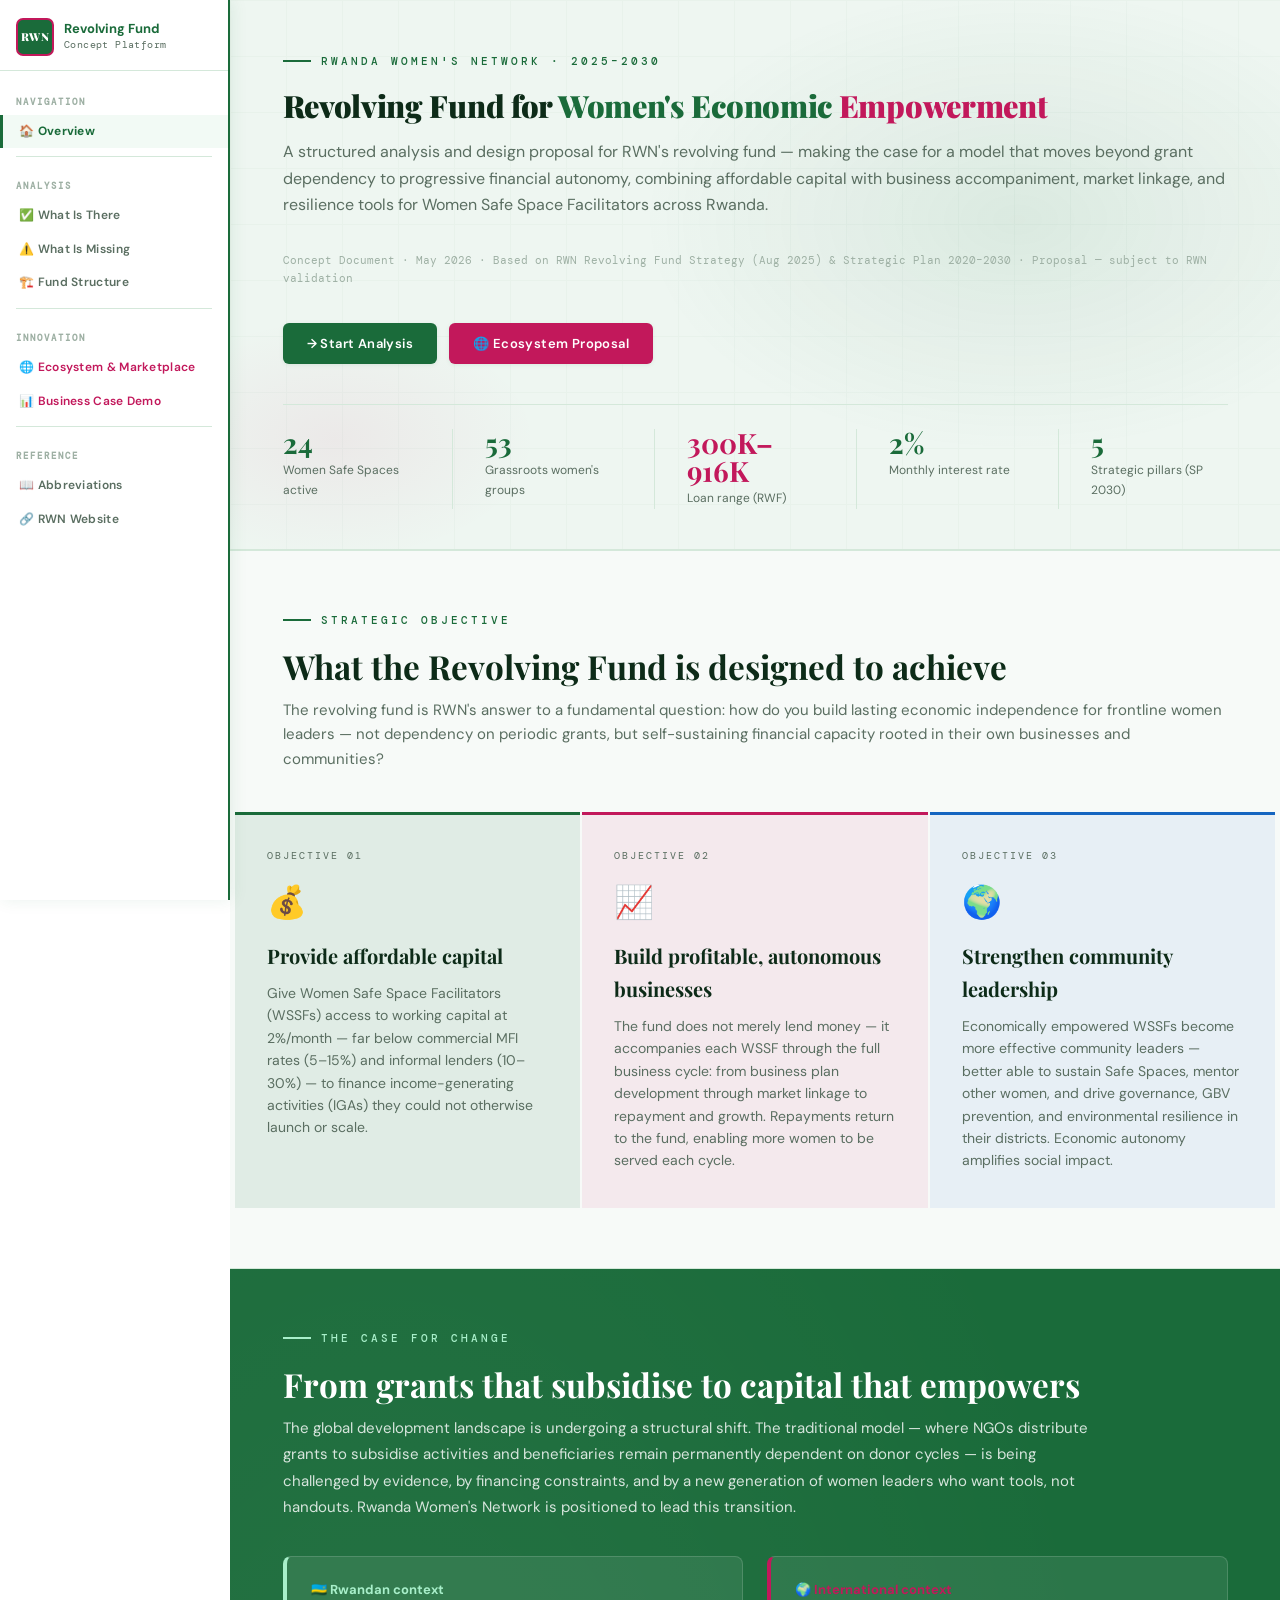
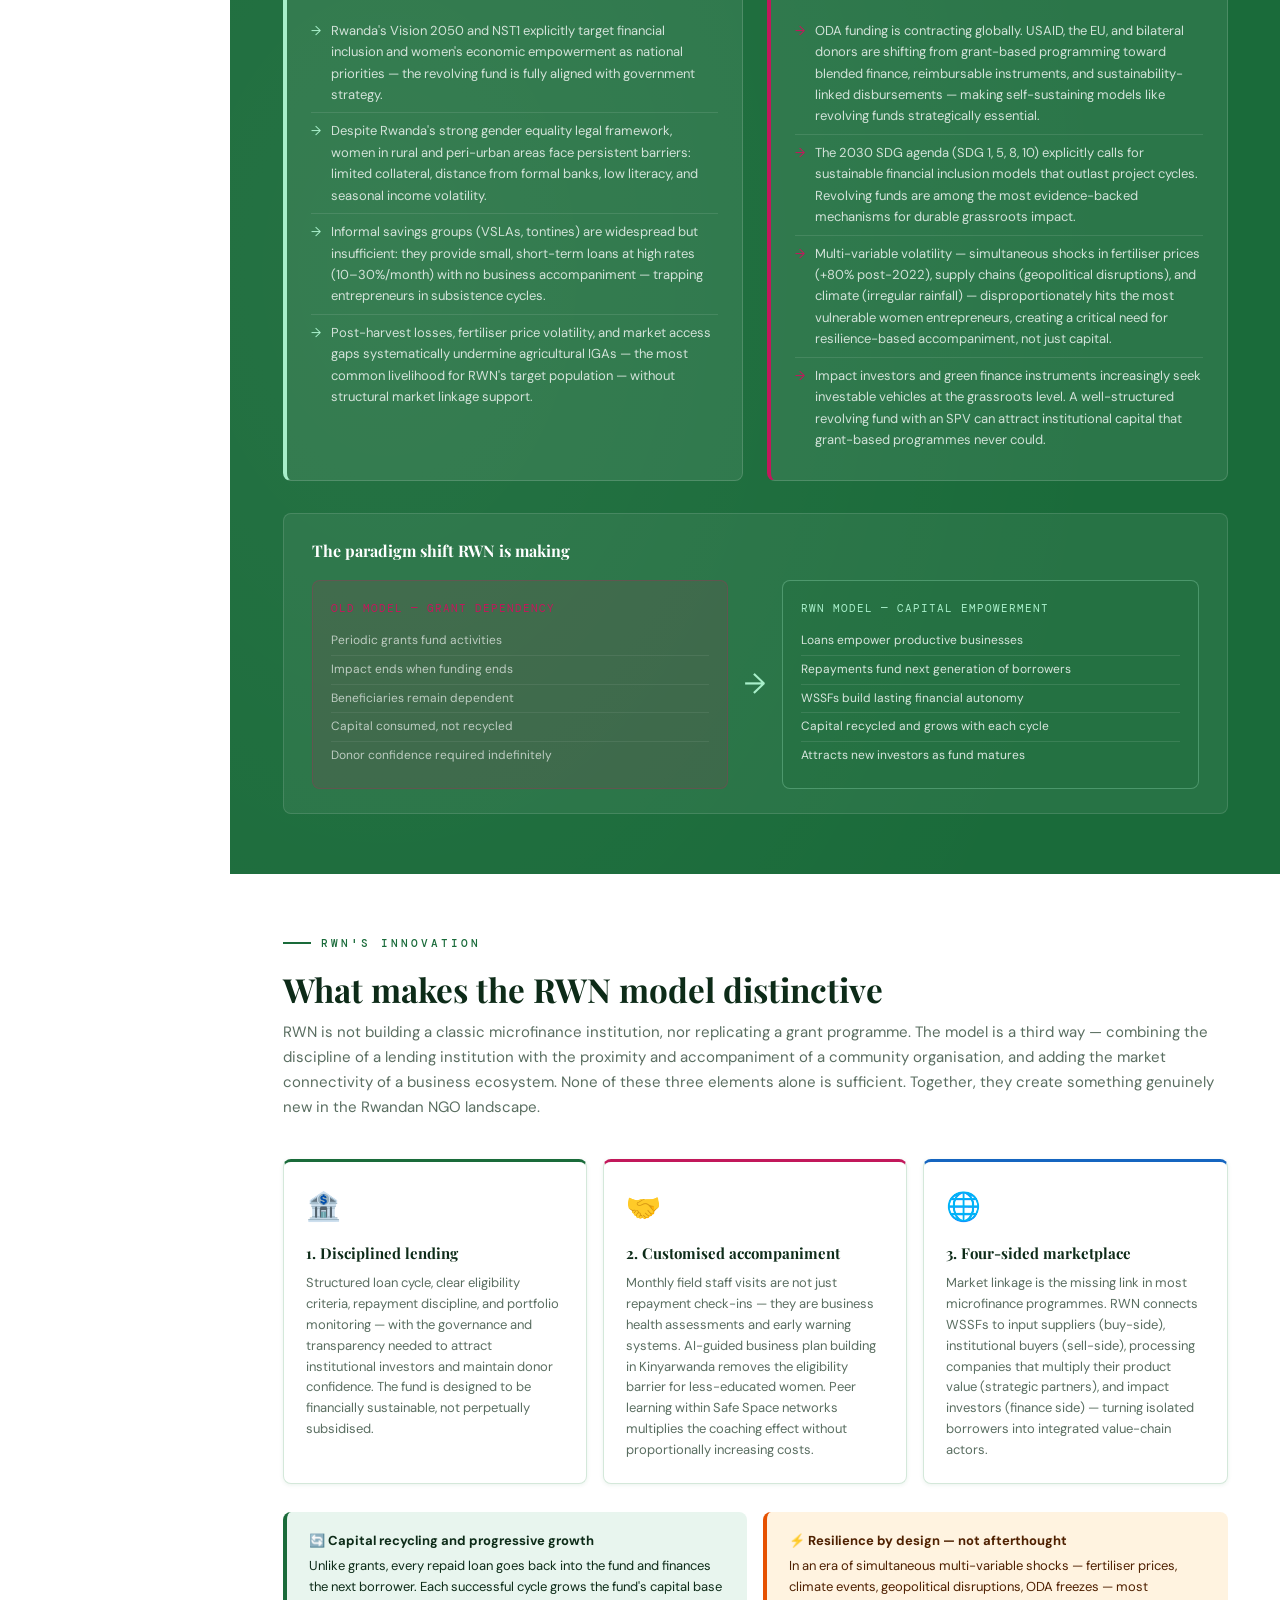
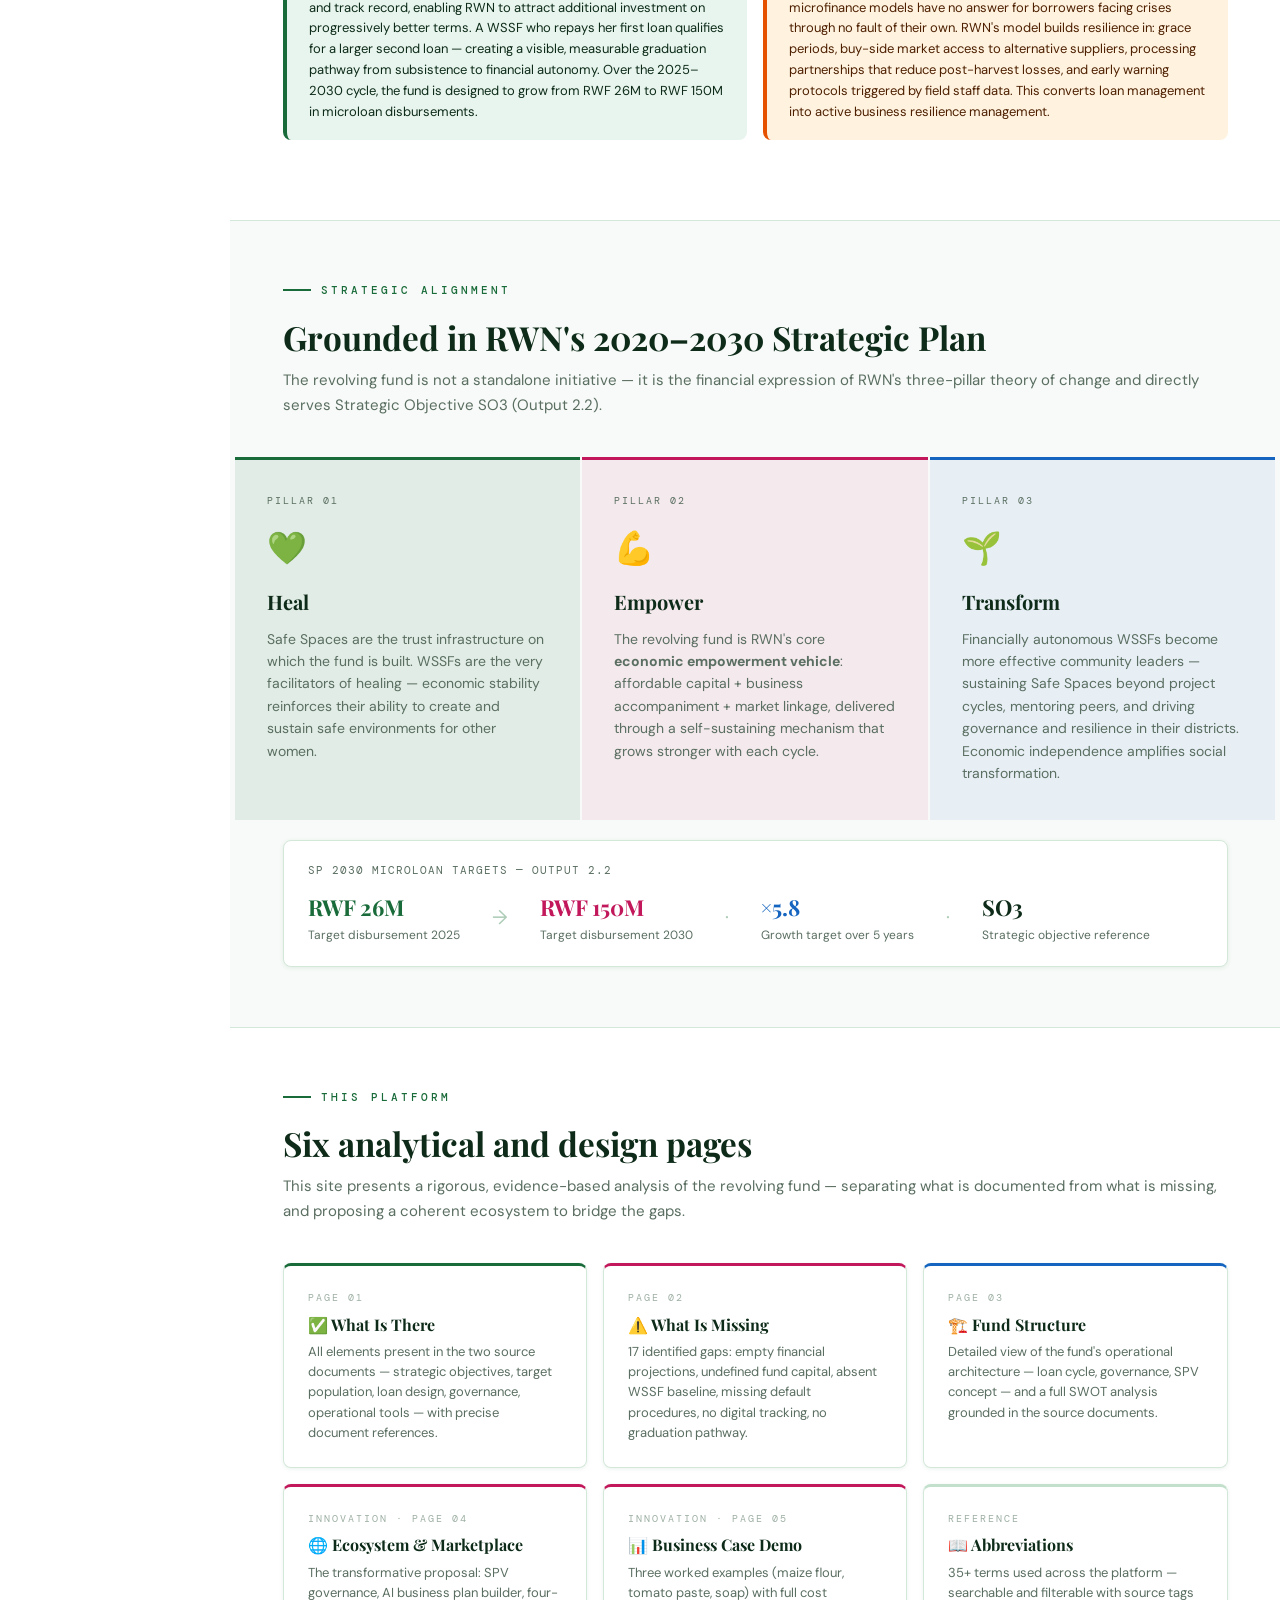
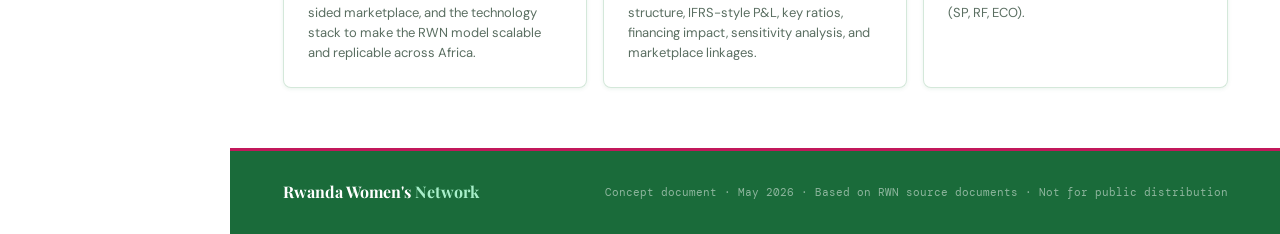
<file: index.html>
<!DOCTYPE html>
<html lang="en">
<head>
<meta charset="UTF-8">
<meta name="viewport" content="width=device-width, initial-scale=1.0">
<title>RWN Revolving Fund — Overview</title>
<link rel="stylesheet" href="shared.css">
<style>
.pillar-grid { display: grid; grid-template-columns: repeat(3, 1fr); gap: 2px; margin: 0 -48px; }
@media(max-width:860px){ .pillar-grid { grid-template-columns: 1fr; margin: 0; } }
@media(max-width:860px){ .context-grid { grid-template-columns: 1fr !important; } }
@media(max-width:860px){ .paradigm-grid { grid-template-columns: 1fr !important; } }
@media(max-width:860px){ .paradigm-grid > div:nth-child(2) { display: none; } }
@media(max-width:860px){ .innov-3-grid { grid-template-columns: 1fr !important; } }
@media(max-width:860px){ .callout-2-grid { grid-template-columns: 1fr !important; } }
.pillar { padding: 36px 32px; position: relative; overflow: hidden; }
.pillar-heal   { background: rgba(26,107,58,0.10); }
.pillar-empower{ background: rgba(194,24,91,0.07); }
.pillar-transform{ background: rgba(21,101,192,0.07); }
.pillar::after { content:''; position:absolute; top:0; left:0; right:0; height:3px; }
.pillar-heal::after   { background: var(--g-deep); }
.pillar-empower::after { background: var(--mag); }
.pillar-transform::after { background: var(--blue); }
.pillar-num { font-family: var(--font-m); font-size: 10px; letter-spacing: 2px; text-transform: uppercase; color: var(--text-muted); margin-bottom: 12px; }
.pillar-icon { font-size: 32px; margin-bottom: 10px; }
.pillar-name { font-family: var(--font-d); font-size: 20px; font-weight: 700; margin-bottom: 10px; color: var(--text-head); }
.pillar-desc { font-size: 14px; color: var(--text-muted); line-height: 1.6; }
.link-arrow { display: inline-flex; align-items: center; gap: 6px; font-size: 13px; font-weight: 600; color: var(--g-deep); text-decoration: none; margin-top: 14px; }
.link-arrow:hover { color: var(--mag); }
.page-nav-grid { display: grid; grid-template-columns: repeat(3, 1fr); gap: 16px; }
@media(max-width:860px){ .page-nav-grid { grid-template-columns: 1fr; } }
@media(max-width:860px){ .page-nav-grid { grid-template-columns: 1fr; } }
.pn-card { background: #FFFFFF; border: 1px solid var(--border-lt); border-radius: var(--radius); padding: 24px; transition: all 0.22s; box-shadow: var(--shadow-sm); text-decoration: none; display: block; }
.pn-card:hover { transform: translateY(-3px); box-shadow: var(--shadow-md); }
.pn-card.green { border-top: 3px solid var(--g-deep); }
.pn-card.mag   { border-top: 3px solid var(--mag); }
.pn-card.blue  { border-top: 3px solid var(--blue); }
.pn-num  { font-family: var(--font-m); font-size: 10px; letter-spacing: 2px; text-transform: uppercase; color: var(--text-light); margin-bottom: 8px; }
.pn-title{ font-family: var(--font-d); font-size: 16px; font-weight: 700; color: var(--text-head); margin-bottom: 8px; line-height: 1.2; }
.pn-desc { font-size: 13px; color: var(--text-muted); line-height: 1.55; }
</style>
</head>
<body>

<!-- MOBILE TOP BAR -->
<div class="sb-topbar" id="sb-topbar">
  <div class="sb-topbar-logo">RWN</div>
  <div class="sb-topbar-title">Revolving Fund</div>
  <button class="sb-hamburger" id="sb-hbg" onclick="sbMobileToggle()" aria-label="Menu">
    <span></span><span></span><span></span>
  </button>
</div>
<div class="sb-overlay" id="sb-overlay" onclick="sbMobileClose()"></div>

<!-- SIDEBAR -->
<nav class="rwn-sidebar" id="rwn-sidebar">
  <div class="sb-logo-block">
    <div class="sb-logo">RWN</div>
    <div>
      <div class="sb-brand-main">Revolving Fund</div>
      <div class="sb-brand-sub">Concept Platform</div>
    </div>
  </div>
  <div class="sb-nav">
    <span class="sb-section-label">Navigation</span>
    <a href="index.html" class="active">🏠 Overview</a>
    <div class="sb-divider"></div>
    <span class="sb-section-label">Analysis</span>
    <a href="what-is-there.html">✅ What Is There</a>
    <a href="what-is-missing.html">⚠️ What Is Missing</a>
    <a href="fund-structure.html">🏗️ Fund Structure</a>
    <div class="sb-divider"></div>
    <span class="sb-section-label">Innovation</span>
    <a href="ecosystem.html" class="sb-mag">🌐 Ecosystem &amp; Marketplace</a>
    <a href="business-demo.html" class="sb-mag">📊 Business Case Demo</a>
    <div class="sb-divider"></div>
    <span class="sb-section-label">Reference</span>
    <a href="abbreviations.html">📖 Abbreviations</a>
    <a href="https://rwandawomensnetwork.org" target="_blank">🔗 RWN Website</a>
  </div>
</nav>

<!-- PAGE -->
<div class="page-wrap">

  <!-- HERO -->
  <div class="hero">
    <div class="hero-bg-mesh"></div>
    <div class="hero-grid"></div>
    <div class="hero-content">
      <div class="eyebrow fade-up au-1">Rwanda Women's Network · 2025–2030</div>
      <h1 class="hero-title fade-up au-2">
        Revolving Fund for <span class="accent">Women's Economic</span> <span class="mag-accent">Empowerment</span>
      </h1>
      <p class="hero-lead fade-up au-3">
        A structured analysis and design proposal for RWN's revolving fund — making the case for a model that moves beyond grant dependency to progressive financial autonomy, combining affordable capital with business accompaniment, market linkage, and resilience tools for Women Safe Space Facilitators across Rwanda.
      </p>
      <p class="hero-meta fade-up au-4">Concept Document · May 2026 · Based on RWN Revolving Fund Strategy (Aug 2025) &amp; Strategic Plan 2020–2030 · Proposal — subject to RWN validation</p>
      <div class="fade-up au-5" style="display:flex;gap:12px;flex-wrap:wrap;">
        <a href="what-is-there.html" class="btn btn-green">→ Start Analysis</a>
        <a href="ecosystem.html" class="btn btn-mag">🌐 Ecosystem Proposal</a>
      </div>

      <div class="stats-bar fade-up au-5">
        <div class="stat"><div class="stat-n">24</div><div class="stat-l">Women Safe Spaces active</div></div>
        <div class="stat"><div class="stat-n">53</div><div class="stat-l">Grassroots women's groups</div></div>
        <div class="stat"><div class="stat-n mag">300K–916K</div><div class="stat-l">Loan range (RWF)</div></div>
        <div class="stat"><div class="stat-n">2%</div><div class="stat-l">Monthly interest rate</div></div>
        <div class="stat"><div class="stat-n">5</div><div class="stat-l">Strategic pillars (SP 2030)</div></div>
      </div>
    </div>
  </div>

  <!-- STRATEGIC OBJECTIVE -->
  <div class="section section-alt">
    <div class="eyebrow">Strategic Objective</div>
    <h2 class="section-title">What the Revolving Fund is designed to achieve</h2>
    <p class="section-lead">The revolving fund is RWN's answer to a fundamental question: how do you build lasting economic independence for frontline women leaders — not dependency on periodic grants, but self-sustaining financial capacity rooted in their own businesses and communities?</p>
    <div class="pillar-grid">
      <div class="pillar pillar-heal">
        <div class="pillar-num">Objective 01</div>
        <div class="pillar-icon">💰</div>
        <div class="pillar-name">Provide affordable capital</div>
        <div class="pillar-desc">Give Women Safe Space Facilitators (WSSFs) access to working capital at 2%/month — far below commercial MFI rates (5–15%) and informal lenders (10–30%) — to finance income-generating activities (IGAs) they could not otherwise launch or scale.</div>
      </div>
      <div class="pillar pillar-empower">
        <div class="pillar-num">Objective 02</div>
        <div class="pillar-icon">📈</div>
        <div class="pillar-name">Build profitable, autonomous businesses</div>
        <div class="pillar-desc">The fund does not merely lend money — it accompanies each WSSF through the full business cycle: from business plan development through market linkage to repayment and growth. Repayments return to the fund, enabling more women to be served each cycle.</div>
      </div>
      <div class="pillar pillar-transform">
        <div class="pillar-num">Objective 03</div>
        <div class="pillar-icon">🌍</div>
        <div class="pillar-name">Strengthen community leadership</div>
        <div class="pillar-desc">Economically empowered WSSFs become more effective community leaders — better able to sustain Safe Spaces, mentor other women, and drive governance, GBV prevention, and environmental resilience in their districts. Economic autonomy amplifies social impact.</div>
      </div>
    </div>
  </div>

  <!-- THE CASE FOR CHANGE -->
  <div class="section section-green">
    <div style="position:absolute;inset:0;opacity:0.05;background:radial-gradient(ellipse 70% 90% at 15% 50%,#fff,transparent);pointer-events:none;"></div>
    <div style="position:relative;z-index:2;">
      <div class="eyebrow" style="color:#A8EFCA;">The Case for Change</div>
      <h2 class="section-title" style="color:#FFFFFF;">From grants that subsidise to capital that empowers</h2>
      <p style="font-size:15px;color:rgba(255,255,255,0.82);line-height:1.75;margin-bottom:36px;max-width:820px;">The global development landscape is undergoing a structural shift. The traditional model — where NGOs distribute grants to subsidise activities and beneficiaries remain permanently dependent on donor cycles — is being challenged by evidence, by financing constraints, and by a new generation of women leaders who want tools, not handouts. Rwanda Women's Network is positioned to lead this transition.</p>

      <div style="display:grid;grid-template-columns:1fr 1fr;gap:24px;margin-bottom:32px;" class="context-grid">
        <!-- Local context -->
        <div style="background:rgba(255,255,255,0.08);border:1px solid rgba(255,255,255,0.15);border-left:4px solid #A8EFCA;border-radius:var(--radius);padding:22px 24px;">
          <div style="font-size:13px;font-weight:700;color:#A8EFCA;margin-bottom:12px;display:flex;align-items:center;gap:8px;">🇷🇼 Rwandan context</div>
          <ul style="list-style:none;margin:0;padding:0;">
            <li style="font-size:13px;color:rgba(255,255,255,0.78);padding:7px 0;border-bottom:1px solid rgba(255,255,255,0.1);display:flex;gap:10px;"><span style="color:#A8EFCA;flex-shrink:0;">→</span>Rwanda's Vision 2050 and NST1 explicitly target financial inclusion and women's economic empowerment as national priorities — the revolving fund is fully aligned with government strategy.</li>
            <li style="font-size:13px;color:rgba(255,255,255,0.78);padding:7px 0;border-bottom:1px solid rgba(255,255,255,0.1);display:flex;gap:10px;"><span style="color:#A8EFCA;flex-shrink:0;">→</span>Despite Rwanda's strong gender equality legal framework, women in rural and peri-urban areas face persistent barriers: limited collateral, distance from formal banks, low literacy, and seasonal income volatility.</li>
            <li style="font-size:13px;color:rgba(255,255,255,0.78);padding:7px 0;border-bottom:1px solid rgba(255,255,255,0.1);display:flex;gap:10px;"><span style="color:#A8EFCA;flex-shrink:0;">→</span>Informal savings groups (VSLAs, tontines) are widespread but insufficient: they provide small, short-term loans at high rates (10–30%/month) with no business accompaniment — trapping entrepreneurs in subsistence cycles.</li>
            <li style="font-size:13px;color:rgba(255,255,255,0.78);padding:7px 0;display:flex;gap:10px;"><span style="color:#A8EFCA;flex-shrink:0;">→</span>Post-harvest losses, fertiliser price volatility, and market access gaps systematically undermine agricultural IGAs — the most common livelihood for RWN's target population — without structural market linkage support.</li>
          </ul>
        </div>
        <!-- International context -->
        <div style="background:rgba(255,255,255,0.08);border:1px solid rgba(255,255,255,0.15);border-left:4px solid var(--mag);border-radius:var(--radius);padding:22px 24px;">
          <div style="font-size:13px;font-weight:700;color:var(--mag);margin-bottom:12px;display:flex;align-items:center;gap:8px;">🌍 International context</div>
          <ul style="list-style:none;margin:0;padding:0;">
            <li style="font-size:13px;color:rgba(255,255,255,0.78);padding:7px 0;border-bottom:1px solid rgba(255,255,255,0.1);display:flex;gap:10px;"><span style="color:var(--mag);flex-shrink:0;">→</span>ODA funding is contracting globally. USAID, the EU, and bilateral donors are shifting from grant-based programming toward blended finance, reimbursable instruments, and sustainability-linked disbursements — making self-sustaining models like revolving funds strategically essential.</li>
            <li style="font-size:13px;color:rgba(255,255,255,0.78);padding:7px 0;border-bottom:1px solid rgba(255,255,255,0.1);display:flex;gap:10px;"><span style="color:var(--mag);flex-shrink:0;">→</span>The 2030 SDG agenda (SDG 1, 5, 8, 10) explicitly calls for sustainable financial inclusion models that outlast project cycles. Revolving funds are among the most evidence-backed mechanisms for durable grassroots impact.</li>
            <li style="font-size:13px;color:rgba(255,255,255,0.78);padding:7px 0;border-bottom:1px solid rgba(255,255,255,0.1);display:flex;gap:10px;"><span style="color:var(--mag);flex-shrink:0;">→</span>Multi-variable volatility — simultaneous shocks in fertiliser prices (+80% post-2022), supply chains (geopolitical disruptions), and climate (irregular rainfall) — disproportionately hits the most vulnerable women entrepreneurs, creating a critical need for resilience-based accompaniment, not just capital.</li>
            <li style="font-size:13px;color:rgba(255,255,255,0.78);padding:7px 0;display:flex;gap:10px;"><span style="color:var(--mag);flex-shrink:0;">→</span>Impact investors and green finance instruments increasingly seek investable vehicles at the grassroots level. A well-structured revolving fund with an SPV can attract institutional capital that grant-based programmes never could.</li>
          </ul>
        </div>
      </div>

      <!-- The shift -->
      <div style="background:rgba(255,255,255,0.06);border:1px solid rgba(255,255,255,0.12);border-radius:var(--radius);padding:24px 28px;">
        <div style="font-family:var(--font-d);font-size:16px;font-weight:700;color:#FFFFFF;margin-bottom:16px;">The paradigm shift RWN is making</div>
        <div style="display:grid;grid-template-columns:1fr auto 1fr;gap:16px;align-items:center;" class="paradigm-grid">
          <div style="background:rgba(194,24,91,0.12);border:1px solid rgba(194,24,91,0.25);border-radius:8px;padding:18px;">
            <div style="font-size:11px;font-family:var(--font-m);letter-spacing:1px;text-transform:uppercase;color:var(--mag);margin-bottom:10px;">Old model — Grant dependency</div>
            <ul style="list-style:none;padding:0;margin:0;">
              <li style="font-size:12px;color:rgba(255,255,255,0.65);padding:4px 0;border-bottom:1px solid rgba(255,255,255,0.07);">Periodic grants fund activities</li>
              <li style="font-size:12px;color:rgba(255,255,255,0.65);padding:4px 0;border-bottom:1px solid rgba(255,255,255,0.07);">Impact ends when funding ends</li>
              <li style="font-size:12px;color:rgba(255,255,255,0.65);padding:4px 0;border-bottom:1px solid rgba(255,255,255,0.07);">Beneficiaries remain dependent</li>
              <li style="font-size:12px;color:rgba(255,255,255,0.65);padding:4px 0;border-bottom:1px solid rgba(255,255,255,0.07);">Capital consumed, not recycled</li>
              <li style="font-size:12px;color:rgba(255,255,255,0.65);padding:4px 0;">Donor confidence required indefinitely</li>
            </ul>
          </div>
          <div style="font-size:28px;text-align:center;color:#A8EFCA;">→</div>
          <div style="background:rgba(26,107,58,0.2);border:1px solid rgba(168,239,202,0.3);border-radius:8px;padding:18px;">
            <div style="font-size:11px;font-family:var(--font-m);letter-spacing:1px;text-transform:uppercase;color:#A8EFCA;margin-bottom:10px;">RWN Model — Capital empowerment</div>
            <ul style="list-style:none;padding:0;margin:0;">
              <li style="font-size:12px;color:rgba(255,255,255,0.82);padding:4px 0;border-bottom:1px solid rgba(255,255,255,0.1);">Loans empower productive businesses</li>
              <li style="font-size:12px;color:rgba(255,255,255,0.82);padding:4px 0;border-bottom:1px solid rgba(255,255,255,0.1);">Repayments fund next generation of borrowers</li>
              <li style="font-size:12px;color:rgba(255,255,255,0.82);padding:4px 0;border-bottom:1px solid rgba(255,255,255,0.1);">WSSFs build lasting financial autonomy</li>
              <li style="font-size:12px;color:rgba(255,255,255,0.82);padding:4px 0;border-bottom:1px solid rgba(255,255,255,0.1);">Capital recycled and grows with each cycle</li>
              <li style="font-size:12px;color:rgba(255,255,255,0.82);padding:4px 0;">Attracts new investors as fund matures</li>
            </ul>
          </div>
        </div>
      </div>
    </div>
  </div>

  <!-- RWN INNOVATION -->
  <div class="section">
    <div class="eyebrow">RWN's Innovation</div>
    <h2 class="section-title">What makes the RWN model distinctive</h2>
    <p class="section-lead">RWN is not building a classic microfinance institution, nor replicating a grant programme. The model is a third way — combining the discipline of a lending institution with the proximity and accompaniment of a community organisation, and adding the market connectivity of a business ecosystem. None of these three elements alone is sufficient. Together, they create something genuinely new in the Rwandan NGO landscape.</p>

    <div style="display:grid;grid-template-columns:repeat(3,1fr);gap:16px;margin-bottom:28px;" class="innov-3-grid">
      <div style="background:#FFF;border:1px solid var(--border-lt);border-top:3px solid var(--g-deep);border-radius:var(--radius);padding:22px;box-shadow:var(--shadow-sm);">
        <div style="font-size:28px;margin-bottom:10px;">🏦</div>
        <div style="font-family:var(--font-d);font-size:15px;font-weight:700;color:var(--text-head);margin-bottom:8px;">1. Disciplined lending</div>
        <div style="font-size:13px;color:var(--text-muted);line-height:1.6;">Structured loan cycle, clear eligibility criteria, repayment discipline, and portfolio monitoring — with the governance and transparency needed to attract institutional investors and maintain donor confidence. The fund is designed to be financially sustainable, not perpetually subsidised.</div>
      </div>
      <div style="background:#FFF;border:1px solid var(--border-lt);border-top:3px solid var(--mag);border-radius:var(--radius);padding:22px;box-shadow:var(--shadow-sm);">
        <div style="font-size:28px;margin-bottom:10px;">🤝</div>
        <div style="font-family:var(--font-d);font-size:15px;font-weight:700;color:var(--text-head);margin-bottom:8px;">2. Customised accompaniment</div>
        <div style="font-size:13px;color:var(--text-muted);line-height:1.6;">Monthly field staff visits are not just repayment check-ins — they are business health assessments and early warning systems. AI-guided business plan building in Kinyarwanda removes the eligibility barrier for less-educated women. Peer learning within Safe Space networks multiplies the coaching effect without proportionally increasing costs.</div>
      </div>
      <div style="background:#FFF;border:1px solid var(--border-lt);border-top:3px solid var(--blue);border-radius:var(--radius);padding:22px;box-shadow:var(--shadow-sm);">
        <div style="font-size:28px;margin-bottom:10px;">🌐</div>
        <div style="font-family:var(--font-d);font-size:15px;font-weight:700;color:var(--text-head);margin-bottom:8px;">3. Four-sided marketplace</div>
        <div style="font-size:13px;color:var(--text-muted);line-height:1.6;">Market linkage is the missing link in most microfinance programmes. RWN connects WSSFs to input suppliers (buy-side), institutional buyers (sell-side), processing companies that multiply their product value (strategic partners), and impact investors (finance side) — turning isolated borrowers into integrated value-chain actors.</div>
      </div>
    </div>

    <!-- Two additional innovation points -->
    <div style="display:grid;grid-template-columns:1fr 1fr;gap:16px;" class="callout-2-grid">
      <div class="callout callout-green">
        <div class="callout-title">🔄 Capital recycling and progressive growth</div>
        <div class="callout-body">Unlike grants, every repaid loan goes back into the fund and finances the next borrower. Each successful cycle grows the fund's capital base and track record, enabling RWN to attract additional investment on progressively better terms. A WSSF who repays her first loan qualifies for a larger second loan — creating a visible, measurable graduation pathway from subsistence to financial autonomy. Over the 2025–2030 cycle, the fund is designed to grow from RWF 26M to RWF 150M in microloan disbursements.</div>
      </div>
      <div class="callout callout-amber">
        <div class="callout-title">⚡ Resilience by design — not afterthought</div>
        <div class="callout-body">In an era of simultaneous multi-variable shocks — fertiliser prices, climate events, geopolitical disruptions, ODA freezes — most microfinance models have no answer for borrowers facing crises through no fault of their own. RWN's model builds resilience in: grace periods, buy-side market access to alternative suppliers, processing partnerships that reduce post-harvest losses, and early warning protocols triggered by field staff data. This converts loan management into active business resilience management.</div>
      </div>
    </div>
  </div>

  <!-- SP ALIGNMENT -->
  <div class="section section-alt">
    <div class="eyebrow">Strategic alignment</div>
    <h2 class="section-title">Grounded in RWN's 2020–2030 Strategic Plan</h2>
    <p class="section-lead">The revolving fund is not a standalone initiative — it is the financial expression of RWN's three-pillar theory of change and directly serves Strategic Objective SO3 (Output 2.2).</p>
    <div class="pillar-grid">
      <div class="pillar pillar-heal">
        <div class="pillar-num">Pillar 01</div>
        <div class="pillar-icon">💚</div>
        <div class="pillar-name">Heal</div>
        <div class="pillar-desc">Safe Spaces are the trust infrastructure on which the fund is built. WSSFs are the very facilitators of healing — economic stability reinforces their ability to create and sustain safe environments for other women.</div>
      </div>
      <div class="pillar pillar-empower">
        <div class="pillar-num">Pillar 02</div>
        <div class="pillar-icon">💪</div>
        <div class="pillar-name">Empower</div>
        <div class="pillar-desc">The revolving fund is RWN's core <strong>economic empowerment vehicle</strong>: affordable capital + business accompaniment + market linkage, delivered through a self-sustaining mechanism that grows stronger with each cycle.</div>
      </div>
      <div class="pillar pillar-transform">
        <div class="pillar-num">Pillar 03</div>
        <div class="pillar-icon">🌱</div>
        <div class="pillar-name">Transform</div>
        <div class="pillar-desc">Financially autonomous WSSFs become more effective community leaders — sustaining Safe Spaces beyond project cycles, mentoring peers, and driving governance and resilience in their districts. Economic independence amplifies social transformation.</div>
      </div>
    </div>
    <div style="margin-top:20px;background:#FFF;border:1px solid var(--border-lt);border-radius:var(--radius);padding:20px 24px;box-shadow:var(--shadow-sm);">
      <div style="font-size:11px;font-family:var(--font-m);letter-spacing:1px;text-transform:uppercase;color:var(--text-muted);margin-bottom:10px;">SP 2030 Microloan targets — Output 2.2</div>
      <div style="display:flex;gap:32px;flex-wrap:wrap;">
        <div><div style="font-family:var(--font-d);font-size:22px;font-weight:700;color:var(--g-deep);">RWF 26M</div><div style="font-size:12px;color:var(--text-muted);">Target disbursement 2025</div></div>
        <div style="color:var(--border-md);font-size:20px;align-self:center;">→</div>
        <div><div style="font-family:var(--font-d);font-size:22px;font-weight:700;color:var(--mag);">RWF 150M</div><div style="font-size:12px;color:var(--text-muted);">Target disbursement 2030</div></div>
        <div style="color:var(--border-md);font-size:20px;align-self:center;">·</div>
        <div><div style="font-family:var(--font-d);font-size:22px;font-weight:700;color:var(--blue);">×5.8</div><div style="font-size:12px;color:var(--text-muted);">Growth target over 5 years</div></div>
        <div style="color:var(--border-md);font-size:20px;align-self:center;">·</div>
        <div><div style="font-family:var(--font-d);font-size:22px;font-weight:700;color:var(--text-head);">SO3</div><div style="font-size:12px;color:var(--text-muted);">Strategic objective reference</div></div>
      </div>
    </div>
  </div>

  <!-- PAGES NAV -->
  <div class="section">
    <div class="eyebrow">This Platform</div>
    <h2 class="section-title">Six analytical and design pages</h2>
    <p class="section-lead">This site presents a rigorous, evidence-based analysis of the revolving fund — separating what is documented from what is missing, and proposing a coherent ecosystem to bridge the gaps.</p>
    <div class="page-nav-grid">
      <a href="what-is-there.html" class="pn-card green">
        <div class="pn-num">Page 01</div>
        <div class="pn-title">✅ What Is There</div>
        <div class="pn-desc">All elements present in the two source documents — strategic objectives, target population, loan design, governance, operational tools — with precise document references.</div>
      </a>
      <a href="what-is-missing.html" class="pn-card mag">
        <div class="pn-num">Page 02</div>
        <div class="pn-title">⚠️ What Is Missing</div>
        <div class="pn-desc">17 identified gaps: empty financial projections, undefined fund capital, absent WSSF baseline, missing default procedures, no digital tracking, no graduation pathway.</div>
      </a>
      <a href="fund-structure.html" class="pn-card blue">
        <div class="pn-num">Page 03</div>
        <div class="pn-title">🏗️ Fund Structure</div>
        <div class="pn-desc">Detailed view of the fund's operational architecture — loan cycle, governance, SPV concept — and a full SWOT analysis grounded in the source documents.</div>
      </a>
      <a href="ecosystem.html" class="pn-card mag" style="border-top-color:var(--mag);">
        <div class="pn-num">Innovation · Page 04</div>
        <div class="pn-title">🌐 Ecosystem &amp; Marketplace</div>
        <div class="pn-desc">The transformative proposal: SPV governance, AI business plan builder, four-sided marketplace, and the technology stack to make the RWN model scalable and replicable across Africa.</div>
      </a>
      <a href="business-demo.html" class="pn-card mag" style="border-top-color:var(--mag);">
        <div class="pn-num">Innovation · Page 05</div>
        <div class="pn-title">📊 Business Case Demo</div>
        <div class="pn-desc">Three worked examples (maize flour, tomato paste, soap) with full cost structure, IFRS-style P&amp;L, key ratios, financing impact, sensitivity analysis, and marketplace linkages.</div>
      </a>
      <a href="abbreviations.html" class="pn-card green" style="border-top-color:var(--g-lt);">
        <div class="pn-num">Reference</div>
        <div class="pn-title">📖 Abbreviations</div>
        <div class="pn-desc">35+ terms used across the platform — searchable and filterable with source tags (SP, RF, ECO).</div>
      </a>
    </div>
  </div>

  <!-- FOOTER -->
  <footer class="rwn-footer">
    <div class="footer-brand">Rwanda Women's <span>Network</span></div>
    <div class="footer-meta">Concept document · May 2026 · Based on RWN source documents · Not for public distribution</div>
  </footer>
</div>

<script src="nav.js"></script>
</body>
</html>
</file>
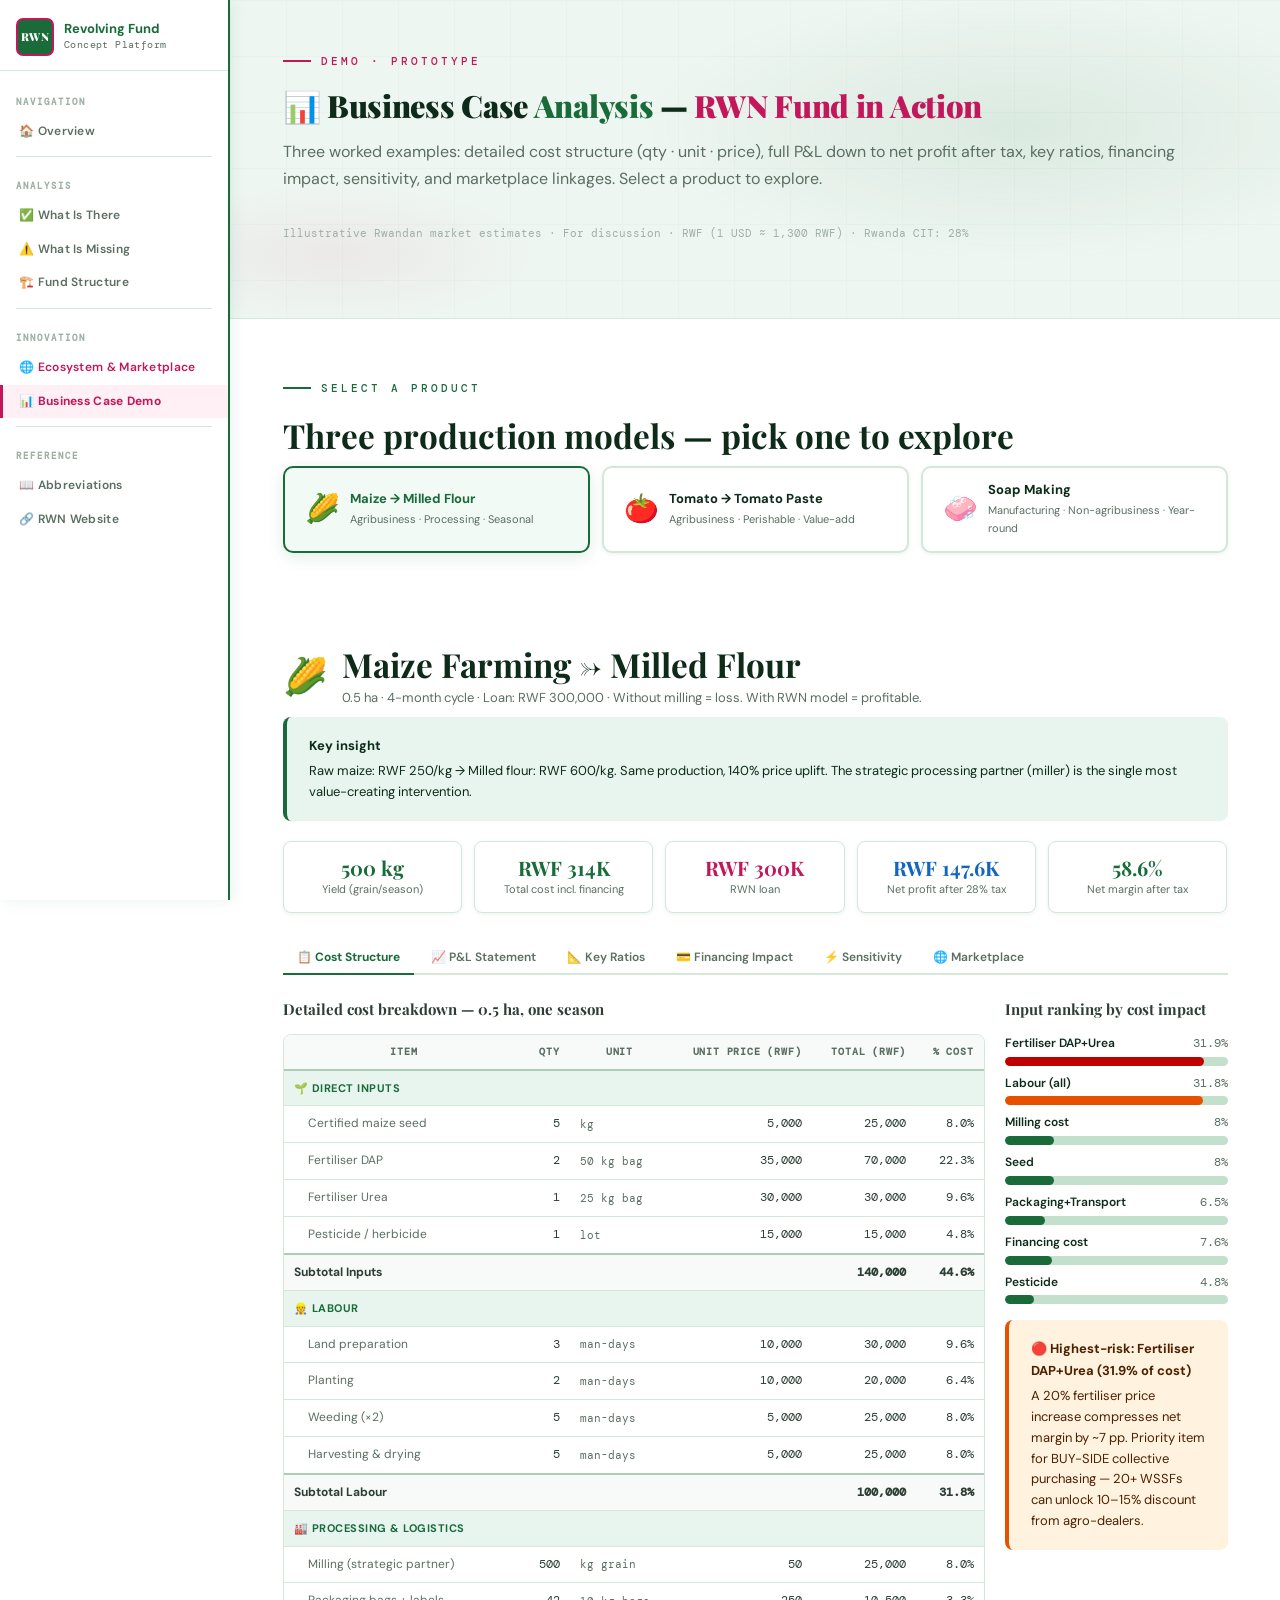
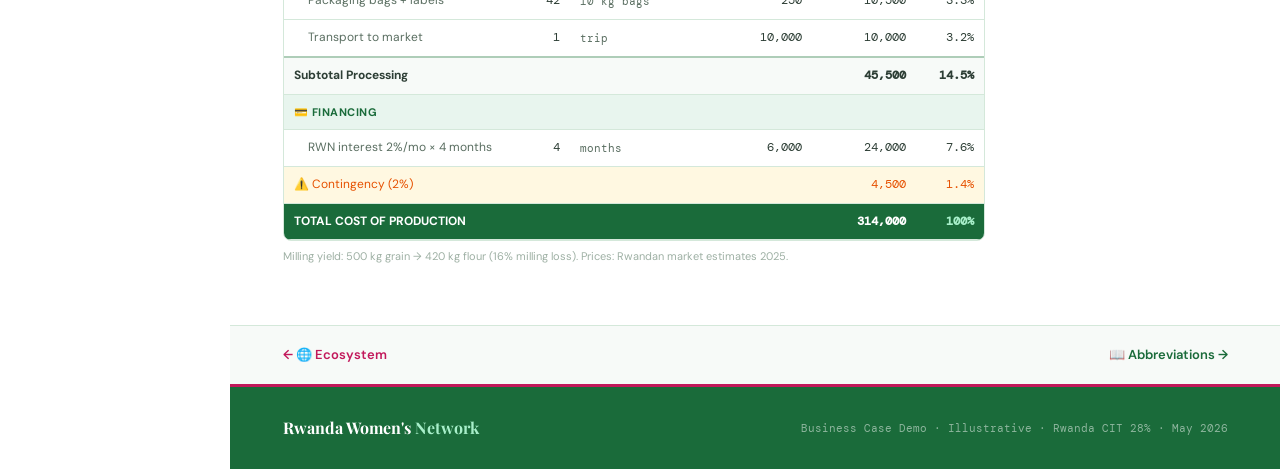
<file: business-demo.html>
<!DOCTYPE html>
<html lang="en">
<head>
<meta charset="UTF-8">
<meta name="viewport" content="width=device-width, initial-scale=1.0">
<title>RWN — Business Case Demo</title>
<link rel="stylesheet" href="shared.css">
<style>
.product-tabs{display:flex;gap:12px;flex-wrap:wrap;margin-bottom:32px;}
.ptab{display:flex;align-items:center;gap:10px;padding:14px 20px;border-radius:10px;cursor:pointer;border:2px solid var(--border-lt);background:#FFF;transition:all .22s;box-shadow:var(--shadow-sm);flex:1;min-width:200px;}
.ptab:hover{border-color:var(--g-lt);box-shadow:var(--shadow-md);transform:translateY(-2px);}
.ptab.active{border-color:var(--g-deep);background:var(--g-xpale);box-shadow:var(--shadow-md);}
.ptab-icon{font-size:28px;flex-shrink:0;} .ptab-label{font-size:13px;font-weight:700;color:var(--text-head);line-height:1.3;}
.ptab-sub{font-size:11px;color:var(--text-muted);margin-top:2px;} .ptab.active .ptab-label{color:var(--g-deep);}
.product-panel{display:none;} .product-panel.active{display:block;}
.kpi-row{display:grid;grid-template-columns:repeat(5,1fr);gap:12px;margin-bottom:28px;}
@media(max-width:860px){.kpi-row{grid-template-columns:1fr 1fr;}}
.kpi{background:#FFF;border:1px solid var(--border-lt);border-radius:var(--radius);padding:16px 14px;text-align:center;box-shadow:var(--shadow-sm);}
.kpi-val{font-family:var(--font-d);font-size:20px;font-weight:700;color:var(--g-deep);line-height:1;margin-bottom:4px;}
.kpi-val.mag{color:var(--mag);} .kpi-val.blue{color:var(--blue);}
.kpi-lbl{font-size:11px;color:var(--text-muted);line-height:1.3;}
/* Cost table with qty/unit/price */
.cost-table{width:100%;border-collapse:collapse;font-size:12.5px;min-width:700px;}
.cost-table th{padding:9px 10px;background:var(--surface-1);font-family:var(--font-m);font-size:10px;letter-spacing:.8px;text-transform:uppercase;color:var(--text-muted);font-weight:600;border-bottom:2px solid var(--border-md);white-space:nowrap;}
.cost-table td{padding:8px 10px;border-bottom:1px solid var(--border-lt);font-size:12px;}
.cost-table .num{text-align:right;font-family:var(--font-m);} .cost-table .unit{font-family:var(--font-m);font-size:11px;color:var(--text-muted);}
.cost-table tr.cat-head td{background:var(--g-pale);font-weight:700;color:var(--g-deep);font-size:11px;text-transform:uppercase;letter-spacing:.5px;}
.cost-table tr.sub td:first-child{padding-left:24px;color:var(--text-muted);}
.cost-table tr.subtot td{font-weight:700;background:var(--surface-1);border-top:2px solid var(--border-md);}
.cost-table tr.grandtot td{font-weight:700;color:#FFF;background:var(--g-deep);}
.cost-table tr.grandtot td:last-child{color:#A8EFCA;}
.cost-table tr.warn-row td{background:#FFF8E1;color:var(--amber);}
/* P&L */
.pl-table{width:100%;border-collapse:collapse;font-size:13px;min-width:560px;}
.pl-table th{padding:10px 12px;background:var(--surface-1);font-family:var(--font-m);font-size:10px;letter-spacing:.9px;text-transform:uppercase;color:var(--text-muted);font-weight:600;border-bottom:2px solid var(--border-md);}
.pl-table td{padding:9px 12px;border-bottom:1px solid var(--border-lt);}
.pl-table .num{text-align:right;font-family:var(--font-m);font-size:12px;}
.pl-table tr.hd td{background:var(--g-pale);font-weight:700;color:var(--g-deep);font-size:11px;text-transform:uppercase;letter-spacing:.5px;}
.pl-table tr.sub td:first-child{padding-left:24px;color:var(--text-muted);}
.pl-table tr.subtot td{font-weight:700;background:var(--surface-1);border-top:2px solid var(--border-md);}
.pl-table tr.kpi-pl td{background:var(--g-xpale);font-style:italic;}
/* RWN model column */
.col-rwn{background:rgba(26,107,58,0.07)!important;border-left:3px solid var(--g-deep)!important;}
.col-rwn-head{background:var(--g-deep)!important;color:#FFF!important;border-left:3px solid var(--g-deep)!important;}
.col-rwn-sub{font-size:10px;color:#A8EFCA;font-weight:400;display:block;}
.pl-table tr.grand td{font-weight:700;font-size:14px;border-top:3px solid var(--border-md);}
.pl-table tr.grand td:not(.col-rwn){background:#2D3E35;color:#FFF;}
.pl-table tr.grand .col-rwn{background:var(--g-deep)!important;color:#A8EFCA!important;}
.neg{color:#C00000;} .pos{color:var(--g-deep);}
.pl-pct{font-size:10px;color:var(--text-light);font-family:var(--font-m);}
/* Key ratios */
.ratio-grid{display:grid;grid-template-columns:repeat(3,1fr);gap:14px;margin-bottom:20px;}
@media(max-width:700px){.ratio-grid{grid-template-columns:1fr;}}
.ratio-card{background:#FFF;border:1px solid var(--border-lt);border-radius:var(--radius);padding:16px;box-shadow:var(--shadow-sm);}
.ratio-card.featured{border-top:3px solid var(--g-deep);}
.ratio-card.mag{border-top:3px solid var(--mag);}
.ratio-title{font-size:10px;font-family:var(--font-m);letter-spacing:.8px;text-transform:uppercase;color:var(--text-muted);margin-bottom:6px;}
.ratio-val{font-family:var(--font-d);font-size:22px;font-weight:700;color:var(--g-deep);margin-bottom:4px;}
.ratio-val.mag{color:var(--mag);}
.ratio-sub{font-size:12px;color:var(--text-muted);line-height:1.5;}
.ratio-table{width:100%;border-collapse:collapse;font-size:12.5px;}
.ratio-table th{padding:8px 12px;background:var(--surface-1);font-family:var(--font-m);font-size:10px;letter-spacing:.7px;text-transform:uppercase;color:var(--text-muted);font-weight:600;border-bottom:2px solid var(--border-md);}
.ratio-table td{padding:9px 12px;border-bottom:1px solid var(--border-lt);font-size:12px;}
.ratio-table td:not(:first-child){text-align:right;font-family:var(--font-m);}
/* Sensitivity */
.sens-table{width:100%;border-collapse:collapse;font-size:12px;min-width:540px;}
.sens-table th{padding:8px 10px;background:var(--surface-1);font-family:var(--font-m);font-size:10px;letter-spacing:.7px;text-transform:uppercase;color:var(--text-muted);font-weight:600;text-align:center;border-bottom:2px solid var(--border-md);}
.sens-table th:first-child{text-align:left;}
.sens-table td{padding:8px 10px;border-bottom:1px solid var(--border-lt);text-align:center;font-family:var(--font-m);font-size:11.5px;}
.sens-table td:first-child{text-align:left;font-family:var(--font-b);font-weight:600;font-size:12px;}
.cell-green{background:#E8F5EE;color:var(--g-deep);font-weight:700;}
.cell-yellow{background:#FFF8E1;color:#7A4000;}
.cell-red{background:#FFEBEE;color:#C00000;font-weight:700;}
/* Marketplace */
.mkt-link{display:flex;gap:12px;align-items:flex-start;padding:14px;background:#FFF;border:1px solid var(--border-lt);border-radius:var(--radius);margin-bottom:10px;box-shadow:var(--shadow-sm);}
.mkt-link-icon{width:38px;height:38px;border-radius:8px;display:flex;align-items:center;justify-content:center;font-size:17px;flex-shrink:0;}
.ml-buy{background:var(--g-pale);} .ml-sell{background:var(--blue-lt);}
.ml-proc{background:var(--amber-lt);} .ml-fin{background:var(--mag-lt);}
.mkt-link-title{font-size:13px;font-weight:700;color:var(--text-head);margin-bottom:3px;}
.mkt-link-desc{font-size:12px;color:var(--text-muted);line-height:1.5;}
.mkt-link-tag{font-size:10px;font-family:var(--font-m);color:var(--text-light);margin-top:4px;}
/* Financing */
.fin-compare{display:grid;grid-template-columns:1fr 1fr 1fr;gap:12px;}
@media(max-width:700px){.fin-compare{grid-template-columns:1fr;}}
.fin-box{border-radius:var(--radius);padding:18px 14px;text-align:center;}
.fin-box.no-rwn{background:#FFEBEE;border:2px solid #FFCDD2;}
.fin-box.rwn{background:var(--g-pale);border:3px solid var(--g-deep);}
.fin-box.ideal{background:var(--blue-lt);border:2px solid #BBDEFB;}
.fin-box-label{font-size:10px;font-family:var(--font-m);letter-spacing:.7px;text-transform:uppercase;margin-bottom:8px;}
.fin-box.no-rwn .fin-box-label{color:#C00000;} .fin-box.rwn .fin-box-label{color:var(--g-deep);} .fin-box.ideal .fin-box-label{color:var(--blue);}
.fin-box-rate{font-family:var(--font-d);font-size:26px;font-weight:900;margin-bottom:4px;}
.fin-box.no-rwn .fin-box-rate{color:#C00000;} .fin-box.rwn .fin-box-rate{color:var(--g-deep);} .fin-box.ideal .fin-box-rate{color:var(--blue);}
.fin-box-cost{font-size:12px;color:var(--text-muted);}
.fin-box-net{font-size:12px;font-weight:700;margin-top:10px;padding-top:10px;border-top:1px solid rgba(0,0,0,.08);}
/* Conclusion */
.conclusion{background:var(--g-deep);border-radius:var(--radius);padding:22px 26px;color:#FFF;margin-top:24px;}
.conclusion h4{font-family:var(--font-d);font-size:16px;color:#A8EFCA;margin-bottom:10px;}
.conclusion ul{list-style:none;}
.conclusion ul li{font-size:13px;color:rgba(255,255,255,.78);padding:5px 0;border-bottom:1px solid rgba(255,255,255,.08);display:flex;gap:8px;}
.conclusion ul li:last-child{border-bottom:none;}
.conclusion ul li::before{content:'→';color:#A8EFCA;flex-shrink:0;}
/* Analysis tabs */
.analysis-tabs{display:flex;gap:3px;flex-wrap:wrap;border-bottom:2px solid var(--border-lt);margin-bottom:22px;}
.atab{padding:8px 14px;font-size:12px;font-weight:600;color:var(--text-muted);cursor:pointer;border-bottom:2px solid transparent;margin-bottom:-2px;border-radius:4px 4px 0 0;background:none;border-left:none;border-right:none;border-top:none;font-family:var(--font-b);transition:all .18s;}
.atab:hover{color:var(--g-deep);background:var(--g-xpale);}
.atab.active{color:var(--g-deep);border-bottom-color:var(--g-deep);font-weight:700;}
.atab-panel{display:none;} .atab-panel.active{display:block;}
/* Input bars */
.input-bar-wrap{margin-bottom:8px;}
.input-bar-label{display:flex;justify-content:space-between;font-size:12px;margin-bottom:3px;}
.input-bar-label .iname{color:var(--text-head);font-weight:600;}
.input-bar-label .ipct{font-family:var(--font-m);color:var(--text-muted);}
.input-bar{height:9px;border-radius:5px;background:var(--g-lt);overflow:hidden;}
.input-bar-fill{height:100%;border-radius:5px;transition:width .5s;}
.input-bar-fill.high{background:#C00000;} .input-bar-fill.med{background:var(--amber);} .input-bar-fill.low{background:var(--g-deep);}
</style>
</head>
<body>
<div class="sb-topbar" id="sb-topbar">
  <div class="sb-topbar-logo">RWN</div>
  <div class="sb-topbar-title">Business Cases</div>
  <button class="sb-hamburger" id="sb-hbg" onclick="sbMobileToggle()" aria-label="Menu"><span></span><span></span><span></span></button>
</div>
<div class="sb-overlay" id="sb-overlay" onclick="sbMobileClose()"></div>
<nav class="rwn-sidebar" id="rwn-sidebar">
  <div class="sb-logo-block">
    <div class="sb-logo">RWN</div>
    <div><div class="sb-brand-main">Revolving Fund</div><div class="sb-brand-sub">Concept Platform</div></div>
  </div>
  <div class="sb-nav">
    <span class="sb-section-label">Navigation</span>
    <a href="index.html">🏠 Overview</a>
    <div class="sb-divider"></div>
    <span class="sb-section-label">Analysis</span>
    <a href="what-is-there.html">✅ What Is There</a>
    <a href="what-is-missing.html">⚠️ What Is Missing</a>
    <a href="fund-structure.html">🏗️ Fund Structure</a>
    <div class="sb-divider"></div>
    <span class="sb-section-label">Innovation</span>
    <a href="ecosystem.html" class="sb-mag">🌐 Ecosystem &amp; Marketplace</a>
    <a href="business-demo.html" class="active sb-mag">📊 Business Case Demo</a>
    <div class="sb-divider"></div>
    <span class="sb-section-label">Reference</span>
    <a href="abbreviations.html">📖 Abbreviations</a>
    <a href="https://rwandawomensnetwork.org" target="_blank">🔗 RWN Website</a>
  </div>
</nav>
<div class="page-wrap">
  <div class="hero">
    <div class="hero-bg-mesh"></div><div class="hero-grid"></div>
    <div class="hero-content">
      <div class="eyebrow mag fade-up au-1">Demo · Prototype</div>
      <h1 class="hero-title fade-up au-2">📊 Business Case <span class="accent">Analysis</span> — <span class="mag-accent">RWN Fund in Action</span></h1>
      <p class="hero-lead fade-up au-3">Three worked examples: detailed cost structure (qty · unit · price), full P&amp;L down to net profit after tax, key ratios, financing impact, sensitivity, and marketplace linkages. Select a product to explore.</p>
      <p class="hero-meta fade-up au-4">Illustrative Rwandan market estimates · For discussion · RWF (1 USD ≈ 1,300 RWF) · Rwanda CIT: 28%</p>
    </div>
  </div>

  <div class="section" style="padding-bottom:0;">
    <div class="eyebrow">Select a product</div>
    <h2 class="section-title">Three production models — pick one to explore</h2>
    <div class="product-tabs">
      <div class="ptab active" onclick="selectProduct('maize',this)"><div class="ptab-icon">🌽</div><div><div class="ptab-label">Maize → Milled Flour</div><div class="ptab-sub">Agribusiness · Processing · Seasonal</div></div></div>
      <div class="ptab" onclick="selectProduct('tomato',this)"><div class="ptab-icon">🍅</div><div><div class="ptab-label">Tomato → Tomato Paste</div><div class="ptab-sub">Agribusiness · Perishable · Value-add</div></div></div>
      <div class="ptab" onclick="selectProduct('soap',this)"><div class="ptab-icon">🧼</div><div><div class="ptab-label">Soap Making</div><div class="ptab-sub">Manufacturing · Non-agribusiness · Year-round</div></div></div>
    </div>
  </div>

  <!-- ═══ MAIZE ═══ -->
  <div class="section product-panel active" id="panel-maize">
    <div style="display:flex;align-items:center;gap:14px;margin-bottom:8px;flex-wrap:wrap;">
      <span style="font-size:36px;">🌽</span>
      <div><h2 class="section-title" style="margin-bottom:4px;">Maize Farming → Milled Flour</h2>
      <p style="font-size:13px;color:var(--text-muted);">0.5 ha · 4-month cycle · Loan: RWF 300,000 · Without milling = loss. With RWN model = profitable.</p></div>
    </div>
    <div class="callout callout-green" style="margin-bottom:20px;"><div class="callout-title">Key insight</div><div class="callout-body">Raw maize: RWF 250/kg → Milled flour: RWF 600/kg. Same production, 140% price uplift. The strategic processing partner (miller) is the single most value-creating intervention.</div></div>
    <div class="kpi-row">
      <div class="kpi"><div class="kpi-val">500 kg</div><div class="kpi-lbl">Yield (grain/season)</div></div>
      <div class="kpi"><div class="kpi-val">RWF 314K</div><div class="kpi-lbl">Total cost incl. financing</div></div>
      <div class="kpi"><div class="kpi-val mag">RWF 300K</div><div class="kpi-lbl">RWN loan</div></div>
      <div class="kpi"><div class="kpi-val blue">RWF 147.6K</div><div class="kpi-lbl">Net profit after 28% tax</div></div>
      <div class="kpi"><div class="kpi-val">58.6%</div><div class="kpi-lbl">Net margin after tax</div></div>
    </div>
    <div class="analysis-tabs">
      <button class="atab active" onclick="switchTab('maize','costs',this)">📋 Cost Structure</button>
      <button class="atab" onclick="switchTab('maize','pl',this)">📈 P&amp;L Statement</button>
      <button class="atab" onclick="switchTab('maize','ratios',this)">📐 Key Ratios</button>
      <button class="atab" onclick="switchTab('maize','financing',this)">💳 Financing Impact</button>
      <button class="atab" onclick="switchTab('maize','sensitivity',this)">⚡ Sensitivity</button>
      <button class="atab" onclick="switchTab('maize','marketplace',this)">🌐 Marketplace</button>
    </div>
    <div class="atab-panel active" id="maize-costs">
      <div class="grid-2">
        <div>
          <h3 style="font-family:var(--font-d);font-size:15px;font-weight:700;margin-bottom:12px;">Detailed cost breakdown — 0.5 ha, one season</h3>
          <div class="table-wrap"><table class="cost-table">
            <thead><tr><th>Item</th><th class="num">Qty</th><th>Unit</th><th class="num">Unit price (RWF)</th><th class="num">Total (RWF)</th><th class="num">% cost</th></tr></thead>
            <tbody>
              <tr class="cat-head"><td colspan="6">🌱 Direct inputs</td></tr>
              <tr class="sub"><td>Certified maize seed</td><td class="num">5</td><td class="unit">kg</td><td class="num">5,000</td><td class="num">25,000</td><td class="num">8.0%</td></tr>
              <tr class="sub"><td>Fertiliser DAP</td><td class="num">2</td><td class="unit">50 kg bag</td><td class="num">35,000</td><td class="num">70,000</td><td class="num">22.3%</td></tr>
              <tr class="sub"><td>Fertiliser Urea</td><td class="num">1</td><td class="unit">25 kg bag</td><td class="num">30,000</td><td class="num">30,000</td><td class="num">9.6%</td></tr>
              <tr class="sub"><td>Pesticide / herbicide</td><td class="num">1</td><td class="unit">lot</td><td class="num">15,000</td><td class="num">15,000</td><td class="num">4.8%</td></tr>
              <tr class="subtot"><td colspan="4"><strong>Subtotal Inputs</strong></td><td class="num"><strong>140,000</strong></td><td class="num">44.6%</td></tr>
              <tr class="cat-head"><td colspan="6">👷 Labour</td></tr>
              <tr class="sub"><td>Land preparation</td><td class="num">3</td><td class="unit">man-days</td><td class="num">10,000</td><td class="num">30,000</td><td class="num">9.6%</td></tr>
              <tr class="sub"><td>Planting</td><td class="num">2</td><td class="unit">man-days</td><td class="num">10,000</td><td class="num">20,000</td><td class="num">6.4%</td></tr>
              <tr class="sub"><td>Weeding (×2)</td><td class="num">5</td><td class="unit">man-days</td><td class="num">5,000</td><td class="num">25,000</td><td class="num">8.0%</td></tr>
              <tr class="sub"><td>Harvesting &amp; drying</td><td class="num">5</td><td class="unit">man-days</td><td class="num">5,000</td><td class="num">25,000</td><td class="num">8.0%</td></tr>
              <tr class="subtot"><td colspan="4"><strong>Subtotal Labour</strong></td><td class="num"><strong>100,000</strong></td><td class="num">31.8%</td></tr>
              <tr class="cat-head"><td colspan="6">🏭 Processing &amp; logistics</td></tr>
              <tr class="sub"><td>Milling (strategic partner)</td><td class="num">500</td><td class="unit">kg grain</td><td class="num">50</td><td class="num">25,000</td><td class="num">8.0%</td></tr>
              <tr class="sub"><td>Packaging bags + labels</td><td class="num">42</td><td class="unit">10 kg bags</td><td class="num">250</td><td class="num">10,500</td><td class="num">3.3%</td></tr>
              <tr class="sub"><td>Transport to market</td><td class="num">1</td><td class="unit">trip</td><td class="num">10,000</td><td class="num">10,000</td><td class="num">3.2%</td></tr>
              <tr class="subtot"><td colspan="4"><strong>Subtotal Processing</strong></td><td class="num"><strong>45,500</strong></td><td class="num">14.5%</td></tr>
              <tr class="cat-head"><td colspan="6">💳 Financing</td></tr>
              <tr class="sub"><td>RWN interest 2%/mo × 4 months</td><td class="num">4</td><td class="unit">months</td><td class="num">6,000</td><td class="num">24,000</td><td class="num">7.6%</td></tr>
              <tr class="warn-row"><td colspan="4">⚠️ Contingency (2%)</td><td class="num">4,500</td><td class="num">1.4%</td></tr>
              <tr class="grandtot"><td colspan="4"><strong>TOTAL COST OF PRODUCTION</strong></td><td class="num"><strong>314,000</strong></td><td class="num">100%</td></tr>
            </tbody>
          </table></div>
          <p style="font-size:11px;color:var(--text-light);margin-top:6px;">Milling yield: 500 kg grain → 420 kg flour (16% milling loss). Prices: Rwandan market estimates 2025.</p>
        </div>
        <div><div id="maize-bars"></div>
          <div class="callout callout-amber" style="margin-top:16px;"><div class="callout-title">🔴 Highest-risk: Fertiliser DAP+Urea (31.9% of cost)</div><div class="callout-body">A 20% fertiliser price increase compresses net margin by ~7 pp. Priority item for BUY-SIDE collective purchasing — 20+ WSSFs can unlock 10–15% discount from agro-dealers.</div></div>
        </div>
      </div>
    </div>
    <div class="atab-panel" id="maize-pl">
      <p style="font-size:12px;color:var(--text-muted);margin-bottom:14px;">Rwanda CIT: 28% · Without milling vs. <strong style="color:var(--g-deep);">✅ RWN model (milled flour)</strong></p>
      <div class="table-wrap"><table class="pl-table">
        <thead><tr><th style="width:45%;">Line item</th><th class="num" style="width:25%;">Without milling<br><small style="font-weight:400;color:var(--text-light);">(raw grain sale)</small></th><th class="num col-rwn-head" style="width:25%;">✅ RWN Model<span class="col-rwn-sub">Milled flour + 2% loan + marketplace</span></th></tr></thead>
        <tbody>
          <tr class="hd"><td colspan="3">1. REVENUE</td></tr>
          <tr class="sub"><td>Quantity sold</td><td class="num">500 kg grain</td><td class="num col-rwn">420 kg flour</td></tr>
          <tr class="sub"><td>Selling price / unit</td><td class="num">RWF 250/kg</td><td class="num col-rwn">RWF 600/kg</td></tr>
          <tr class="subtot"><td><strong>Gross Revenue</strong></td><td class="num pos">125,000</td><td class="num col-rwn pos"><strong>252,000</strong></td></tr>
          <tr class="hd"><td colspan="3">2. COST OF GOODS SOLD (COGS)</td></tr>
          <tr class="sub"><td>Direct inputs</td><td class="num neg">(140,000)</td><td class="num col-rwn neg">(140,000)</td></tr>
          <tr class="sub"><td>Direct labour</td><td class="num neg">(100,000)</td><td class="num col-rwn neg">(100,000)</td></tr>
          <tr class="sub"><td>Milling cost</td><td class="num">—</td><td class="num col-rwn neg">(25,000)</td></tr>
          <tr class="subtot"><td><strong>Total COGS</strong></td><td class="num neg">(240,000)</td><td class="num col-rwn neg"><strong>(265,000)</strong></td></tr>
          <tr class="subtot" style="background:var(--g-xpale);"><td><strong>GROSS PROFIT</strong></td><td class="num neg">(115,000)</td><td class="num col-rwn pos"><strong>254,000 ← 101% of COGS</strong></td></tr>
          <tr class="kpi-pl"><td class="pl-pct">Gross margin</td><td class="num pl-pct neg">−92%</td><td class="num col-rwn pl-pct pos" style="background:rgba(26,107,58,0.08);">101%</td></tr>
          <tr class="hd"><td colspan="3">3. OTHER OPERATING COSTS</td></tr>
          <tr class="sub"><td>Packaging &amp; transport</td><td class="num neg">(15,000)</td><td class="num col-rwn neg">(20,500)</td></tr>
          <tr class="sub"><td>Contingency</td><td class="num neg">(4,800)</td><td class="num col-rwn neg">(4,500)</td></tr>
          <tr class="subtot"><td><strong>EBITDA</strong></td><td class="num neg">(134,800)</td><td class="num col-rwn pos"><strong>229,000</strong></td></tr>
          <tr class="kpi-pl"><td class="pl-pct">EBITDA margin</td><td class="num pl-pct neg">−108%</td><td class="num col-rwn pl-pct pos" style="background:rgba(26,107,58,0.08);">91%</td></tr>
          <tr class="hd"><td colspan="3">4. FINANCING COSTS</td></tr>
          <tr class="sub"><td>RWN loan interest (2%/mo × 4 mo on 300K)</td><td class="num">— (no loan)</td><td class="num col-rwn neg">(24,000)</td></tr>
          <tr class="subtot"><td><strong>EBT (Earnings Before Tax)</strong></td><td class="num neg">(134,800)</td><td class="num col-rwn pos"><strong>205,000</strong></td></tr>
          <tr class="hd"><td colspan="3">5. INCOME TAX (Rwanda 28%)</td></tr>
          <tr class="sub"><td>Corporate income tax</td><td class="num">— (loss, no tax)</td><td class="num col-rwn neg">(57,400)</td></tr>
          <tr class="grand"><td><strong>NET PROFIT AFTER TAX</strong></td><td class="num neg" style="color:#FFCDD2;">(134,800)</td><td class="num col-rwn pos"><strong>RWF 147,600</strong></td></tr>
          <tr class="kpi-pl" style="background:var(--g-xpale);"><td class="pl-pct">Net margin after tax</td><td class="num pl-pct neg">—</td><td class="num col-rwn pl-pct pos" style="background:rgba(26,107,58,0.12);font-weight:700;color:var(--g-deep);">58.6%</td></tr>
        </tbody>
      </table></div>
      <div class="callout callout-green" style="margin-top:12px;"><div class="callout-title">Tax note — Rwanda micro-enterprise regime</div><div class="callout-body">WSSFs with annual turnover below RWF 20M typically qualify as micro-enterprises subject to lump-sum tax — lower than 28% CIT. The 28% rate is shown for completeness and for WSSFs who formalise as registered businesses. Actual net profit may be higher.</div></div>
    </div>
    <div class="atab-panel" id="maize-ratios">
      <h3 style="font-family:var(--font-d);font-size:15px;font-weight:700;margin-bottom:16px;">Key management ratios — RWN model (milled flour, after 28% tax)</h3>
      <div class="ratio-grid">
        <div class="ratio-card featured"><div class="ratio-title">Revenue per kg fertiliser used</div><div class="ratio-val">RWF 2,520</div><div class="ratio-sub">252,000 revenue ÷ 100 kg total fertiliser. A 20% fertiliser price increase (+RWF 20K) = 7.9% of revenue — absorbed by current margin.</div></div>
        <div class="ratio-card featured"><div class="ratio-title">Gross profit per man-day</div><div class="ratio-val">RWF 16,933</div><div class="ratio-sub">254,000 gross profit ÷ 15 man-days. Milling adds RWF 129,000 gross profit with zero additional farm labour.</div></div>
        <div class="ratio-card featured"><div class="ratio-title">Net profit per kg flour</div><div class="ratio-val">RWF 351</div><div class="ratio-sub">147,600 net profit ÷ 420 kg flour. Key per-unit metric for scaling and re-loaning decisions.</div></div>
        <div class="ratio-card mag"><div class="ratio-title">Return on loan (RoL)</div><div class="ratio-val mag">49%</div><div class="ratio-sub">147,600 ÷ 300,000 loan. WSSF generates RWF 149 for every RWF 100 lent — net profit covers loan repayment 49% above principal in one season.</div></div>
        <div class="ratio-card mag"><div class="ratio-title">Loan repayment coverage</div><div class="ratio-val mag">2.2×</div><div class="ratio-sub">147,600 net ÷ ~66,000 annual repayment obligation. One 4-month season generates 2.2× the full-year repayment.</div></div>
        <div class="ratio-card"><div class="ratio-title">Break-even flour price</div><div class="ratio-val" style="color:var(--amber);">RWF 398/kg</div><div class="ratio-sub">Price at net profit = 0. Current price (RWF 600) is 51% above breakeven — strong buffer against price decline.</div></div>
      </div>
      <h3 style="font-family:var(--font-d);font-size:14px;font-weight:700;margin:20px 0 12px;">Cost and profitability per unit of key direct inputs</h3>
      <div class="table-wrap"><table class="ratio-table">
        <thead><tr><th>Input</th><th>Quantity</th><th>Total cost (RWF)</th><th>Cost per kg flour output</th><th>% of flour revenue</th></tr></thead>
        <tbody>
          <tr><td>Fertiliser DAP + Urea</td><td>100 kg</td><td class="neg">100,000</td><td>RWF 238/kg flour</td><td>39.7%</td></tr>
          <tr><td>Labour (all)</td><td>15 man-days</td><td class="neg">100,000</td><td>RWF 238/kg flour</td><td>39.7%</td></tr>
          <tr><td>Milling (processing partner)</td><td>500 kg grain</td><td class="neg">25,000</td><td>RWF 60/kg flour</td><td>9.9%</td></tr>
          <tr><td>Seed</td><td>5 kg</td><td class="neg">25,000</td><td>RWF 60/kg flour</td><td>9.9%</td></tr>
          <tr><td>RWN financing cost</td><td>4 months</td><td class="neg">24,000</td><td>RWF 57/kg flour</td><td>9.5%</td></tr>
          <tr style="font-weight:700;background:var(--g-xpale);"><td>Total cost</td><td>—</td><td class="neg">314,000</td><td>RWF 748/kg flour</td><td>—</td></tr>
          <tr style="font-weight:700;color:var(--g-deep);background:var(--g-pale);"><td>Net profit after tax</td><td>—</td><td class="pos">147,600</td><td><strong>RWF 351/kg flour</strong></td><td>58.6% of cost</td></tr>
        </tbody>
      </table></div>
    </div>
    <div class="atab-panel" id="maize-financing">
      <h3 style="font-family:var(--font-d);font-size:15px;font-weight:700;margin-bottom:14px;">How financing cost impacts net profit (after 28% Rwanda tax)</h3>
      <div class="fin-compare">
        <div class="fin-box no-rwn"><div class="fin-box-label">Commercial MFI</div><div class="fin-box-rate">5%/mo</div><div class="fin-box-cost">RWF 60,000 interest / 4 months</div><div class="fin-box-net" style="color:#C00000;">EBT: 169,000 · Tax: 47,320<br><strong>Net: RWF 121,680</strong></div></div>
        <div class="fin-box rwn"><div class="fin-box-label">✅ RWN Revolving Fund</div><div class="fin-box-rate">2%/mo</div><div class="fin-box-cost">RWF 24,000 interest / 4 months<br>Saves RWF 36K gross vs. MFI</div><div class="fin-box-net" style="color:var(--g-deep);">EBT: 205,000 · Tax: 57,400<br><strong>Net: RWF 147,600</strong></div></div>
        <div class="fin-box ideal"><div class="fin-box-label">0% / Grant</div><div class="fin-box-rate">0%</div><div class="fin-box-cost">No interest cost (unsustainable)</div><div class="fin-box-net" style="color:var(--blue);">EBT: 229,000 · Tax: 64,120<br><strong>Net: RWF 164,880</strong></div></div>
      </div>
      <div class="callout callout-green" style="margin-top:16px;"><div class="callout-title">RWN saves RWF 25,920 net (after tax) vs. MFI = 2 bags of fertiliser for next season</div><div class="callout-body">Gross saving: RWF 36,000. After 28% tax: net benefit of RWF 25,920. This compounding effect — financing savings fund next-season inputs — builds WSSF resilience across loan cycles.</div></div>
    </div>
    <div class="atab-panel" id="maize-sensitivity">
      <p style="font-size:12px;color:var(--text-muted);margin-bottom:14px;">Base: flour RWF 600/kg · current fertiliser · RWN 2%/mo · <strong>All figures after 28% Rwanda tax.</strong></p>
      <div class="table-wrap"><table class="sens-table">
        <thead><tr><th>Scenario</th><th>Flour price</th><th>Fertiliser Δ</th><th>Net profit (after tax)</th><th>Net margin</th><th>Status</th></tr></thead>
        <tbody>
          <tr><td>🟢 RWN base case</td><td>600</td><td>0%</td><td class="cell-green">147,600</td><td class="cell-green">58.6%</td><td class="cell-green">✅ Healthy</td></tr>
          <tr><td>Flour −10%</td><td>540</td><td>0%</td><td class="cell-green">129,384</td><td class="cell-green">53.4%</td><td class="cell-green">✅ Viable</td></tr>
          <tr><td>Flour −20%</td><td>480</td><td>0%</td><td class="cell-yellow">111,168</td><td class="cell-yellow">47.3%</td><td class="cell-yellow">⚠️ Monitor</td></tr>
          <tr><td>Flour −35%</td><td>390</td><td>0%</td><td class="cell-yellow">83,844</td><td class="cell-yellow">38.8%</td><td class="cell-yellow">⚠️ Monitor</td></tr>
          <tr><td>Fertiliser +20%</td><td>600</td><td>+20%</td><td class="cell-yellow">126,360</td><td class="cell-yellow">50.1%</td><td class="cell-yellow">⚠️ Monitor</td></tr>
          <tr><td>Fertiliser +40%</td><td>600</td><td>+40%</td><td class="cell-yellow">105,120</td><td class="cell-yellow">41.7%</td><td class="cell-yellow">⚠️ Monitor</td></tr>
          <tr><td>Flour −20% + Fert +30%</td><td>480</td><td>+30%</td><td class="cell-red">75,384</td><td class="cell-red">31.2%</td><td class="cell-red">🔴 Stress zone</td></tr>
          <tr><td>🔴 No milling (raw grain)</td><td>250</td><td>0%</td><td class="cell-red">(134,800)</td><td class="cell-red">—</td><td class="cell-red">❌ Loss / default</td></tr>
          <tr><td>✅ Buy-side input −15%</td><td>600</td><td>−15%</td><td class="cell-green">161,784</td><td class="cell-green">64.2%</td><td class="cell-green">✅ Best case</td></tr>
        </tbody>
      </table></div>
      <div class="callout callout-amber" style="margin-top:12px;"><div class="callout-title">Early warning: flour −20% OR fertiliser +30% → activate resilience protocols (grace period, supplier switch, milling renegotiation)</div></div>
    </div>
    <div class="atab-panel" id="maize-marketplace">
      <div class="mkt-link"><div class="mkt-link-icon ml-buy">🛒</div><div><div class="mkt-link-title">BUY SIDE — Collective fertiliser purchasing</div><div class="mkt-link-desc">20+ WSSFs buying DAP+Urea together. Target: RAB agro-dealers. Estimated 10–15% discount. On RWF 100K spend → saves RWF 10–15K per season, covering half the milling cost.</div><div class="mkt-link-tag">Partners: MINIMEX, RAB agro-dealers · Angle: volume + committed monthly schedule</div></div></div>
      <div class="mkt-link"><div class="mkt-link-icon ml-sell">🏪</div><div><div class="mkt-link-title">SELL SIDE — Branded flour to institutions</div><div class="mkt-link-desc">Bakeries, school feeding, supermarkets, hospitals. Digital catalogue enables advance orders so WSSFs can plan production. "Women-produced" label = price premium.</div><div class="mkt-link-tag">Buyers: Kigali supermarkets, school canteens, WFP/UNICEF · Angle: local sourcing, certified quality</div></div></div>
      <div class="mkt-link"><div class="mkt-link-icon ml-proc">🏭</div><div><div class="mkt-link-title">STRATEGIC PARTNER — Miller (critical — without this, the loan finances a loss)</div><div class="mkt-link-desc">RWN negotiates preferential milling rate per district. Revenue-sharing option: miller processes for free, takes 10% of flour sales — fully aligned incentive. Priority access for RWN network.</div><div class="mkt-link-tag">Partners: MINIMEX, district cooperatives · Key term: guaranteed processing slots</div></div></div>
      <div class="mkt-link"><div class="mkt-link-icon ml-fin">💰</div><div><div class="mkt-link-title">FINANCE SIDE — Production as collateral</div><div class="mkt-link-desc">After 2 seasons, confirmed buyer contracts serve as collateral for larger BDF loan. Institutional buyers pre-pay 30% upfront for next season supply = working capital without borrowing.</div><div class="mkt-link-tag">Partners: BDF, Inkomoko, Village Capital · Path: RWN fund → BDF → commercial bank</div></div></div>
      <div class="conclusion"><h4>Conclusions — Maize → Flour</h4><ul>
        <li>Business ONLY viable with milling partner. Without it: loan finances a loss-making activity (−RWF 134,800).</li>
        <li>Fertiliser (31.9% of cost) is the highest-risk input → priority for BUY-SIDE collective purchasing.</li>
        <li>RWN 2%/mo saves RWF 25,920 net vs. MFI = 2 bags of fertiliser for next season.</li>
        <li>Net margin of 58.6% after tax. Business absorbs flour −35% or fertiliser +40% and remains profitable (stress, not default).</li>
        <li>After 2 cycles, buyer contracts = collateral to graduate to BDF and scale beyond RWN's loan ceiling.</li>
      </ul></div>
    </div>
  </div>

  <!-- ═══ TOMATO ═══ -->
  <div class="section product-panel" id="panel-tomato">
    <div style="display:flex;align-items:center;gap:14px;margin-bottom:8px;flex-wrap:wrap;">
      <span style="font-size:36px;">🍅</span>
      <div><h2 class="section-title" style="margin-bottom:4px;">Tomato Farming → Tomato Paste</h2>
      <p style="font-size:13px;color:var(--text-muted);">0.25 ha · 3-month cycle · Loan: RWF 400,000 · Post-harvest loss is the business killer — processing is the solution.</p></div>
    </div>
    <div class="callout callout-amber" style="margin-bottom:20px;"><div class="callout-title">⚠️ Best proof of concept for strategic processing partnerships</div><div class="callout-body">Fresh tomatoes at harvest peak: RWF 150/kg (crashed). Tomato paste: RWF 4,200/kg, storable 12+ months. Revenue multiplier: ×4.2. Without processing within 48h: 40–60% losses. The processing partner determines viability or loss.</div></div>
    <div class="kpi-row">
      <div class="kpi"><div class="kpi-val">2,000 kg</div><div class="kpi-lbl">Fresh tomato yield</div></div>
      <div class="kpi"><div class="kpi-val">180 kg</div><div class="kpi-lbl">Paste output (10:1, 10% loss)</div></div>
      <div class="kpi"><div class="kpi-val mag">RWF 400K</div><div class="kpi-lbl">RWN loan</div></div>
      <div class="kpi"><div class="kpi-val blue">RWF 272.5K</div><div class="kpi-lbl">Net profit after 28% tax</div></div>
      <div class="kpi"><div class="kpi-val">36%</div><div class="kpi-lbl">Net margin after tax</div></div>
    </div>
    <div class="analysis-tabs">
      <button class="atab active" onclick="switchTab('tomato','costs',this)">📋 Cost Structure</button>
      <button class="atab" onclick="switchTab('tomato','pl',this)">📈 P&amp;L Statement</button>
      <button class="atab" onclick="switchTab('tomato','ratios',this)">📐 Key Ratios</button>
      <button class="atab" onclick="switchTab('tomato','financing',this)">💳 Financing Impact</button>
      <button class="atab" onclick="switchTab('tomato','sensitivity',this)">⚡ Sensitivity</button>
      <button class="atab" onclick="switchTab('tomato','marketplace',this)">🌐 Marketplace</button>
    </div>
    <div class="atab-panel active" id="tomato-costs">
      <div class="grid-2">
        <div>
          <div class="table-wrap"><table class="cost-table">
            <thead><tr><th>Item</th><th class="num">Qty</th><th>Unit</th><th class="num">Unit price (RWF)</th><th class="num">Total (RWF)</th><th class="num">%</th></tr></thead>
            <tbody>
              <tr class="cat-head"><td colspan="6">🌱 Inputs</td></tr>
              <tr class="sub"><td>Grafted tomato seedlings</td><td class="num">1,000</td><td class="unit">seedlings</td><td class="num">60</td><td class="num">60,000</td><td class="num">15.9%</td></tr>
              <tr class="sub"><td>Fertiliser NPK + CAN</td><td class="num">3</td><td class="unit">50 kg bag</td><td class="num">17,000</td><td class="num">51,000</td><td class="num">13.5%</td></tr>
              <tr class="sub"><td>Fungicide (×3 applications)</td><td class="num">3</td><td class="unit">kg</td><td class="num">8,000</td><td class="num">24,000</td><td class="num">6.4%</td></tr>
              <tr class="sub"><td>Insecticide (×2 applications)</td><td class="num">2</td><td class="unit">L</td><td class="num">6,000</td><td class="num">12,000</td><td class="num">3.2%</td></tr>
              <tr class="sub"><td>Irrigation (pump fuel)</td><td class="num">20</td><td class="unit">L fuel</td><td class="num">1,000</td><td class="num">20,000</td><td class="num">5.3%</td></tr>
              <tr class="subtot"><td colspan="4"><strong>Subtotal Inputs</strong></td><td class="num"><strong>167,000</strong></td><td class="num">44.3%</td></tr>
              <tr class="cat-head"><td colspan="6">👷 Labour</td></tr>
              <tr class="sub"><td>Seedbed prep + transplanting</td><td class="num">3</td><td class="unit">man-days</td><td class="num">10,000</td><td class="num">30,000</td><td class="num">8.0%</td></tr>
              <tr class="sub"><td>Staking, pruning, disease mgmt</td><td class="num">4</td><td class="unit">man-days</td><td class="num">10,000</td><td class="num">40,000</td><td class="num">10.6%</td></tr>
              <tr class="sub"><td>Harvesting + collection</td><td class="num">3</td><td class="unit">man-days</td><td class="num">8,000</td><td class="num">24,000</td><td class="num">6.4%</td></tr>
              <tr class="subtot"><td colspan="4"><strong>Subtotal Labour</strong></td><td class="num"><strong>94,000</strong></td><td class="num">24.9%</td></tr>
              <tr class="cat-head"><td colspan="6">🏭 Processing &amp; logistics</td></tr>
              <tr class="sub"><td>Processing fee (paste factory)</td><td class="num">2,000</td><td class="unit">kg fresh</td><td class="num">20</td><td class="num">40,000</td><td class="num">10.6%</td></tr>
              <tr class="sub"><td>Packaging (jars / pouches)</td><td class="num">180</td><td class="unit">units</td><td class="num">120</td><td class="num">21,600</td><td class="num">5.7%</td></tr>
              <tr class="sub"><td>Labels + branding</td><td class="num">180</td><td class="unit">units</td><td class="num">30</td><td class="num">5,400</td><td class="num">1.4%</td></tr>
              <tr class="sub"><td>Transport (farm→processor→market)</td><td class="num">2</td><td class="unit">trips</td><td class="num">8,000</td><td class="num">16,000</td><td class="num">4.2%</td></tr>
              <tr class="subtot"><td colspan="4"><strong>Subtotal Processing</strong></td><td class="num"><strong>83,000</strong></td><td class="num">22.0%</td></tr>
              <tr class="cat-head"><td colspan="6">💳 Financing</td></tr>
              <tr class="sub"><td>RWN interest 2%/mo × 3 months on 400K</td><td class="num">3</td><td class="unit">months</td><td class="num">8,000</td><td class="num">24,000</td><td class="num">6.4%</td></tr>
              <tr class="warn-row"><td colspan="4">⚠️ Post-harvest loss contingency (10%)</td><td class="num">9,500</td><td class="num">2.5%</td></tr>
              <tr class="grandtot"><td colspan="4"><strong>TOTAL COST</strong></td><td class="num"><strong>377,500</strong></td><td class="num">100%</td></tr>
            </tbody>
          </table></div>
        </div>
        <div><div id="tomato-bars"></div>
          <div class="callout callout-amber" style="margin-top:16px;"><div class="callout-title">🔴 Seedlings + fungicide = highest-risk combination</div><div class="callout-body">Tomato blight destroys 100% of crop in 7 days without fungicide. Grafted seedlings (3× more expensive, disease-resistant) are essential. RWN buy-side marketplace must prioritise certified nurseries + guaranteed fungicide supply.</div></div>
        </div>
      </div>
    </div>
    <div class="atab-panel" id="tomato-pl">
      <p style="font-size:12px;color:var(--text-muted);margin-bottom:14px;">Rwanda CIT: 28% · Fresh tomato sale vs. <strong style="color:var(--g-deep);">✅ RWN model (processed paste)</strong></p>
      <div class="table-wrap"><table class="pl-table">
        <thead><tr><th style="width:43%;">Line item</th><th class="num" style="width:26%;">Fresh tomato<br><small style="font-weight:400;color:var(--text-light);">(no processing)</small></th><th class="num col-rwn-head" style="width:26%;">✅ RWN Model<span class="col-rwn-sub">Processed paste + 2% loan</span></th></tr></thead>
        <tbody>
          <tr class="hd"><td colspan="3">1. REVENUE</td></tr>
          <tr class="sub"><td>Quantity sold</td><td class="num">1,200 kg (40% loss)</td><td class="num col-rwn">180 kg paste</td></tr>
          <tr class="sub"><td>Selling price</td><td class="num">RWF 150/kg</td><td class="num col-rwn">RWF 4,200/kg paste</td></tr>
          <tr class="subtot"><td><strong>Gross Revenue</strong></td><td class="num pos">180,000</td><td class="num col-rwn pos"><strong>756,000</strong></td></tr>
          <tr class="hd"><td colspan="3">2. COGS</td></tr>
          <tr class="sub"><td>Inputs</td><td class="num neg">(167,000)</td><td class="num col-rwn neg">(167,000)</td></tr>
          <tr class="sub"><td>Labour</td><td class="num neg">(94,000)</td><td class="num col-rwn neg">(94,000)</td></tr>
          <tr class="sub"><td>Processing fee</td><td class="num">—</td><td class="num col-rwn neg">(40,000)</td></tr>
          <tr class="subtot"><td><strong>Total COGS</strong></td><td class="num neg">(261,000)</td><td class="num col-rwn neg"><strong>(301,000)</strong></td></tr>
          <tr class="subtot" style="background:var(--g-xpale);"><td><strong>GROSS PROFIT</strong></td><td class="num neg">(81,000)</td><td class="num col-rwn pos"><strong>455,000 ← 151% of COGS</strong></td></tr>
          <tr class="kpi-pl"><td class="pl-pct">Gross margin</td><td class="num pl-pct neg">−45%</td><td class="num col-rwn pl-pct pos" style="background:rgba(26,107,58,0.08);">60%</td></tr>
          <tr class="hd"><td colspan="3">3. OTHER OPERATING COSTS</td></tr>
          <tr class="sub"><td>Packaging + transport</td><td class="num neg">(10,000)</td><td class="num col-rwn neg">(43,000)</td></tr>
          <tr class="sub"><td>Post-harvest loss contingency</td><td class="num neg">(20,000)</td><td class="num col-rwn neg">(9,500)</td></tr>
          <tr class="subtot"><td><strong>EBITDA</strong></td><td class="num neg">(111,000)</td><td class="num col-rwn pos"><strong>402,500</strong></td></tr>
          <tr class="kpi-pl"><td class="pl-pct">EBITDA margin</td><td class="num pl-pct neg">−62%</td><td class="num col-rwn pl-pct pos" style="background:rgba(26,107,58,0.08);">53%</td></tr>
          <tr class="hd"><td colspan="3">4. FINANCING COSTS</td></tr>
          <tr class="sub"><td>RWN loan interest</td><td class="num">—</td><td class="num col-rwn neg">(24,000)</td></tr>
          <tr class="subtot"><td><strong>EBT</strong></td><td class="num neg">(111,000)</td><td class="num col-rwn pos"><strong>378,500</strong></td></tr>
          <tr class="hd"><td colspan="3">5. INCOME TAX (28%)</td></tr>
          <tr class="sub"><td>Corporate income tax</td><td class="num">—</td><td class="num col-rwn neg">(105,980)</td></tr>
          <tr class="grand"><td><strong>NET PROFIT AFTER TAX</strong></td><td class="num neg" style="color:#FFCDD2;">(111,000)</td><td class="num col-rwn pos"><strong>RWF 272,520</strong></td></tr>
          <tr class="kpi-pl" style="background:var(--g-xpale);"><td class="pl-pct">Net margin</td><td class="num pl-pct neg">—</td><td class="num col-rwn pl-pct pos" style="background:rgba(26,107,58,0.12);font-weight:700;color:var(--g-deep);">36%</td></tr>
        </tbody>
      </table></div>
    </div>
    <div class="atab-panel" id="tomato-ratios">
      <div class="ratio-grid">
        <div class="ratio-card featured"><div class="ratio-title">Revenue per kg paste</div><div class="ratio-val">RWF 4,200</div><div class="ratio-sub">vs. RWF 150/kg fresh. Processing multiplies revenue per unit by 28×. This is the most powerful ratio in this model.</div></div>
        <div class="ratio-card featured"><div class="ratio-title">Net profit per man-day</div><div class="ratio-val">RWF 27,252</div><div class="ratio-sub">272,520 ÷ 10 man-days. Processing adds RWF 363,520 gross profit with zero additional farm labour.</div></div>
        <div class="ratio-card featured"><div class="ratio-title">Return on loan</div><div class="ratio-val">68%</div><div class="ratio-sub">272,520 ÷ 400,000 loan. For every RWF 100 lent, WSSF generates RWF 168 — one 3-month season covers loan + 68% net return.</div></div>
        <div class="ratio-card mag"><div class="ratio-title">Revenue multiplier (processing)</div><div class="ratio-val mag">×4.2</div><div class="ratio-sub">756,000 paste revenue ÷ 180,000 fresh sale revenue. Processing partner cost: RWF 40,000 → creates RWF 576,000 in additional revenue.</div></div>
        <div class="ratio-card mag"><div class="ratio-title">Break-even paste price</div><div class="ratio-val mag">RWF 2,097/kg</div><div class="ratio-sub">Current price (RWF 4,200) is 100% above breakeven. Even a 50% price collapse still leaves the business profitable.</div></div>
        <div class="ratio-card"><div class="ratio-title">Post-harvest loss break-even</div><div class="ratio-val" style="color:var(--amber);">72% loss</div><div class="ratio-sub">The business breaks even even if 72% of production is lost to spoilage. Illustrates how processing transforms risk tolerance vs. fresh sale.</div></div>
      </div>
      <div class="table-wrap" style="margin-top:16px;"><table class="ratio-table">
        <thead><tr><th>Input</th><th>Qty</th><th>Total cost (RWF)</th><th>Cost per kg paste</th><th>% of paste revenue</th></tr></thead>
        <tbody>
          <tr><td>Inputs (seeds, fert., chemicals, irrigation)</td><td>—</td><td class="neg">167,000</td><td>RWF 928/kg</td><td>22.1%</td></tr>
          <tr><td>Labour</td><td>10 man-days</td><td class="neg">94,000</td><td>RWF 522/kg</td><td>12.4%</td></tr>
          <tr><td>Processing fee</td><td>2,000 kg fresh</td><td class="neg">40,000</td><td>RWF 222/kg</td><td>5.3%</td></tr>
          <tr><td>Packaging + transport</td><td>180 units</td><td class="neg">43,000</td><td>RWF 239/kg</td><td>5.7%</td></tr>
          <tr><td>RWN financing</td><td>3 months</td><td class="neg">24,000</td><td>RWF 133/kg</td><td>3.2%</td></tr>
          <tr style="font-weight:700;background:var(--g-xpale);"><td>Total cost per kg paste</td><td>—</td><td class="neg">377,500</td><td>RWF 2,097/kg</td><td>—</td></tr>
          <tr style="font-weight:700;color:var(--g-deep);background:var(--g-pale);"><td>Net profit per kg paste (after tax)</td><td>—</td><td class="pos">272,520</td><td><strong>RWF 1,514/kg paste</strong></td><td>36%</td></tr>
        </tbody>
      </table></div>
    </div>
    <div class="atab-panel" id="tomato-financing">
      <div class="fin-compare">
        <div class="fin-box no-rwn"><div class="fin-box-label">Commercial MFI (5%/mo)</div><div class="fin-box-rate">5%/mo</div><div class="fin-box-cost">RWF 60,000 interest / 3 months</div><div class="fin-box-net" style="color:#C00000;">EBT: 342,500 · Tax: 95,900<br><strong>Net: RWF 246,600</strong></div></div>
        <div class="fin-box rwn"><div class="fin-box-label">✅ RWN Revolving Fund</div><div class="fin-box-rate">2%/mo</div><div class="fin-box-cost">RWF 24,000 interest / 3 months<br>Net saving vs MFI: RWF 25,920</div><div class="fin-box-net" style="color:var(--g-deep);">EBT: 378,500 · Tax: 105,980<br><strong>Net: RWF 272,520</strong></div></div>
        <div class="fin-box ideal"><div class="fin-box-label">0% / Grant</div><div class="fin-box-rate">0%</div><div class="fin-box-cost">No interest cost</div><div class="fin-box-net" style="color:var(--blue);">EBT: 402,500 · Tax: 112,700<br><strong>Net: RWF 289,800</strong></div></div>
      </div>
      <div class="callout callout-green" style="margin-top:14px;"><div class="callout-title">Net saving vs. MFI: RWF 25,920 — covers full cost of fungicide for next season</div><div class="callout-body">The financing saving (RWF 36K gross, RWF 25,920 after tax) covers the entire fungicide budget (RWF 24K). Cheaper financing directly reduces the most critical crop-failure risk in the next cycle.</div></div>
    </div>
    <div class="atab-panel" id="tomato-sensitivity">
      <p style="font-size:12px;color:var(--text-muted);margin-bottom:12px;">All net profit after 28% Rwanda tax.</p>
      <div class="table-wrap"><table class="sens-table">
        <thead><tr><th>Scenario</th><th>Paste price</th><th>Post-harvest loss</th><th>Net profit (after tax)</th><th>Margin</th><th>Status</th></tr></thead>
        <tbody>
          <tr><td>🟢 RWN base</td><td>4,200</td><td>10%</td><td class="cell-green">272,520</td><td class="cell-green">36%</td><td class="cell-green">✅ Healthy</td></tr>
          <tr><td>Paste −15%</td><td>3,570</td><td>10%</td><td class="cell-green">199,642</td><td class="cell-green">29%</td><td class="cell-green">✅ Viable</td></tr>
          <tr><td>Paste −30%</td><td>2,940</td><td>10%</td><td class="cell-yellow">126,763</td><td class="cell-yellow">22%</td><td class="cell-yellow">⚠️ Monitor</td></tr>
          <tr><td>Post-harvest loss 30%</td><td>4,200</td><td>30%</td><td class="cell-green">224,064</td><td class="cell-green">36%</td><td class="cell-green">✅ Viable</td></tr>
          <tr><td>Post-harvest loss 50%</td><td>4,200</td><td>50%</td><td class="cell-yellow">148,320</td><td class="cell-yellow">26%</td><td class="cell-yellow">⚠️ Monitor</td></tr>
          <tr><td>Price −30% + Loss 30%</td><td>2,940</td><td>30%</td><td class="cell-red">42,638</td><td class="cell-red">8%</td><td class="cell-red">🔴 Stress</td></tr>
          <tr><td>No processing (fresh)</td><td>150</td><td>40%</td><td class="cell-red">(111,000)</td><td class="cell-red">—</td><td class="cell-red">❌ Loss</td></tr>
          <tr><td>✅ Input discount −15%</td><td>4,200</td><td>10%</td><td class="cell-green">292,542</td><td class="cell-green">39%</td><td class="cell-green">✅ Best case</td></tr>
        </tbody>
      </table></div>
    </div>
    <div class="atab-panel" id="tomato-marketplace">
      <div class="mkt-link"><div class="mkt-link-icon ml-buy">🛒</div><div><div class="mkt-link-title">BUY SIDE — Certified seedlings + fungicide</div><div class="mkt-link-desc">Grafted disease-resistant seedlings from RAB-certified nurseries. Collective fungicide purchase. Quality assurance that individual WSSFs cannot provide alone — a bad seedling batch destroys an entire season.</div><div class="mkt-link-tag">Partners: RAB nurseries, PROAGRI, Kirehe agro-dealers</div></div></div>
      <div class="mkt-link"><div class="mkt-link-icon ml-sell">🏪</div><div><div class="mkt-link-title">SELL SIDE — Branded paste to institutions</div><div class="mkt-link-desc">Hotels, restaurants, school canteens. Year-round supply because paste stores 12+ months. "Women-produced" label adds 5–10% price premium with socially conscious buyers.</div><div class="mkt-link-tag">Buyers: Kigali hotels, NGO kitchens, Gorillas supermarket</div></div></div>
      <div class="mkt-link"><div class="mkt-link-icon ml-proc">🏭</div><div><div class="mkt-link-title">STRATEGIC PARTNER — Processing (non-negotiable)</div><div class="mkt-link-desc">Guaranteed processing slot within 24h of harvest. Revenue-share model: processor takes 10% of paste output (zero upfront cost for WSSF). Cold chain included. Seasonal harvest calendars shared 4–6 weeks ahead.</div><div class="mkt-link-tag">Partners: Inyange Industries, MINIMEX, NAEB processors in Burera/Musanze</div></div></div>
      <div class="mkt-link"><div class="mkt-link-icon ml-fin">💰</div><div><div class="mkt-link-title">FINANCE SIDE — Pre-purchase &amp; green finance</div><div class="mkt-link-desc">Institutional buyers pre-pay 30% for next season's paste = working capital. After 2 cycles, confirmed contracts serve as collateral for Inkomoko or BDF financing of a shared cooperative processing unit.</div><div class="mkt-link-tag">Partners: Inkomoko, BDF, USAID Feed the Future · Exit: cooperative processing unit</div></div></div>
      <div class="conclusion"><h4>Conclusions — Tomato → Paste</h4><ul>
        <li>Revenue ×4.2 with processing. Without: loss of RWF 111K. With RWN model: net profit of RWF 272.5K after tax.</li>
        <li>Post-harvest loss is the #1 risk — entirely controlled by processing partner reliability. Guaranteed 24h slots are non-negotiable.</li>
        <li>Revenue-share model: processor only earns when WSSF earns — fully aligned incentives, zero upfront cost at harvest.</li>
        <li>Break-even paste price RWF 2,097/kg. Current price (RWF 4,200) is 100% above it — enormous buffer.</li>
        <li>After 2 cycles, 5–10 WSSF tomato farmers can co-invest in their own pasteurisation unit.</li>
      </ul></div>
    </div>
  </div>

  <!-- ═══ SOAP ═══ -->
  <div class="section product-panel" id="panel-soap">
    <div style="display:flex;align-items:center;gap:14px;margin-bottom:8px;flex-wrap:wrap;">
      <span style="font-size:36px;">🧼</span>
      <div><h2 class="section-title" style="margin-bottom:4px;">Soap Making</h2>
      <p style="font-size:13px;color:var(--text-muted);">100 bars/month · Continuous / monthly · No seasonal risk · Loan: RWF 300,000 (equipment + 3 months inputs)</p></div>
    </div>
    <div class="callout callout-blue" style="background:var(--blue-lt);border-color:var(--blue);margin-bottom:20px;"><div class="callout-title" style="color:var(--blue);">Non-agribusiness · Year-round · WSSF is the processor</div><div class="callout-body">Most stable IGA for loan repayment. Monthly production matches monthly repayment cycle. No weather risk, no post-harvest loss, no processing partner needed. Ideal as first-loan IGA and as complementary income alongside seasonal agriculture.</div></div>
    <div class="kpi-row">
      <div class="kpi"><div class="kpi-val">100 bars</div><div class="kpi-lbl">Production / month</div></div>
      <div class="kpi"><div class="kpi-val">RWF 92K</div><div class="kpi-lbl">Monthly cost (incl. financing)</div></div>
      <div class="kpi"><div class="kpi-val mag">RWF 300K</div><div class="kpi-lbl">Initial loan</div></div>
      <div class="kpi"><div class="kpi-val blue">RWF 40.3K</div><div class="kpi-lbl">Net profit/month after 28% tax</div></div>
      <div class="kpi"><div class="kpi-val">26.9%</div><div class="kpi-lbl">Net margin/month after tax</div></div>
    </div>
    <div class="analysis-tabs">
      <button class="atab active" onclick="switchTab('soap','costs',this)">📋 Cost Structure</button>
      <button class="atab" onclick="switchTab('soap','pl',this)">📈 P&amp;L Statement</button>
      <button class="atab" onclick="switchTab('soap','ratios',this)">📐 Key Ratios</button>
      <button class="atab" onclick="switchTab('soap','financing',this)">💳 Financing Impact</button>
      <button class="atab" onclick="switchTab('soap','sensitivity',this)">⚡ Sensitivity</button>
      <button class="atab" onclick="switchTab('soap','marketplace',this)">🌐 Marketplace</button>
    </div>
    <div class="atab-panel active" id="soap-costs">
      <div class="grid-2">
        <div>
          <div class="table-wrap"><table class="cost-table">
            <thead><tr><th>Item</th><th class="num">Qty</th><th>Unit</th><th class="num">Unit price (RWF)</th><th class="num">Total/mo (RWF)</th><th class="num">%</th></tr></thead>
            <tbody>
              <tr class="cat-head"><td colspan="6">🧪 Raw materials</td></tr>
              <tr class="sub"><td>Caustic soda (NaOH)</td><td class="num">5</td><td class="unit">kg</td><td class="num">3,000</td><td class="num">15,000</td><td class="num">16.3%</td></tr>
              <tr class="sub"><td>Palm oil / coconut oil</td><td class="num">8</td><td class="unit">litres</td><td class="num">2,500</td><td class="num">20,000</td><td class="num">21.7%</td></tr>
              <tr class="sub"><td>Fragrance / essential oils</td><td class="num">80</td><td class="unit">ml</td><td class="num">100</td><td class="num">8,000</td><td class="num">8.7%</td></tr>
              <tr class="sub"><td>Colouring agents</td><td class="num">1</td><td class="unit">lot</td><td class="num">3,000</td><td class="num">3,000</td><td class="num">3.3%</td></tr>
              <tr class="sub"><td>Water + salt</td><td class="num">1</td><td class="unit">lot</td><td class="num">2,000</td><td class="num">2,000</td><td class="num">2.2%</td></tr>
              <tr class="subtot"><td colspan="4"><strong>Subtotal Raw Materials</strong></td><td class="num"><strong>48,000</strong></td><td class="num">52.2%</td></tr>
              <tr class="cat-head"><td colspan="6">📦 Packaging</td></tr>
              <tr class="sub"><td>Branded wrapping + labels</td><td class="num">100</td><td class="unit">units</td><td class="num">100</td><td class="num">10,000</td><td class="num">10.9%</td></tr>
              <tr class="sub"><td>Carton boxes (bulk)</td><td class="num">5</td><td class="unit">boxes</td><td class="num">600</td><td class="num">3,000</td><td class="num">3.3%</td></tr>
              <tr class="subtot"><td colspan="4"><strong>Subtotal Packaging</strong></td><td class="num"><strong>13,000</strong></td><td class="num">14.1%</td></tr>
              <tr class="cat-head"><td colspan="6">👷 Labour &amp; overhead</td></tr>
              <tr class="sub"><td>WSSF own labour (opportunity cost)</td><td class="num">3</td><td class="unit">days</td><td class="num">5,000</td><td class="num">15,000</td><td class="num">16.3%</td></tr>
              <tr class="sub"><td>Utilities (charcoal/gas for heating)</td><td class="num">20</td><td class="unit">kg charcoal</td><td class="num">400</td><td class="num">8,000</td><td class="num">8.7%</td></tr>
              <tr class="sub"><td>Transport to market</td><td class="num">1</td><td class="unit">trip/month</td><td class="num">2,000</td><td class="num">2,000</td><td class="num">2.2%</td></tr>
              <tr class="subtot"><td colspan="4"><strong>Subtotal Labour/Overhead</strong></td><td class="num"><strong>25,000</strong></td><td class="num">27.2%</td></tr>
              <tr class="cat-head"><td colspan="6">💳 Financing</td></tr>
              <tr class="sub"><td>RWN interest 2%/mo on RWF 300K</td><td class="num">1</td><td class="unit">month</td><td class="num">6,000</td><td class="num">6,000</td><td class="num">6.5%</td></tr>
              <tr class="grandtot"><td colspan="4"><strong>TOTAL MONTHLY COST</strong></td><td class="num"><strong>92,000</strong></td><td class="num">100%</td></tr>
            </tbody>
          </table></div>
          <p style="font-size:11px;color:var(--text-light);margin-top:6px;">Loan covers: equipment RWF 150K + 3mo raw materials RWF 144K + buffer RWF 6K. Equipment amortisation not in monthly cost above.</p>
        </div>
        <div><div id="soap-bars"></div>
          <div class="callout callout-amber" style="margin-top:16px;"><div class="callout-title">🔴 Palm oil + Caustic soda: 38% of cost, both imported, USD-priced</div><div class="callout-body">A 20% USD/RWF move adds ~7.7% to total monthly cost. RWN should negotiate 3-month fixed-price contracts — eliminating short-term FX volatility. Collective ordering with 15+ soap WSSFs enables this.</div></div>
        </div>
      </div>
    </div>
    <div class="atab-panel" id="soap-pl">
      <p style="font-size:12px;color:var(--text-muted);margin-bottom:14px;">Monthly P&amp;L · Rwanda CIT 28% · Informal / unbranded vs. <strong style="color:var(--g-deep);">✅ RWN model (branded, institutional)</strong></p>
      <div class="table-wrap"><table class="pl-table">
        <thead><tr><th style="width:43%;">Line item</th><th class="num" style="width:26%;">Unbranded / informal<br><small style="font-weight:400;color:var(--text-light);">(tontine at 10%/mo)</small></th><th class="num col-rwn-head" style="width:26%;">✅ RWN Model<span class="col-rwn-sub">Branded + institutional + 2% loan</span></th></tr></thead>
        <tbody>
          <tr class="hd"><td colspan="3">1. REVENUE</td></tr>
          <tr class="sub"><td>Bars produced</td><td class="num">100</td><td class="num col-rwn">100</td></tr>
          <tr class="sub"><td>Selling price / bar</td><td class="num">RWF 1,000</td><td class="num col-rwn">RWF 1,500 (+50%)</td></tr>
          <tr class="subtot"><td><strong>Monthly Revenue</strong></td><td class="num pos">100,000</td><td class="num col-rwn pos"><strong>150,000</strong></td></tr>
          <tr class="hd"><td colspan="3">2. COGS</td></tr>
          <tr class="sub"><td>Raw materials</td><td class="num neg">(48,000)</td><td class="num col-rwn neg">(48,000)</td></tr>
          <tr class="sub"><td>Packaging (plain vs. branded)</td><td class="num neg">(5,000)</td><td class="num col-rwn neg">(13,000)</td></tr>
          <tr class="sub"><td>Labour + utilities</td><td class="num neg">(25,000)</td><td class="num col-rwn neg">(25,000)</td></tr>
          <tr class="subtot"><td><strong>Total COGS</strong></td><td class="num neg">(78,000)</td><td class="num col-rwn neg"><strong>(86,000)</strong></td></tr>
          <tr class="subtot" style="background:var(--g-xpale);"><td><strong>GROSS PROFIT</strong></td><td class="num pos">22,000</td><td class="num col-rwn pos"><strong>64,000</strong></td></tr>
          <tr class="kpi-pl"><td class="pl-pct">Gross margin</td><td class="num pl-pct">22%</td><td class="num col-rwn pl-pct pos" style="background:rgba(26,107,58,0.08);">43%</td></tr>
          <tr class="hd"><td colspan="3">3. OTHER OPERATING COSTS</td></tr>
          <tr class="sub"><td>Transport to market</td><td class="num neg">(2,000)</td><td class="num col-rwn neg">(2,000)</td></tr>
          <tr class="subtot"><td><strong>EBITDA</strong></td><td class="num pos">20,000</td><td class="num col-rwn pos"><strong>62,000</strong></td></tr>
          <tr class="kpi-pl"><td class="pl-pct">EBITDA margin</td><td class="num pl-pct">20%</td><td class="num col-rwn pl-pct pos" style="background:rgba(26,107,58,0.08);">41%</td></tr>
          <tr class="hd"><td colspan="3">4. FINANCING COSTS</td></tr>
          <tr class="sub"><td>Tontine interest (10%/mo on 300K)</td><td class="num neg">(30,000)</td><td class="num col-rwn neg">(6,000)</td></tr>
          <tr class="subtot"><td><strong>EBT</strong></td><td class="num neg">(10,000)</td><td class="num col-rwn pos"><strong>56,000</strong></td></tr>
          <tr class="hd"><td colspan="3">5. INCOME TAX (28%)</td></tr>
          <tr class="sub"><td>Income tax</td><td class="num">— (loss, no tax)</td><td class="num col-rwn neg">(15,680)</td></tr>
          <tr class="grand"><td><strong>NET MONTHLY PROFIT AFTER TAX</strong></td><td class="num neg" style="color:#FFCDD2;">(10,000)</td><td class="num col-rwn pos"><strong>RWF 40,320</strong></td></tr>
          <tr class="kpi-pl" style="background:var(--g-xpale);"><td class="pl-pct">Net margin</td><td class="num pl-pct neg">—</td><td class="num col-rwn pl-pct pos" style="background:rgba(26,107,58,0.12);font-weight:700;color:var(--g-deep);">26.9%</td></tr>
        </tbody>
      </table></div>
      <div class="callout callout-green" style="margin-top:12px;"><div class="callout-title">RWN model: net profit per month 4× higher — despite paying tax</div><div class="callout-body">Informal model (tontine 10%/mo + unbranded): EBT of −RWF 10,000 = loss-making despite selling 100 bars. RWN model: EBT of RWF 56,000 → net RWF 40,320 after 28% tax. The combination of 2% financing + branded institutional contracts completely transforms the business economics.</div></div>
    </div>
    <div class="atab-panel" id="soap-ratios">
      <div class="ratio-grid">
        <div class="ratio-card featured"><div class="ratio-title">Revenue per kg palm oil</div><div class="ratio-val">RWF 18,750</div><div class="ratio-sub">150,000 ÷ 8L oil. A 20% oil price increase (+RWF 4,000/month) = 2.7% of revenue — absorbed by 43% gross margin.</div></div>
        <div class="ratio-card featured"><div class="ratio-title">Net profit per bar</div><div class="ratio-val">RWF 403</div><div class="ratio-sub">40,320 ÷ 100 bars. Each bar carries RWF 403 net profit after all costs and tax. Institutional price adds RWF 368 net vs. unbranded.</div></div>
        <div class="ratio-card featured"><div class="ratio-title">Monthly repayment coverage</div><div class="ratio-val">1.7×</div><div class="ratio-sub">40,320 net ÷ ~24,000 monthly repayment (12-mo schedule). WSSF generates 1.7× repayment every month — comfortable coverage with household income surplus.</div></div>
        <div class="ratio-card mag"><div class="ratio-title">Annual return on loan</div><div class="ratio-val mag">161%</div><div class="ratio-sub">40,320 × 12 = RWF 483,840 annual net profit ÷ 300,000 loan. Annual net income exceeds the loan amount by 61% — after tax and all costs.</div></div>
        <div class="ratio-card mag"><div class="ratio-title">Scale to 200 bars/month</div><div class="ratio-val mag">~RWF 88K/mo</div><div class="ratio-sub">At 200 bars, overhead barely increases. Net profit nearly doubles. Second-cycle loan (buy a soap press) is the clear graduation path.</div></div>
        <div class="ratio-card"><div class="ratio-title">Break-even selling price</div><div class="ratio-val" style="color:var(--amber);">RWF 978/bar</div><div class="ratio-sub">Current price (RWF 1,500) is 53% above breakeven. Even at market price (RWF 1,000), business stays profitable if financed at 2%/mo (unlike tontine).</div></div>
      </div>
      <div class="table-wrap" style="margin-top:16px;"><table class="ratio-table">
        <thead><tr><th>Input</th><th>Qty/month</th><th>Monthly cost (RWF)</th><th>Cost per bar</th><th>% of bar revenue (RWF 1,500)</th></tr></thead>
        <tbody>
          <tr><td>Palm/coconut oil</td><td>8 L</td><td class="neg">20,000</td><td>RWF 200</td><td>13.3%</td></tr>
          <tr><td>Caustic soda</td><td>5 kg</td><td class="neg">15,000</td><td>RWF 150</td><td>10.0%</td></tr>
          <tr><td>Own labour</td><td>3 days</td><td class="neg">15,000</td><td>RWF 150</td><td>10.0%</td></tr>
          <tr><td>Packaging (branded)</td><td>100 units</td><td class="neg">13,000</td><td>RWF 130</td><td>8.7%</td></tr>
          <tr><td>Fragrance + colour</td><td>—</td><td class="neg">11,000</td><td>RWF 110</td><td>7.3%</td></tr>
          <tr><td>RWN financing</td><td>1 month</td><td class="neg">6,000</td><td>RWF 60</td><td>4.0%</td></tr>
          <tr style="font-weight:700;background:var(--g-xpale);"><td>Total cost per bar</td><td>—</td><td class="neg">92,000</td><td>RWF 920</td><td>61.3%</td></tr>
          <tr style="font-weight:700;color:var(--g-deep);background:var(--g-pale);"><td>Net profit per bar (after tax)</td><td>—</td><td class="pos">40,320</td><td><strong>RWF 403</strong></td><td>26.9%</td></tr>
        </tbody>
      </table></div>
    </div>
    <div class="atab-panel" id="soap-financing">
      <div class="fin-compare">
        <div class="fin-box no-rwn"><div class="fin-box-label">Tontine / informal (10%/mo)</div><div class="fin-box-rate">10%/mo</div><div class="fin-box-cost">RWF 30,000/month interest = 48% of gross profit!</div><div class="fin-box-net" style="color:#C00000;">EBT: (10,000) — loss<br>Tax: none<br><strong>Net: RWF (10,000) LOSS</strong></div></div>
        <div class="fin-box rwn"><div class="fin-box-label">✅ RWN Revolving Fund</div><div class="fin-box-rate">2%/mo</div><div class="fin-box-cost">RWF 6,000/month = only 9.4% of gross profit</div><div class="fin-box-net" style="color:var(--g-deep);">EBT: 56,000 · Tax: 15,680<br><strong>Net: RWF 40,320/month</strong></div></div>
        <div class="fin-box ideal"><div class="fin-box-label">0% / Grant</div><div class="fin-box-rate">0%</div><div class="fin-box-cost">No interest cost</div><div class="fin-box-net" style="color:var(--blue);">EBT: 62,000 · Tax: 17,360<br><strong>Net: RWF 44,640/month</strong></div></div>
      </div>
      <div class="callout callout-amber" style="margin-top:14px;"><div class="callout-title">⚠️ Tontine at 10%/mo turns a viable business into a LOSS-MAKING activity</div><div class="callout-body">The informal borrower pays RWF 30,000/month interest — consuming 48% of gross profit (RWF 62,000). Even at maximum efficiency, the business generates a net loss of RWF 10,000/month. RWN's 2%/month (RWF 6,000/month) keeps 90.6% of gross profit in the WSSF's hands — unlocking the surplus that powers growth, savings, and scaling.</div></div>
    </div>
    <div class="atab-panel" id="soap-sensitivity">
      <p style="font-size:12px;color:var(--text-muted);margin-bottom:12px;">Monthly figures · All net profit after 28% Rwanda tax.</p>
      <div class="table-wrap"><table class="sens-table">
        <thead><tr><th>Scenario</th><th>Price/bar</th><th>Oil cost Δ</th><th>Net profit/mo (after tax)</th><th>Margin</th><th>Status</th></tr></thead>
        <tbody>
          <tr><td>🟢 RWN base (branded)</td><td>1,500</td><td>0%</td><td class="cell-green">40,320</td><td class="cell-green">26.9%</td><td class="cell-green">✅ Healthy</td></tr>
          <tr><td>Price −10%</td><td>1,350</td><td>0%</td><td class="cell-green">29,376</td><td class="cell-green">21.8%</td><td class="cell-green">✅ Viable</td></tr>
          <tr><td>Price −20%</td><td>1,200</td><td>0%</td><td class="cell-yellow">18,432</td><td class="cell-yellow">15.4%</td><td class="cell-yellow">⚠️ Monitor</td></tr>
          <tr><td>Oil price +20%</td><td>1,500</td><td>+20%</td><td class="cell-yellow">35,424</td><td class="cell-yellow">23.6%</td><td class="cell-yellow">⚠️ Monitor</td></tr>
          <tr><td>Oil +40% + price −10%</td><td>1,350</td><td>+40%</td><td class="cell-red">16,358</td><td class="cell-red">12.1%</td><td class="cell-red">🔴 Stress</td></tr>
          <tr><td>Unbranded (market price)</td><td>1,000</td><td>0%</td><td class="cell-yellow">5,184</td><td class="cell-yellow">5.2%</td><td class="cell-yellow">⚠️ Low margin</td></tr>
          <tr><td>✅ Input discount −15%</td><td>1,500</td><td>−15%</td><td class="cell-green">42,624</td><td class="cell-green">28.4%</td><td class="cell-green">✅ Best case</td></tr>
          <tr><td>✅ Scale: 200 bars/month</td><td>1,500</td><td>0%</td><td class="cell-green">87,840</td><td class="cell-green">29.3%</td><td class="cell-green">✅ Scale benefit</td></tr>
        </tbody>
      </table></div>
      <div class="callout callout-green" style="margin-top:12px;"><div class="callout-title">Scaling to 200 bars/month nearly doubles net profit — fixed cost leverage</div><div class="callout-body">Transport, utilities, and own labour barely increase at 200 bars. Variable costs (raw materials + packaging) double, but fixed overhead leverage means net profit grows to ~RWF 88K/month. The second-cycle loan (soap press + equipment) is the clearest ROI case in the revolving fund portfolio.</div></div>
    </div>
    <div class="atab-panel" id="soap-marketplace">
      <div class="mkt-link"><div class="mkt-link-icon ml-buy">🛒</div><div><div class="mkt-link-title">BUY SIDE — Bulk chemical purchasing</div><div class="mkt-link-desc">Palm oil and caustic soda: imported, USD-priced. Collective purchase with 15+ soap WSSFs: 3-month fixed-price contracts (eliminate FX risk), 10–15% volume discount. RWN vets supplier quality — purity of caustic soda directly affects soap quality.</div><div class="mkt-link-tag">Partners: Kigali chemical distributors, NAEB oil suppliers · Key: fixed monthly order schedule</div></div></div>
      <div class="mkt-link"><div class="mkt-link-icon ml-sell">🏪</div><div><div class="mkt-link-title">SELL SIDE — Institutional supply contracts</div><div class="mkt-link-desc">Monthly supply to clinics, schools, NGOs, hotels. Confirmed orders eliminate production uncertainty. "Women-produced" + RBS-certified label = sustainable premium price.</div><div class="mkt-link-tag">Buyers: MOH facilities, UNICEF/WFP, Kigali hotels, school networks · RBS certification: quality mark</div></div></div>
      <div class="mkt-link"><div class="mkt-link-icon ml-proc" style="background:var(--blue-lt);">🎨</div><div><div class="mkt-link-title">STRATEGIC PARTNER — Branding &amp; packaging (non-agri equivalent of processing)</div><div class="mkt-link-desc">RWN owns the brand, licenses to WSSFs. One collective branding contract covers all soap WSSFs. The branded label unlocks the RWF 500/bar premium — far cheaper via RWN collective contract than individual branding.</div><div class="mkt-link-tag">Partners: Kigali design studios, RBS-certified packaging suppliers, MINICOM SME programme</div></div></div>
      <div class="mkt-link"><div class="mkt-link-icon ml-fin">💰</div><div><div class="mkt-link-title">FINANCE SIDE — Equipment leasing &amp; cooperative</div><div class="mkt-link-desc">After 12 months, confirmed supply contracts serve as collateral for soap press leasing (RWF 800K–1.2M). 5+ WSSFs pool to create a cooperative unit — shared costs reduce per-bar cost 20–30%.</div><div class="mkt-link-tag">Partners: BDF, Inkomoko · Exit: cooperative unit → RBS certification → DRC/Uganda export</div></div></div>
      <div class="conclusion"><h4>Conclusions — Soap Making</h4><ul>
        <li>Tontine at 10%/mo turns a viable business into a loss (−RWF 10,000/month). RWN's 2%/mo generates RWF 40,320/month net profit after tax.</li>
        <li>Branding is the key value driver: +50% revenue (RWF 1,500 vs 1,000) with only RWF 8K additional packaging cost.</li>
        <li>Scales efficiently: 200 bars/month nearly doubles net profit — fixed cost leverage is powerful here.</li>
        <li>Year-round stability makes soap the ideal first-loan IGA and complementary income alongside agricultural IGAs.</li>
        <li>After 12 months, supply contracts + track record enable graduation to equipment leasing and cooperative production.</li>
      </ul></div>
    </div>
  </div>

  <div class="section" style="padding-top:18px;padding-bottom:18px;background:var(--surface-1);border-top:1px solid var(--border-lt);">
    <div style="display:flex;justify-content:space-between;align-items:center;flex-wrap:wrap;gap:12px;">
      <a href="ecosystem.html" style="color:var(--mag);font-weight:600;text-decoration:none;font-size:13px;">← 🌐 Ecosystem</a>
      <a href="abbreviations.html" style="color:var(--g-deep);font-weight:600;text-decoration:none;font-size:13px;">📖 Abbreviations →</a>
    </div>
  </div>
  <footer class="rwn-footer">
    <div class="footer-brand">Rwanda Women's <span>Network</span></div>
    <div class="footer-meta">Business Case Demo · Illustrative · Rwanda CIT 28% · May 2026</div>
  </footer>
</div>
<script src="nav.js"></script>
<script>
function selectProduct(id,el){document.querySelectorAll('.ptab').forEach(t=>t.classList.remove('active'));document.querySelectorAll('.product-panel').forEach(p=>p.classList.remove('active'));el.classList.add('active');document.getElementById('panel-'+id).classList.add('active');}
function switchTab(product,tab,el){const panel=document.getElementById('panel-'+product);panel.querySelectorAll('.atab').forEach(t=>t.classList.remove('active'));panel.querySelectorAll('.atab-panel').forEach(p=>p.classList.remove('active'));el.classList.add('active');document.getElementById(product+'-'+tab).classList.add('active');}
const inputData={maize:[{name:'Fertiliser DAP+Urea',pct:31.9,cls:'high'},{name:'Labour (all)',pct:31.8,cls:'med'},{name:'Milling cost',pct:8.0,cls:'low'},{name:'Seed',pct:8.0,cls:'low'},{name:'Packaging+Transport',pct:6.5,cls:'low'},{name:'Financing cost',pct:7.6,cls:'low'},{name:'Pesticide',pct:4.8,cls:'low'}],tomato:[{name:'Labour (all)',pct:24.9,cls:'med'},{name:'Seedlings (grafted)',pct:15.9,cls:'high'},{name:'Fertiliser',pct:13.5,cls:'high'},{name:'Processing fee',pct:10.6,cls:'med'},{name:'Packaging+Transport',pct:11.3,cls:'low'},{name:'Fungicide',pct:6.4,cls:'high'},{name:'Financing cost',pct:6.4,cls:'low'},{name:'Irrigation',pct:5.3,cls:'low'}],soap:[{name:'Palm/Coconut oil',pct:21.7,cls:'high'},{name:'Own labour',pct:16.3,cls:'med'},{name:'Caustic soda',pct:16.3,cls:'high'},{name:'Packaging (branded)',pct:14.1,cls:'med'},{name:'Fragrance',pct:8.7,cls:'low'},{name:'Utilities',pct:8.7,cls:'low'},{name:'Financing cost',pct:6.5,cls:'low'},{name:'Colouring/other',pct:5.5,cls:'low'}]};
function renderBars(p){const el=document.getElementById(p+'-bars');if(!el)return;el.innerHTML='<h3 style="font-family:var(--font-d);font-size:15px;font-weight:700;margin-bottom:12px;">Input ranking by cost impact</h3>'+inputData[p].map(d=>`<div class="input-bar-wrap"><div class="input-bar-label"><span class="iname">${d.name}</span><span class="ipct">${d.pct}%</span></div><div class="input-bar"><div class="input-bar-fill ${d.cls}" style="width:${Math.min(d.pct*2.8,100)}%"></div></div></div>`).join('');}
document.addEventListener('DOMContentLoaded',()=>{renderBars('maize');renderBars('tomato');renderBars('soap');});
</script>
</body>
</html>
</file>
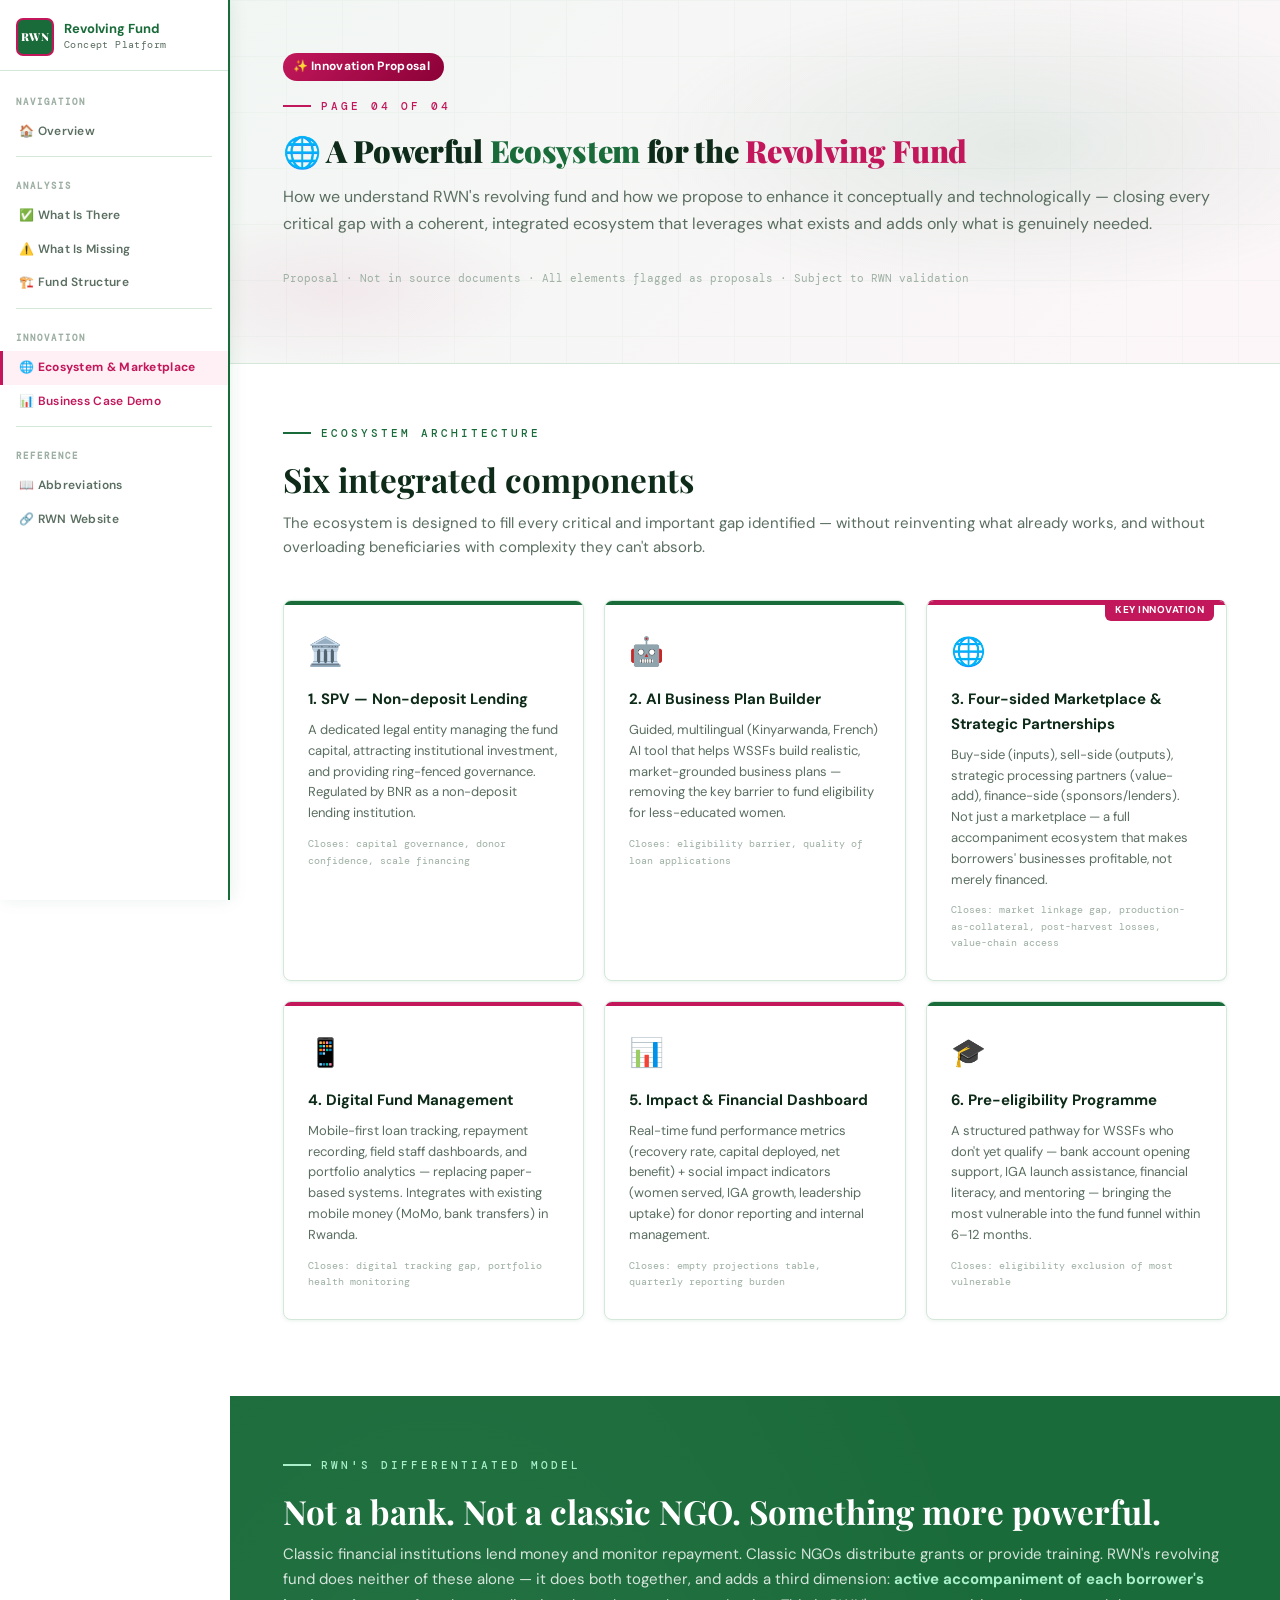
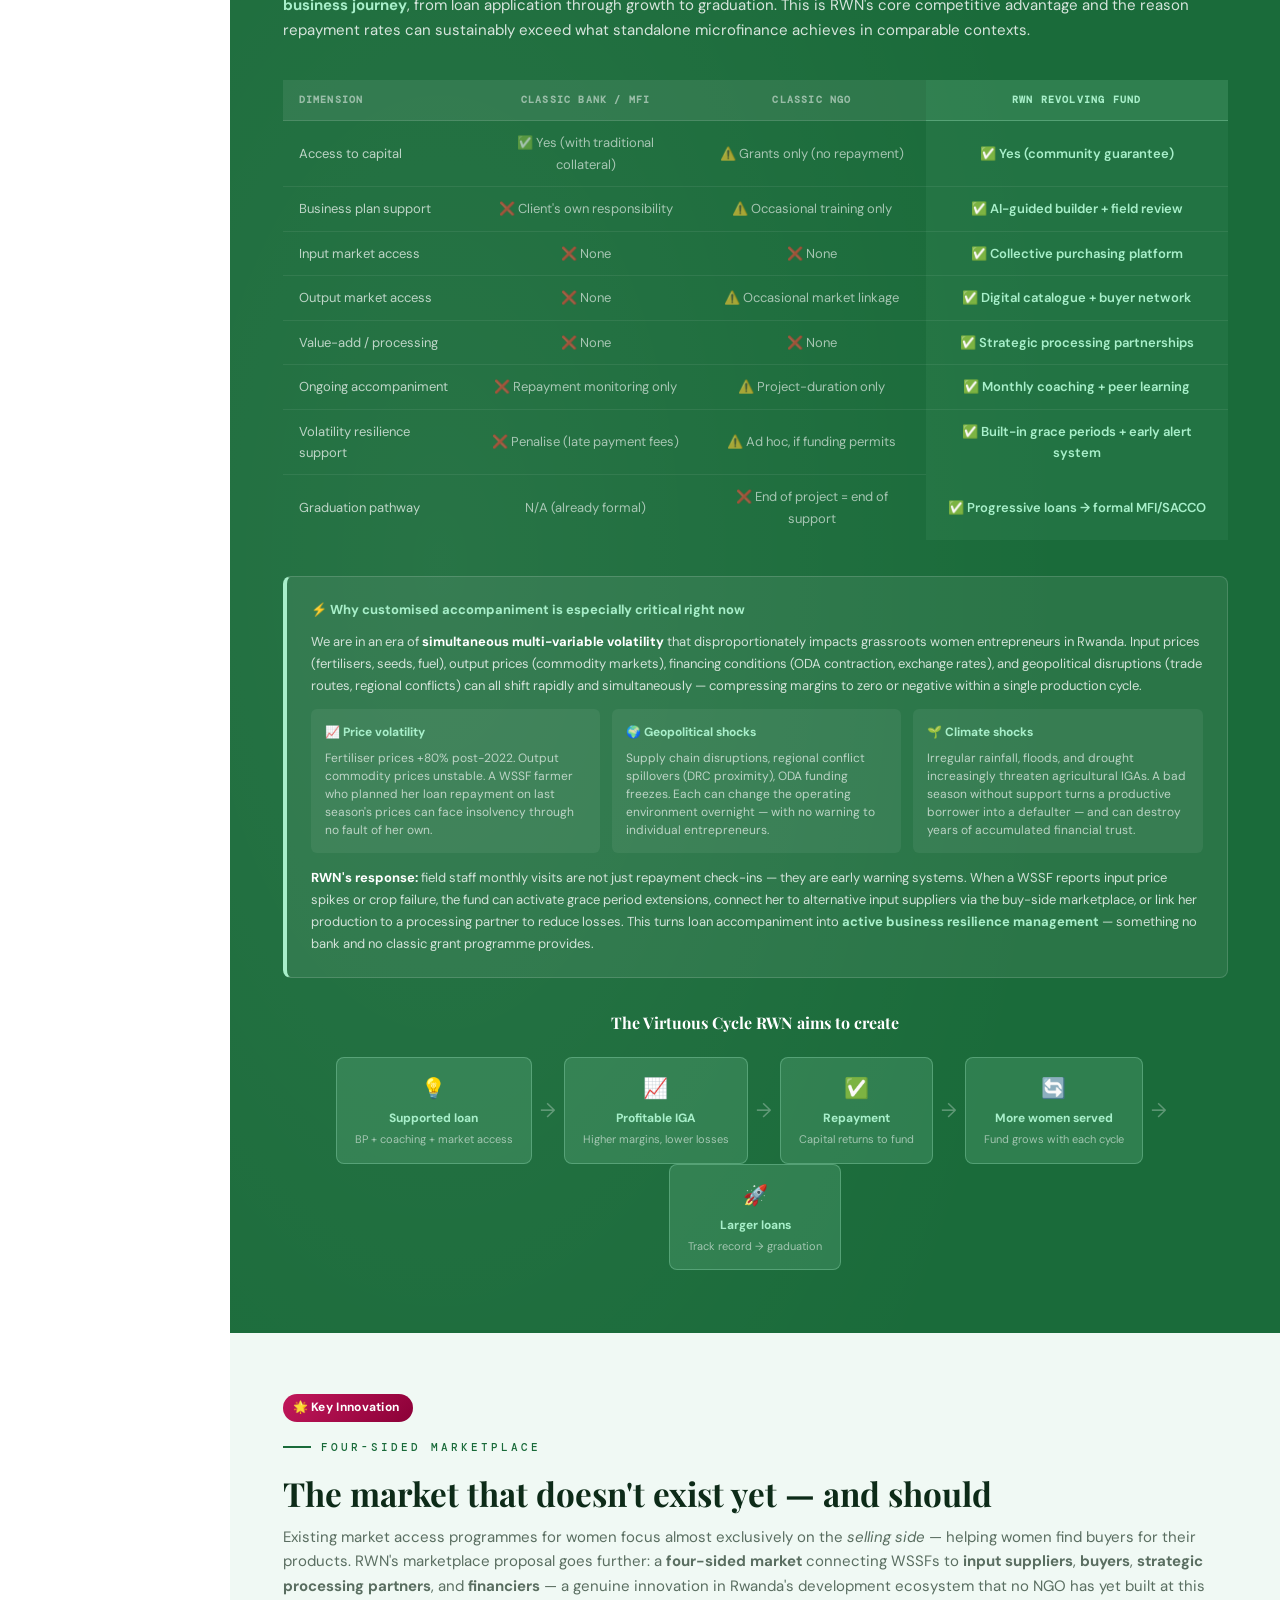
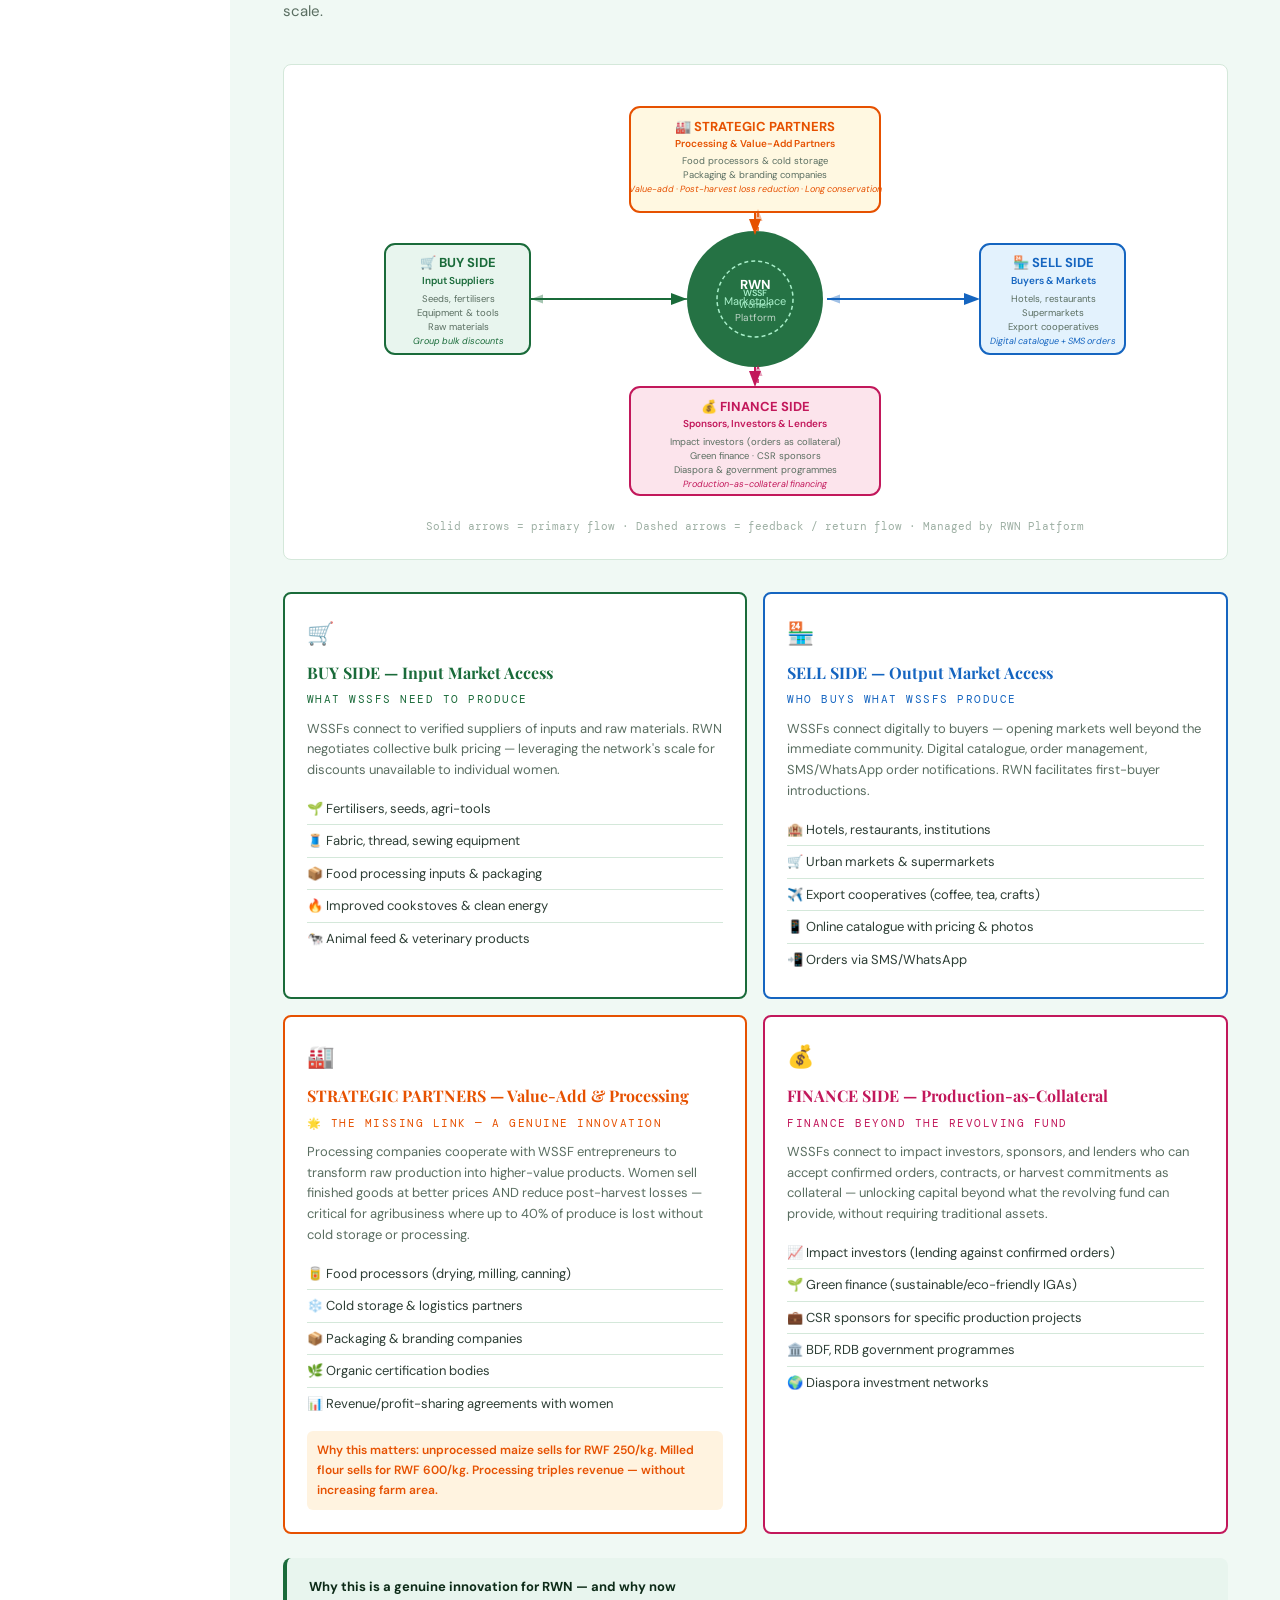
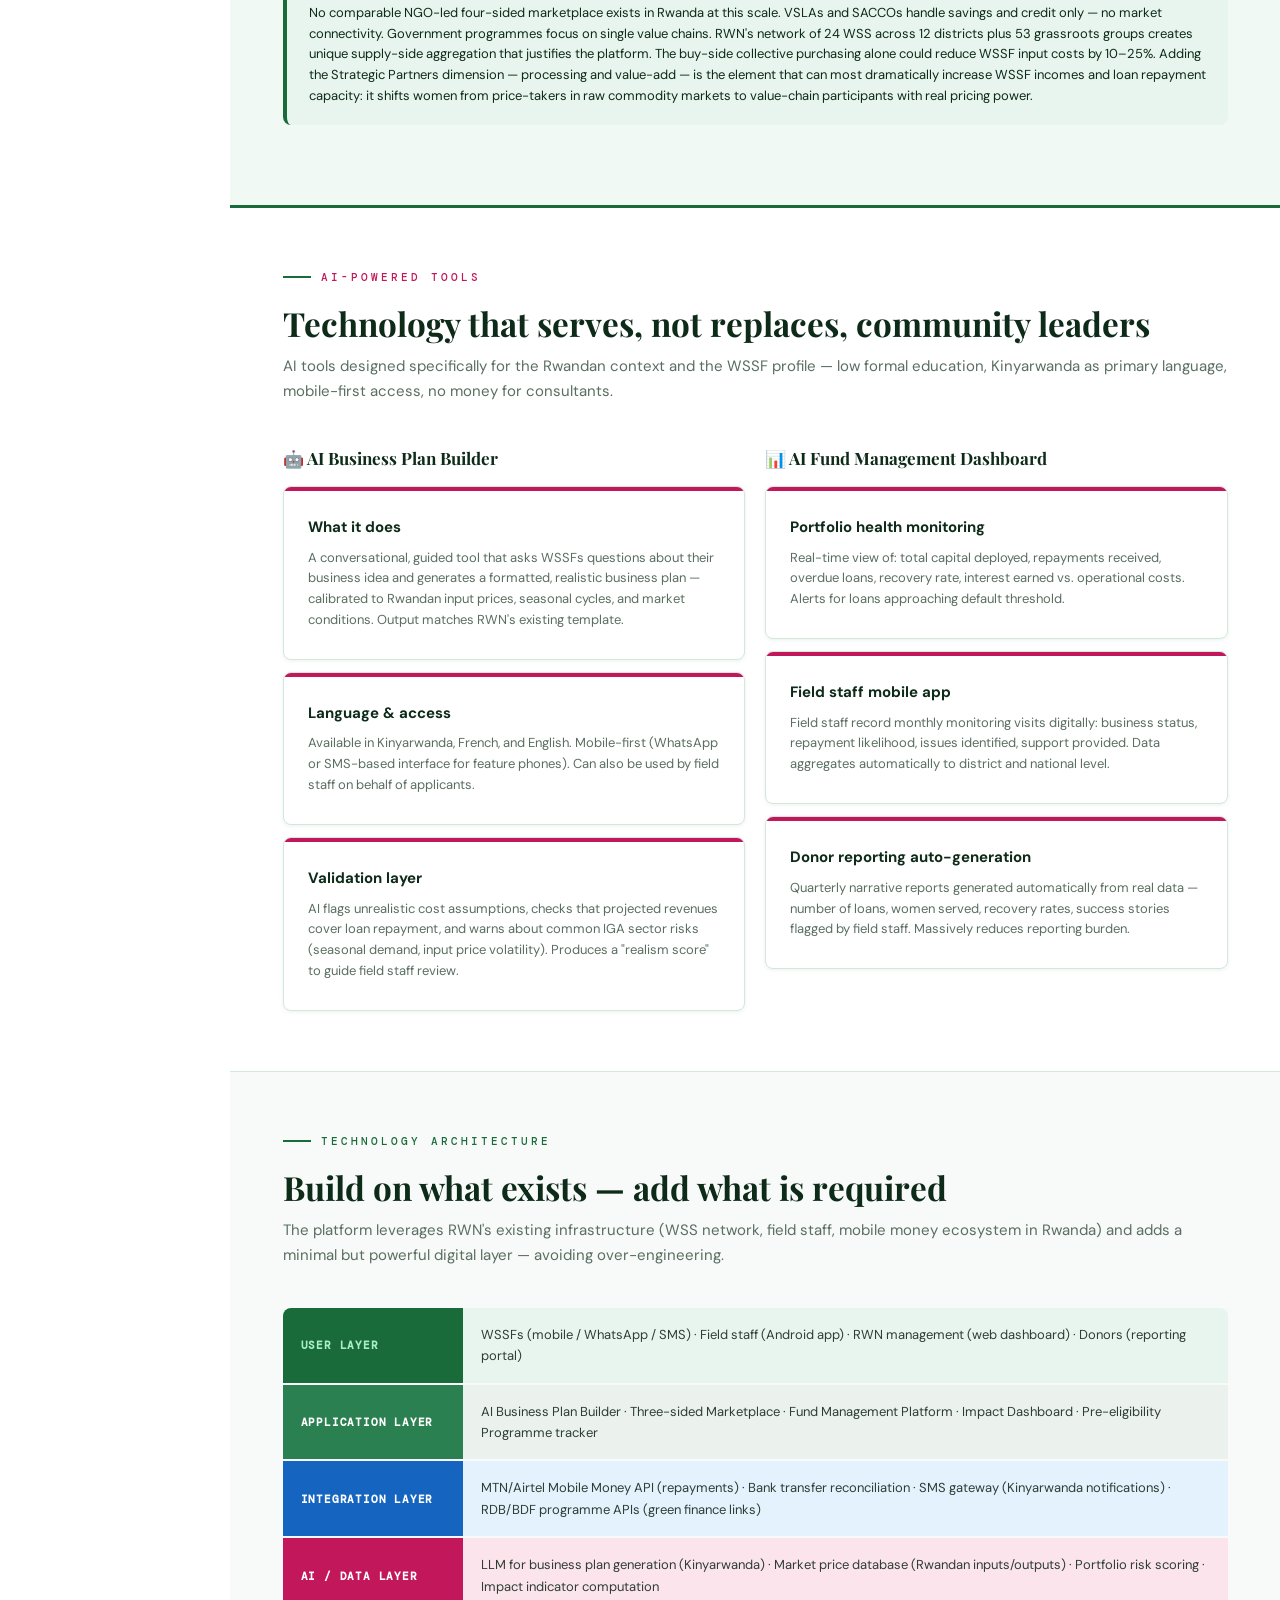
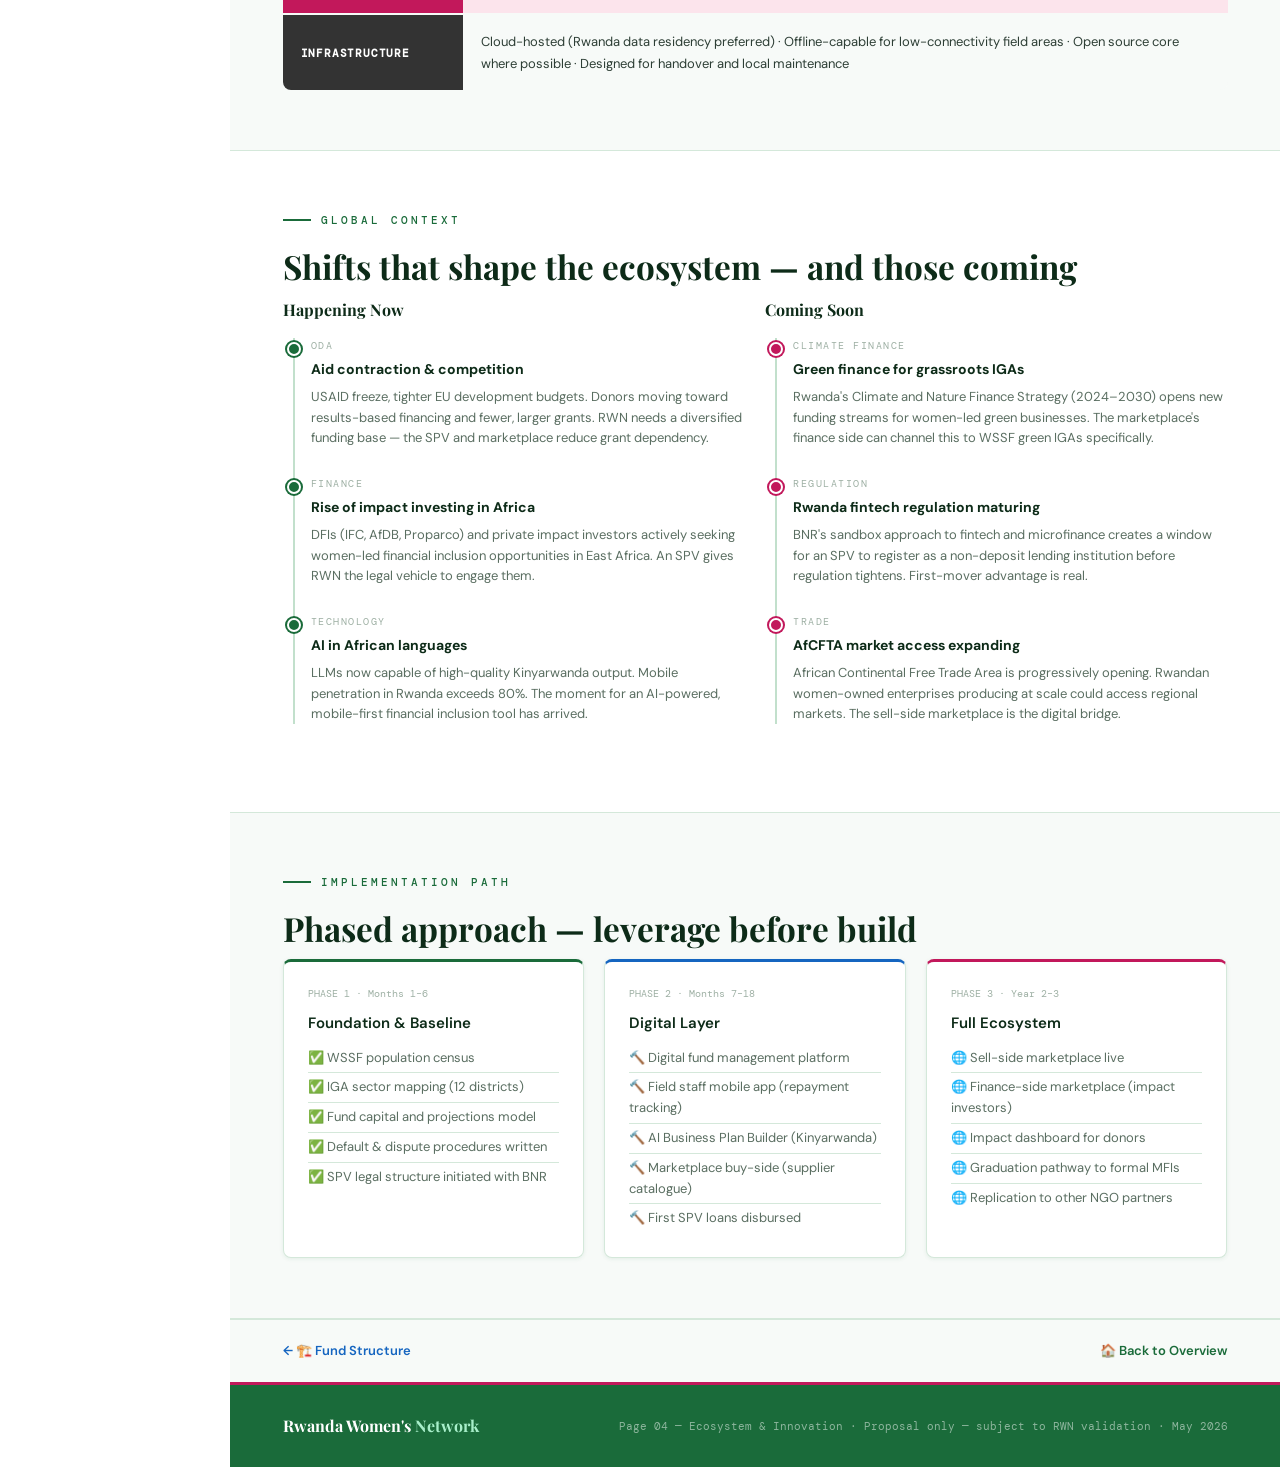
<file: ecosystem.html>
<!DOCTYPE html>
<html lang="en">
<head>
<meta charset="UTF-8">
<meta name="viewport" content="width=device-width, initial-scale=1.0">
<title>RWN — Ecosystem &amp; Innovation · Page 4</title>
<link rel="stylesheet" href="shared.css">
<style>
/* Three-sided marketplace */
.market-wrap { display: grid; grid-template-columns: 1fr 80px 1fr 80px 1fr; align-items: start; gap: 0; margin: 28px 0; }
@media(max-width:860px){ .market-wrap { grid-template-columns: 1fr; gap: 16px; } .market-arrow { display: none !important; } }
.market-side { border-radius: var(--radius); padding: 24px; }
.ms-buy  { background: rgba(26,107,58,0.08); border: 2px solid var(--g-deep); }
.ms-sell { background: rgba(21,101,192,0.08); border: 2px solid var(--blue); }
.ms-fin  { background: rgba(194,24,91,0.08); border: 2px solid var(--mag); }
.ms-title { font-family: var(--font-d); font-size: 18px; font-weight: 700; margin-bottom: 6px; }
.ms-buy .ms-title  { color: var(--g-deep); }
.ms-sell .ms-title { color: var(--blue); }
.ms-fin .ms-title  { color: var(--mag); }
.ms-icon { font-size: 28px; margin-bottom: 10px; }
.ms-desc { font-size: 13px; color: var(--text-muted); line-height: 1.6; margin-bottom: 14px; }
.ms-examples { list-style: none; }
.ms-examples li { font-size: 12px; color: var(--text-body); padding: 5px 0; border-bottom: 1px solid rgba(0,0,0,0.06); display: flex; gap: 7px; }
.ms-examples li:last-child { border-bottom: none; }
.ms-examples li::before { content: '·'; font-weight: 900; flex-shrink: 0; }
.ms-buy .ms-examples li::before  { color: var(--g-deep); }
.ms-sell .ms-examples li::before { color: var(--blue); }
.ms-fin .ms-examples li::before  { color: var(--mag); }
.market-arrow { display: flex; align-items: center; justify-content: center; font-size: 22px; color: var(--text-muted); padding-top: 80px; }

/* Innovation pill */
.innov-pill {
  display: inline-flex; align-items: center; gap: 6px;
  background: linear-gradient(135deg, var(--mag), #8B0037);
  color: #FFFFFF; border-radius: 20px; padding: 4px 14px 4px 10px;
  font-size: 12px; font-weight: 700; letter-spacing: 0.3px;
  margin-bottom: 16px;
}

/* Stack layers */
.stack-grid { display: grid; grid-template-columns: 1fr; gap: 2px; border-radius: var(--radius); overflow: hidden; }
.stack-layer { display: grid; grid-template-columns: 180px 1fr; gap: 0; }
.sl-label { padding: 16px 18px; font-family: var(--font-m); font-size: 11px; font-weight: 600; letter-spacing: 0.8px; text-transform: uppercase; display: flex; align-items: center; }
.sl-content { padding: 16px 18px; font-size: 13px; color: var(--text-body); display: flex; align-items: center; }
.sl-1 .sl-label { background: var(--g-deep); color: #A8EFCA; }
.sl-1 .sl-content { background: var(--g-pale); }
.sl-2 .sl-label { background: var(--g-mid); color: #FFFFFF; }
.sl-2 .sl-content { background: rgba(26,107,58,0.05); }
.sl-3 .sl-label { background: var(--blue); color: #FFFFFF; }
.sl-3 .sl-content { background: var(--blue-lt); }
.sl-4 .sl-label { background: var(--mag); color: #FFFFFF; }
.sl-4 .sl-content { background: var(--mag-lt); }
.sl-5 .sl-label { background: #333; color: #FFFFFF; }
.sl-5 .sl-content { background: var(--surface-1); }
@media(max-width:860px){ .stack-layer { grid-template-columns: 1fr; } .sl-label { padding: 10px 14px; } }

/* Timeline */
.timeline { position: relative; padding-left: 28px; }
.timeline::before { content:''; position:absolute; left:10px; top:0; bottom:0; width:2px; background:var(--g-lt); }
.tl-item { position: relative; margin-bottom: 28px; }
.tl-dot { position: absolute; left: -24px; top: 4px; width: 14px; height: 14px; background: var(--g-deep); border-radius: 50%; border: 2px solid #FFFFFF; box-shadow: 0 0 0 2px var(--g-deep); }
.tl-dot.mag { background: var(--mag); box-shadow: 0 0 0 2px var(--mag); }
.tl-label { font-family: var(--font-m); font-size: 10px; letter-spacing: 1.5px; text-transform: uppercase; color: var(--text-light); margin-bottom: 4px; }
.tl-title { font-size: 14px; font-weight: 700; color: var(--text-head); margin-bottom: 6px; }
.tl-desc  { font-size: 13px; color: var(--text-muted); line-height: 1.55; }
</style>
</head>
<body>

<div class="sb-topbar" id="sb-topbar">
  <div class="sb-topbar-logo">RWN</div>
  <div class="sb-topbar-title">Ecosystem &amp; Innovation</div>
  <button class="sb-hamburger" id="sb-hbg" onclick="sbMobileToggle()" aria-label="Menu">
    <span></span><span></span><span></span>
  </button>
</div>
<div class="sb-overlay" id="sb-overlay" onclick="sbMobileClose()"></div>

<nav class="rwn-sidebar" id="rwn-sidebar">
  <div class="sb-logo-block">
    <div class="sb-logo">RWN</div>
    <div><div class="sb-brand-main">Revolving Fund</div><div class="sb-brand-sub">Concept Platform</div></div>
  </div>
  <div class="sb-nav">
    <span class="sb-section-label">Navigation</span>
    <a href="index.html">🏠 Overview</a>
    <div class="sb-divider"></div>
    <span class="sb-section-label">Analysis</span>
    <a href="what-is-there.html">✅ What Is There</a>
    <a href="what-is-missing.html">⚠️ What Is Missing</a>
    <a href="fund-structure.html">🏗️ Fund Structure</a>
    <div class="sb-divider"></div>
    <span class="sb-section-label">Innovation</span>
    <a href="ecosystem.html" class="active sb-mag">🌐 Ecosystem &amp; Marketplace</a>
    <a href="business-demo.html" class="sb-mag">📊 Business Case Demo</a>
    <div class="sb-divider"></div>
    <span class="sb-section-label">Reference</span>
    <a href="abbreviations.html">📖 Abbreviations</a>
    <a href="https://rwandawomensnetwork.org" target="_blank">🔗 RWN Website</a>
  </div>
</nav>

<div class="page-wrap">

  <!-- HERO -->
  <div class="hero" style="background: linear-gradient(135deg, rgba(26,107,58,0.06) 0%, rgba(194,24,91,0.04) 100%);">
    <div class="hero-bg-mesh"></div>
    <div class="hero-grid"></div>
    <div class="hero-content">
      <div class="innov-pill">✨ Innovation Proposal</div>
      <div class="eyebrow mag fade-up au-1">Page 04 of 04</div>
      <h1 class="hero-title fade-up au-2">🌐 A Powerful <span class="accent">Ecosystem</span> for the <span class="mag-accent">Revolving Fund</span></h1>
      <p class="hero-lead fade-up au-3">
        How we understand RWN's revolving fund and how we propose to enhance it conceptually and technologically — closing every critical gap with a coherent, integrated ecosystem that leverages what exists and adds only what is genuinely needed.
      </p>
      <p class="hero-meta fade-up au-4">Proposal · Not in source documents · All elements flagged as proposals · Subject to RWN validation</p>
    </div>
  </div>

  <!-- ECOSYSTEM OVERVIEW -->
  <div class="section">
    <div class="eyebrow">Ecosystem Architecture</div>
    <h2 class="section-title">Six integrated components</h2>
    <p class="section-lead">The ecosystem is designed to fill every critical and important gap identified — without reinventing what already works, and without overloading beneficiaries with complexity they can't absorb.</p>
    <div class="grid-3" style="margin-bottom:16px;">
      <div class="innov-card green">
        <div class="innov-icon">🏛️</div>
        <div class="innov-title">1. SPV — Non-deposit Lending</div>
        <div class="innov-body">A dedicated legal entity managing the fund capital, attracting institutional investment, and providing ring-fenced governance. Regulated by BNR as a non-deposit lending institution.</div>
        <div class="innov-tag">Closes: capital governance, donor confidence, scale financing</div>
      </div>
      <div class="innov-card green">
        <div class="innov-icon">🤖</div>
        <div class="innov-title">2. AI Business Plan Builder</div>
        <div class="innov-body">Guided, multilingual (Kinyarwanda, French) AI tool that helps WSSFs build realistic, market-grounded business plans — removing the key barrier to fund eligibility for less-educated women.</div>
        <div class="innov-tag">Closes: eligibility barrier, quality of loan applications</div>
      </div>
      <div class="innov-card" style="border-top-color:var(--mag);position:relative;">
        <div style="position:absolute;top:-1px;right:12px;background:var(--mag);color:#FFFFFF;font-size:10px;font-weight:700;padding:2px 10px;border-radius:0 0 6px 6px;letter-spacing:0.5px;">KEY INNOVATION</div>
        <div class="innov-icon">🌐</div>
        <div class="innov-title">3. Four-sided Marketplace &amp; Strategic Partnerships</div>
        <div class="innov-body">Buy-side (inputs), sell-side (outputs), strategic processing partners (value-add), finance-side (sponsors/lenders). Not just a marketplace — a full accompaniment ecosystem that makes borrowers' businesses profitable, not merely financed.</div>
        <div class="innov-tag">Closes: market linkage gap, production-as-collateral, post-harvest losses, value-chain access</div>
      </div>
      <div class="innov-card">
        <div class="innov-icon">📱</div>
        <div class="innov-title">4. Digital Fund Management</div>
        <div class="innov-body">Mobile-first loan tracking, repayment recording, field staff dashboards, and portfolio analytics — replacing paper-based systems. Integrates with existing mobile money (MoMo, bank transfers) in Rwanda.</div>
        <div class="innov-tag">Closes: digital tracking gap, portfolio health monitoring</div>
      </div>
      <div class="innov-card">
        <div class="innov-icon">📊</div>
        <div class="innov-title">5. Impact &amp; Financial Dashboard</div>
        <div class="innov-body">Real-time fund performance metrics (recovery rate, capital deployed, net benefit) + social impact indicators (women served, IGA growth, leadership uptake) for donor reporting and internal management.</div>
        <div class="innov-tag">Closes: empty projections table, quarterly reporting burden</div>
      </div>
      <div class="innov-card green">
        <div class="innov-icon">🎓</div>
        <div class="innov-title">6. Pre-eligibility Programme</div>
        <div class="innov-body">A structured pathway for WSSFs who don't yet qualify — bank account opening support, IGA launch assistance, financial literacy, and mentoring — bringing the most vulnerable into the fund funnel within 6–12 months.</div>
        <div class="innov-tag">Closes: eligibility exclusion of most vulnerable</div>
      </div>
    </div>
  </div>

  <!-- RWN DIFFERENTIATED MODEL -->
  <div class="section section-green">
    <div style="position:absolute;inset:0;opacity:0.06;background:radial-gradient(ellipse 60% 80% at 20% 50%, rgba(255,255,255,1), transparent);pointer-events:none;"></div>
    <div style="position:relative;z-index:2;">
      <div class="eyebrow" style="color:#A8EFCA;">RWN's Differentiated Model</div>
      <h2 class="section-title" style="color:#FFFFFF;">Not a bank. Not a classic NGO. Something more powerful.</h2>
      <p style="font-size:15px;color:rgba(255,255,255,0.82);margin-bottom:36px;line-height:1.7;">
        Classic financial institutions lend money and monitor repayment. Classic NGOs distribute grants or provide training. RWN's revolving fund does neither of these alone — it does both together, and adds a third dimension: <strong style="color:#A8EFCA;">active accompaniment of each borrower's business journey</strong>, from loan application through growth to graduation. This is RWN's core competitive advantage and the reason repayment rates can sustainably exceed what standalone microfinance achieves in comparable contexts.
      </p>

      <!-- Comparison table -->
      <div style="overflow-x:auto;margin-bottom:36px;">
        <table style="width:100%;border-collapse:collapse;font-size:13px;min-width:560px;">
          <thead>
            <tr>
              <th style="padding:12px 16px;text-align:left;background:rgba(255,255,255,0.08);color:rgba(255,255,255,0.5);font-family:var(--font-m);font-size:10px;letter-spacing:1.2px;text-transform:uppercase;border-bottom:1px solid rgba(255,255,255,0.12);">Dimension</th>
              <th style="padding:12px 16px;text-align:center;background:rgba(255,255,255,0.08);color:rgba(255,255,255,0.5);font-family:var(--font-m);font-size:10px;letter-spacing:1.2px;text-transform:uppercase;border-bottom:1px solid rgba(255,255,255,0.12);">Classic Bank / MFI</th>
              <th style="padding:12px 16px;text-align:center;background:rgba(255,255,255,0.08);color:rgba(255,255,255,0.5);font-family:var(--font-m);font-size:10px;letter-spacing:1.2px;text-transform:uppercase;border-bottom:1px solid rgba(255,255,255,0.12);">Classic NGO</th>
              <th style="padding:12px 16px;text-align:center;background:rgba(168,239,202,0.15);color:#A8EFCA;font-family:var(--font-m);font-size:10px;letter-spacing:1.2px;text-transform:uppercase;border-bottom:1px solid rgba(168,239,202,0.3);">RWN Revolving Fund</th>
            </tr>
          </thead>
          <tbody>
            <tr>
              <td style="padding:11px 16px;color:rgba(255,255,255,0.7);border-bottom:1px solid rgba(255,255,255,0.07);">Access to capital</td>
              <td style="padding:11px 16px;text-align:center;color:rgba(255,255,255,0.6);border-bottom:1px solid rgba(255,255,255,0.07);">✅ Yes (with traditional collateral)</td>
              <td style="padding:11px 16px;text-align:center;color:rgba(255,255,255,0.6);border-bottom:1px solid rgba(255,255,255,0.07);">⚠️ Grants only (no repayment)</td>
              <td style="padding:11px 16px;text-align:center;color:#A8EFCA;font-weight:600;border-bottom:1px solid rgba(255,255,255,0.07);background:rgba(168,239,202,0.06);">✅ Yes (community guarantee)</td>
            </tr>
            <tr>
              <td style="padding:11px 16px;color:rgba(255,255,255,0.7);border-bottom:1px solid rgba(255,255,255,0.07);">Business plan support</td>
              <td style="padding:11px 16px;text-align:center;color:rgba(255,255,255,0.6);border-bottom:1px solid rgba(255,255,255,0.07);">❌ Client's own responsibility</td>
              <td style="padding:11px 16px;text-align:center;color:rgba(255,255,255,0.6);border-bottom:1px solid rgba(255,255,255,0.07);">⚠️ Occasional training only</td>
              <td style="padding:11px 16px;text-align:center;color:#A8EFCA;font-weight:600;border-bottom:1px solid rgba(255,255,255,0.07);background:rgba(168,239,202,0.06);">✅ AI-guided builder + field review</td>
            </tr>
            <tr>
              <td style="padding:11px 16px;color:rgba(255,255,255,0.7);border-bottom:1px solid rgba(255,255,255,0.07);">Input market access</td>
              <td style="padding:11px 16px;text-align:center;color:rgba(255,255,255,0.6);border-bottom:1px solid rgba(255,255,255,0.07);">❌ None</td>
              <td style="padding:11px 16px;text-align:center;color:rgba(255,255,255,0.6);border-bottom:1px solid rgba(255,255,255,0.07);">❌ None</td>
              <td style="padding:11px 16px;text-align:center;color:#A8EFCA;font-weight:600;border-bottom:1px solid rgba(255,255,255,0.07);background:rgba(168,239,202,0.06);">✅ Collective purchasing platform</td>
            </tr>
            <tr>
              <td style="padding:11px 16px;color:rgba(255,255,255,0.7);border-bottom:1px solid rgba(255,255,255,0.07);">Output market access</td>
              <td style="padding:11px 16px;text-align:center;color:rgba(255,255,255,0.6);border-bottom:1px solid rgba(255,255,255,0.07);">❌ None</td>
              <td style="padding:11px 16px;text-align:center;color:rgba(255,255,255,0.6);border-bottom:1px solid rgba(255,255,255,0.07);">⚠️ Occasional market linkage</td>
              <td style="padding:11px 16px;text-align:center;color:#A8EFCA;font-weight:600;border-bottom:1px solid rgba(255,255,255,0.07);background:rgba(168,239,202,0.06);">✅ Digital catalogue + buyer network</td>
            </tr>
            <tr>
              <td style="padding:11px 16px;color:rgba(255,255,255,0.7);border-bottom:1px solid rgba(255,255,255,0.07);">Value-add / processing</td>
              <td style="padding:11px 16px;text-align:center;color:rgba(255,255,255,0.6);border-bottom:1px solid rgba(255,255,255,0.07);">❌ None</td>
              <td style="padding:11px 16px;text-align:center;color:rgba(255,255,255,0.6);border-bottom:1px solid rgba(255,255,255,0.07);">❌ None</td>
              <td style="padding:11px 16px;text-align:center;color:#A8EFCA;font-weight:600;border-bottom:1px solid rgba(255,255,255,0.07);background:rgba(168,239,202,0.06);">✅ Strategic processing partnerships</td>
            </tr>
            <tr>
              <td style="padding:11px 16px;color:rgba(255,255,255,0.7);border-bottom:1px solid rgba(255,255,255,0.07);">Ongoing accompaniment</td>
              <td style="padding:11px 16px;text-align:center;color:rgba(255,255,255,0.6);border-bottom:1px solid rgba(255,255,255,0.07);">❌ Repayment monitoring only</td>
              <td style="padding:11px 16px;text-align:center;color:rgba(255,255,255,0.6);border-bottom:1px solid rgba(255,255,255,0.07);">⚠️ Project-duration only</td>
              <td style="padding:11px 16px;text-align:center;color:#A8EFCA;font-weight:600;border-bottom:1px solid rgba(255,255,255,0.07);background:rgba(168,239,202,0.06);">✅ Monthly coaching + peer learning</td>
            </tr>
            <tr>
              <td style="padding:11px 16px;color:rgba(255,255,255,0.7);border-bottom:1px solid rgba(255,255,255,0.07);">Volatility resilience support</td>
              <td style="padding:11px 16px;text-align:center;color:rgba(255,255,255,0.6);border-bottom:1px solid rgba(255,255,255,0.07);">❌ Penalise (late payment fees)</td>
              <td style="padding:11px 16px;text-align:center;color:rgba(255,255,255,0.6);border-bottom:1px solid rgba(255,255,255,0.07);">⚠️ Ad hoc, if funding permits</td>
              <td style="padding:11px 16px;text-align:center;color:#A8EFCA;font-weight:600;background:rgba(168,239,202,0.06);">✅ Built-in grace periods + early alert system</td>
            </tr>
            <tr>
              <td style="padding:11px 16px;color:rgba(255,255,255,0.7);">Graduation pathway</td>
              <td style="padding:11px 16px;text-align:center;color:rgba(255,255,255,0.6);">N/A (already formal)</td>
              <td style="padding:11px 16px;text-align:center;color:rgba(255,255,255,0.6);">❌ End of project = end of support</td>
              <td style="padding:11px 16px;text-align:center;color:#A8EFCA;font-weight:600;background:rgba(168,239,202,0.06);">✅ Progressive loans → formal MFI/SACCO</td>
            </tr>
          </tbody>
        </table>
      </div>

      <!-- Volatility block -->
      <div style="background:rgba(255,255,255,0.07);border:1px solid rgba(255,255,255,0.15);border-left:4px solid #A8EFCA;border-radius:var(--radius);padding:22px 24px;">
        <div style="font-size:13px;font-weight:700;color:#A8EFCA;margin-bottom:10px;display:flex;align-items:center;gap:8px;">⚡ Why customised accompaniment is especially critical right now</div>
        <p style="font-size:13px;color:rgba(255,255,255,0.78);line-height:1.7;margin-bottom:12px;">
          We are in an era of <strong style="color:#FFFFFF;">simultaneous multi-variable volatility</strong> that disproportionately impacts grassroots women entrepreneurs in Rwanda. Input prices (fertilisers, seeds, fuel), output prices (commodity markets), financing conditions (ODA contraction, exchange rates), and geopolitical disruptions (trade routes, regional conflicts) can all shift rapidly and simultaneously — compressing margins to zero or negative within a single production cycle.
        </p>
        <div style="display:grid;grid-template-columns:repeat(3,1fr);gap:12px;">
          <div style="background:rgba(255,255,255,0.06);border-radius:6px;padding:14px;">
            <div style="font-size:12px;font-weight:700;color:#A8EFCA;margin-bottom:6px;">📈 Price volatility</div>
            <div style="font-size:12px;color:rgba(255,255,255,0.65);line-height:1.5;">Fertiliser prices +80% post-2022. Output commodity prices unstable. A WSSF farmer who planned her loan repayment on last season's prices can face insolvency through no fault of her own.</div>
          </div>
          <div style="background:rgba(255,255,255,0.06);border-radius:6px;padding:14px;">
            <div style="font-size:12px;font-weight:700;color:#A8EFCA;margin-bottom:6px;">🌍 Geopolitical shocks</div>
            <div style="font-size:12px;color:rgba(255,255,255,0.65);line-height:1.5;">Supply chain disruptions, regional conflict spillovers (DRC proximity), ODA funding freezes. Each can change the operating environment overnight — with no warning to individual entrepreneurs.</div>
          </div>
          <div style="background:rgba(255,255,255,0.06);border-radius:6px;padding:14px;">
            <div style="font-size:12px;font-weight:700;color:#A8EFCA;margin-bottom:6px;">🌱 Climate shocks</div>
            <div style="font-size:12px;color:rgba(255,255,255,0.65);line-height:1.5;">Irregular rainfall, floods, and drought increasingly threaten agricultural IGAs. A bad season without support turns a productive borrower into a defaulter — and can destroy years of accumulated financial trust.</div>
          </div>
        </div>
        <p style="font-size:13px;color:rgba(255,255,255,0.78);line-height:1.7;margin-top:14px;">
          <strong style="color:#FFFFFF;">RWN's response:</strong> field staff monthly visits are not just repayment check-ins — they are early warning systems. When a WSSF reports input price spikes or crop failure, the fund can activate grace period extensions, connect her to alternative input suppliers via the buy-side marketplace, or link her production to a processing partner to reduce losses. This turns loan accompaniment into <strong style="color:#A8EFCA;">active business resilience management</strong> — something no bank and no classic grant programme provides.
        </p>
      </div>

      <!-- Virtuous cycle -->
      <div style="margin-top:32px;text-align:center;">
        <div style="font-family:var(--font-d);font-size:16px;font-weight:700;color:#FFFFFF;margin-bottom:20px;">The Virtuous Cycle RWN aims to create</div>
        <div style="display:flex;align-items:center;justify-content:center;gap:0;flex-wrap:wrap;">
          <div style="background:rgba(168,239,202,0.15);border:1px solid rgba(168,239,202,0.3);border-radius:8px;padding:14px 18px;text-align:center;min-width:140px;">
            <div style="font-size:20px;margin-bottom:4px;">💡</div>
            <div style="font-size:12px;font-weight:700;color:#A8EFCA;">Supported loan</div>
            <div style="font-size:11px;color:rgba(255,255,255,0.55);margin-top:2px;">BP + coaching + market access</div>
          </div>
          <div style="font-size:20px;color:rgba(255,255,255,0.3);padding:0 8px;">→</div>
          <div style="background:rgba(168,239,202,0.15);border:1px solid rgba(168,239,202,0.3);border-radius:8px;padding:14px 18px;text-align:center;min-width:140px;">
            <div style="font-size:20px;margin-bottom:4px;">📈</div>
            <div style="font-size:12px;font-weight:700;color:#A8EFCA;">Profitable IGA</div>
            <div style="font-size:11px;color:rgba(255,255,255,0.55);margin-top:2px;">Higher margins, lower losses</div>
          </div>
          <div style="font-size:20px;color:rgba(255,255,255,0.3);padding:0 8px;">→</div>
          <div style="background:rgba(168,239,202,0.15);border:1px solid rgba(168,239,202,0.3);border-radius:8px;padding:14px 18px;text-align:center;min-width:140px;">
            <div style="font-size:20px;margin-bottom:4px;">✅</div>
            <div style="font-size:12px;font-weight:700;color:#A8EFCA;">Repayment</div>
            <div style="font-size:11px;color:rgba(255,255,255,0.55);margin-top:2px;">Capital returns to fund</div>
          </div>
          <div style="font-size:20px;color:rgba(255,255,255,0.3);padding:0 8px;">→</div>
          <div style="background:rgba(168,239,202,0.15);border:1px solid rgba(168,239,202,0.3);border-radius:8px;padding:14px 18px;text-align:center;min-width:140px;">
            <div style="font-size:20px;margin-bottom:4px;">🔄</div>
            <div style="font-size:12px;font-weight:700;color:#A8EFCA;">More women served</div>
            <div style="font-size:11px;color:rgba(255,255,255,0.55);margin-top:2px;">Fund grows with each cycle</div>
          </div>
          <div style="font-size:20px;color:rgba(255,255,255,0.3);padding:0 8px;">→</div>
          <div style="background:rgba(168,239,202,0.15);border:1px solid rgba(168,239,202,0.3);border-radius:8px;padding:14px 18px;text-align:center;min-width:140px;">
            <div style="font-size:20px;margin-bottom:4px;">🚀</div>
            <div style="font-size:12px;font-weight:700;color:#A8EFCA;">Larger loans</div>
            <div style="font-size:11px;color:rgba(255,255,255,0.55);margin-top:2px;">Track record → graduation</div>
          </div>
        </div>
      </div>
    </div>
  </div>

  <!-- FOUR-SIDED MARKETPLACE — HIGHLIGHTED -->
  <div class="section" style="background:#F0F9F4;border-top:3px solid var(--g-deep);border-bottom:3px solid var(--g-deep);">
    <div class="innov-pill">🌟 Key Innovation</div>
    <div class="eyebrow">Four-sided marketplace</div>
    <h2 class="section-title">The market that doesn't exist yet — and should</h2>
    <p class="section-lead">
      Existing market access programmes for women focus almost exclusively on the <em>selling side</em> — helping women find buyers for their products. RWN's marketplace proposal goes further: a <strong>four-sided market</strong> connecting WSSFs to <strong>input suppliers</strong>, <strong>buyers</strong>, <strong>strategic processing partners</strong>, and <strong>financiers</strong> — a genuine innovation in Rwanda's development ecosystem that no NGO has yet built at this scale.
    </p>

    <!-- SVG SCHEMA -->
    <div style="background:#FFFFFF;border:1px solid var(--border-lt);border-radius:var(--radius);padding:24px;margin-bottom:32px;overflow-x:auto;">
      <svg viewBox="0 0 780 420" xmlns="http://www.w3.org/2000/svg" style="width:100%;max-width:780px;display:block;margin:0 auto;" font-family="'DM Sans',sans-serif">
        <!-- Central hub -->
        <circle cx="390" cy="210" r="68" fill="#1A6B3A" opacity="0.95"/>
        <text x="390" y="200" text-anchor="middle" fill="#FFFFFF" font-weight="700" font-size="13">RWN</text>
        <text x="390" y="216" text-anchor="middle" fill="#A8EFCA" font-size="11">Marketplace</text>
        <text x="390" y="232" text-anchor="middle" fill="rgba(255,255,255,0.7)" font-size="10">Platform</text>

        <!-- WSSF Women (center-inner ring) -->
        <circle cx="390" cy="210" r="38" fill="none" stroke="#A8EFCA" stroke-width="1.5" stroke-dasharray="4 3"/>
        <text x="390" y="207" text-anchor="middle" fill="#A8EFCA" font-size="9" font-weight="600">WSSF</text>
        <text x="390" y="219" text-anchor="middle" fill="#A8EFCA" font-size="9">Women</text>

        <!-- BUY SIDE — Left -->
        <rect x="20" y="155" width="145" height="110" rx="10" fill="#E8F5EE" stroke="#1A6B3A" stroke-width="2"/>
        <text x="93" y="178" text-anchor="middle" fill="#1A6B3A" font-weight="700" font-size="13">🛒 BUY SIDE</text>
        <text x="93" y="195" text-anchor="middle" fill="#1A6B3A" font-size="10" font-weight="600">Input Suppliers</text>
        <text x="93" y="213" text-anchor="middle" fill="#5A6E61" font-size="9.5">Seeds, fertilisers</text>
        <text x="93" y="227" text-anchor="middle" fill="#5A6E61" font-size="9.5">Equipment &amp; tools</text>
        <text x="93" y="241" text-anchor="middle" fill="#5A6E61" font-size="9.5">Raw materials</text>
        <text x="93" y="255" text-anchor="middle" fill="#1A6B3A" font-size="9" font-style="italic">Group bulk discounts</text>
        <!-- Arrow buy→center -->
        <line x1="165" y1="210" x2="318" y2="210" stroke="#1A6B3A" stroke-width="2" marker-end="url(#arr-g)"/>
        <line x1="322" y1="210" x2="169" y2="210" stroke="#1A6B3A" stroke-width="1.5" stroke-dasharray="4 3" marker-end="url(#arr-g2)"/>

        <!-- SELL SIDE — Right -->
        <rect x="615" y="155" width="145" height="110" rx="10" fill="#E3F2FD" stroke="#1565C0" stroke-width="2"/>
        <text x="688" y="178" text-anchor="middle" fill="#1565C0" font-weight="700" font-size="13">🏪 SELL SIDE</text>
        <text x="688" y="195" text-anchor="middle" fill="#1565C0" font-size="10" font-weight="600">Buyers &amp; Markets</text>
        <text x="688" y="213" text-anchor="middle" fill="#5A6E61" font-size="9.5">Hotels, restaurants</text>
        <text x="688" y="227" text-anchor="middle" fill="#5A6E61" font-size="9.5">Supermarkets</text>
        <text x="688" y="241" text-anchor="middle" fill="#5A6E61" font-size="9.5">Export cooperatives</text>
        <text x="688" y="255" text-anchor="middle" fill="#1565C0" font-size="9" font-style="italic">Digital catalogue + SMS orders</text>
        <!-- Arrow center→sell -->
        <line x1="462" y1="210" x2="611" y2="210" stroke="#1565C0" stroke-width="2" marker-end="url(#arr-b)"/>
        <line x1="607" y1="210" x2="466" y2="210" stroke="#1565C0" stroke-width="1.5" stroke-dasharray="4 3" marker-end="url(#arr-b2)"/>

        <!-- STRATEGIC PARTNERS — Top -->
        <rect x="265" y="18" width="250" height="105" rx="10" fill="#FFF8E1" stroke="#E65100" stroke-width="2"/>
        <text x="390" y="42" text-anchor="middle" fill="#E65100" font-weight="700" font-size="13">🏭 STRATEGIC PARTNERS</text>
        <text x="390" y="58" text-anchor="middle" fill="#E65100" font-size="10" font-weight="600">Processing &amp; Value-Add Partners</text>
        <text x="390" y="75" text-anchor="middle" fill="#5A6E61" font-size="9.5">Food processors &amp; cold storage</text>
        <text x="390" y="89" text-anchor="middle" fill="#5A6E61" font-size="9.5">Packaging &amp; branding companies</text>
        <text x="390" y="103" text-anchor="middle" fill="#E65100" font-size="9" font-style="italic">Value-add · Post-harvest loss reduction · Long conservation</text>
        <!-- Arrow top↔center -->
        <line x1="390" y1="123" x2="390" y2="142" stroke="#E65100" stroke-width="2" marker-end="url(#arr-a)"/>
        <line x1="393" y1="142" x2="393" y2="123" stroke="#E65100" stroke-width="1.5" stroke-dasharray="4 3" marker-end="url(#arr-a2)"/>

        <!-- FINANCE SIDE — Bottom -->
        <rect x="265" y="298" width="250" height="108" rx="10" fill="#FCE4EC" stroke="#C2185B" stroke-width="2"/>
        <text x="390" y="322" text-anchor="middle" fill="#C2185B" font-weight="700" font-size="13">💰 FINANCE SIDE</text>
        <text x="390" y="338" text-anchor="middle" fill="#C2185B" font-size="10" font-weight="600">Sponsors, Investors &amp; Lenders</text>
        <text x="390" y="356" text-anchor="middle" fill="#5A6E61" font-size="9.5">Impact investors (orders as collateral)</text>
        <text x="390" y="370" text-anchor="middle" fill="#5A6E61" font-size="9.5">Green finance · CSR sponsors</text>
        <text x="390" y="384" text-anchor="middle" fill="#5A6E61" font-size="9.5">Diaspora &amp; government programmes</text>
        <text x="390" y="398" text-anchor="middle" fill="#C2185B" font-size="9" font-style="italic">Production-as-collateral financing</text>
        <!-- Arrow center↔bottom -->
        <line x1="390" y1="278" x2="390" y2="294" stroke="#C2185B" stroke-width="2" marker-end="url(#arr-m)"/>
        <line x1="393" y1="294" x2="393" y2="278" stroke="#C2185B" stroke-width="1.5" stroke-dasharray="4 3" marker-end="url(#arr-m2)"/>

        <!-- Arrow markers -->
        <defs>
          <marker id="arr-g"  markerWidth="8" markerHeight="8" refX="6" refY="3" orient="auto"><path d="M0,0 L0,6 L8,3 z" fill="#1A6B3A"/></marker>
          <marker id="arr-g2" markerWidth="8" markerHeight="8" refX="6" refY="3" orient="auto"><path d="M0,0 L0,6 L8,3 z" fill="#1A6B3A" opacity="0.4"/></marker>
          <marker id="arr-b"  markerWidth="8" markerHeight="8" refX="6" refY="3" orient="auto"><path d="M0,0 L0,6 L8,3 z" fill="#1565C0"/></marker>
          <marker id="arr-b2" markerWidth="8" markerHeight="8" refX="6" refY="3" orient="auto"><path d="M0,0 L0,6 L8,3 z" fill="#1565C0" opacity="0.4"/></marker>
          <marker id="arr-a"  markerWidth="8" markerHeight="8" refX="6" refY="3" orient="auto"><path d="M0,0 L0,6 L8,3 z" fill="#E65100"/></marker>
          <marker id="arr-a2" markerWidth="8" markerHeight="8" refX="6" refY="3" orient="auto"><path d="M0,0 L0,6 L8,3 z" fill="#E65100" opacity="0.4"/></marker>
          <marker id="arr-m"  markerWidth="8" markerHeight="8" refX="6" refY="3" orient="auto"><path d="M0,0 L0,6 L8,3 z" fill="#C2185B"/></marker>
          <marker id="arr-m2" markerWidth="8" markerHeight="8" refX="6" refY="3" orient="auto"><path d="M0,0 L0,6 L8,3 z" fill="#C2185B" opacity="0.4"/></marker>
        </defs>
      </svg>
      <p style="text-align:center;font-size:11px;color:var(--text-light);margin-top:8px;font-family:var(--font-m);">Solid arrows = primary flow · Dashed arrows = feedback / return flow · Managed by RWN Platform</p>
    </div>

    <!-- 4 CARDS -->
    <div style="display:grid;grid-template-columns:repeat(2,1fr);gap:16px;">

      <div style="background:#FFFFFF;border:2px solid var(--g-deep);border-radius:var(--radius);padding:22px;">
        <div style="font-size:22px;margin-bottom:8px;">🛒</div>
        <div style="font-family:var(--font-d);font-size:16px;font-weight:700;color:var(--g-deep);margin-bottom:4px;">BUY SIDE — Input Market Access</div>
        <div style="font-size:11px;letter-spacing:1.5px;text-transform:uppercase;color:var(--g-deep);margin-bottom:10px;font-family:var(--font-m);">What WSSFs need to produce</div>
        <p style="font-size:13px;color:var(--text-muted);line-height:1.6;margin-bottom:12px;">WSSFs connect to verified suppliers of inputs and raw materials. RWN negotiates collective bulk pricing — leveraging the network's scale for discounts unavailable to individual women.</p>
        <ul style="list-style:none;font-size:13px;">
          <li style="padding:5px 0;border-bottom:1px solid var(--border-lt);">🌱 Fertilisers, seeds, agri-tools</li>
          <li style="padding:5px 0;border-bottom:1px solid var(--border-lt);">🧵 Fabric, thread, sewing equipment</li>
          <li style="padding:5px 0;border-bottom:1px solid var(--border-lt);">📦 Food processing inputs &amp; packaging</li>
          <li style="padding:5px 0;border-bottom:1px solid var(--border-lt);">🔥 Improved cookstoves &amp; clean energy</li>
          <li style="padding:5px 0;">🐄 Animal feed &amp; veterinary products</li>
        </ul>
      </div>

      <div style="background:#FFFFFF;border:2px solid var(--blue);border-radius:var(--radius);padding:22px;">
        <div style="font-size:22px;margin-bottom:8px;">🏪</div>
        <div style="font-family:var(--font-d);font-size:16px;font-weight:700;color:var(--blue);margin-bottom:4px;">SELL SIDE — Output Market Access</div>
        <div style="font-size:11px;letter-spacing:1.5px;text-transform:uppercase;color:var(--blue);margin-bottom:10px;font-family:var(--font-m);">Who buys what WSSFs produce</div>
        <p style="font-size:13px;color:var(--text-muted);line-height:1.6;margin-bottom:12px;">WSSFs connect digitally to buyers — opening markets well beyond the immediate community. Digital catalogue, order management, SMS/WhatsApp order notifications. RWN facilitates first-buyer introductions.</p>
        <ul style="list-style:none;font-size:13px;">
          <li style="padding:5px 0;border-bottom:1px solid var(--border-lt);">🏨 Hotels, restaurants, institutions</li>
          <li style="padding:5px 0;border-bottom:1px solid var(--border-lt);">🛒 Urban markets &amp; supermarkets</li>
          <li style="padding:5px 0;border-bottom:1px solid var(--border-lt);">✈️ Export cooperatives (coffee, tea, crafts)</li>
          <li style="padding:5px 0;border-bottom:1px solid var(--border-lt);">📱 Online catalogue with pricing &amp; photos</li>
          <li style="padding:5px 0;">📲 Orders via SMS/WhatsApp</li>
        </ul>
      </div>

      <div style="background:#FFFFFF;border:2px solid var(--amber);border-radius:var(--radius);padding:22px;">
        <div style="font-size:22px;margin-bottom:8px;">🏭</div>
        <div style="font-family:var(--font-d);font-size:16px;font-weight:700;color:var(--amber);margin-bottom:4px;">STRATEGIC PARTNERS — Value-Add &amp; Processing</div>
        <div style="font-size:11px;letter-spacing:1.5px;text-transform:uppercase;color:var(--amber);margin-bottom:10px;font-family:var(--font-m);">🌟 The missing link — a genuine innovation</div>
        <p style="font-size:13px;color:var(--text-muted);line-height:1.6;margin-bottom:12px;">Processing companies cooperate with WSSF entrepreneurs to transform raw production into higher-value products. Women sell finished goods at better prices AND reduce post-harvest losses — critical for agribusiness where up to 40% of produce is lost without cold storage or processing.</p>
        <ul style="list-style:none;font-size:13px;">
          <li style="padding:5px 0;border-bottom:1px solid var(--border-lt);">🥫 Food processors (drying, milling, canning)</li>
          <li style="padding:5px 0;border-bottom:1px solid var(--border-lt);">❄️ Cold storage &amp; logistics partners</li>
          <li style="padding:5px 0;border-bottom:1px solid var(--border-lt);">📦 Packaging &amp; branding companies</li>
          <li style="padding:5px 0;border-bottom:1px solid var(--border-lt);">🌿 Organic certification bodies</li>
          <li style="padding:5px 0;">📊 Revenue/profit-sharing agreements with women</li>
        </ul>
        <div style="margin-top:12px;padding:10px;background:var(--amber-lt);border-radius:6px;font-size:12px;color:var(--amber);font-weight:600;">Why this matters: unprocessed maize sells for RWF 250/kg. Milled flour sells for RWF 600/kg. Processing triples revenue — without increasing farm area.</div>
      </div>

      <div style="background:#FFFFFF;border:2px solid var(--mag);border-radius:var(--radius);padding:22px;">
        <div style="font-size:22px;margin-bottom:8px;">💰</div>
        <div style="font-family:var(--font-d);font-size:16px;font-weight:700;color:var(--mag);margin-bottom:4px;">FINANCE SIDE — Production-as-Collateral</div>
        <div style="font-size:11px;letter-spacing:1.5px;text-transform:uppercase;color:var(--mag);margin-bottom:10px;font-family:var(--font-m);">Finance beyond the revolving fund</div>
        <p style="font-size:13px;color:var(--text-muted);line-height:1.6;margin-bottom:12px;">WSSFs connect to impact investors, sponsors, and lenders who can accept confirmed orders, contracts, or harvest commitments as collateral — unlocking capital beyond what the revolving fund can provide, without requiring traditional assets.</p>
        <ul style="list-style:none;font-size:13px;">
          <li style="padding:5px 0;border-bottom:1px solid var(--border-lt);">📈 Impact investors (lending against confirmed orders)</li>
          <li style="padding:5px 0;border-bottom:1px solid var(--border-lt);">🌱 Green finance (sustainable/eco-friendly IGAs)</li>
          <li style="padding:5px 0;border-bottom:1px solid var(--border-lt);">💼 CSR sponsors for specific production projects</li>
          <li style="padding:5px 0;border-bottom:1px solid var(--border-lt);">🏛️ BDF, RDB government programmes</li>
          <li style="padding:5px 0;">🌍 Diaspora investment networks</li>
        </ul>
      </div>
    </div>

    <div class="callout callout-green" style="margin-top:24px;">
      <div class="callout-title">Why this is a genuine innovation for RWN — and why now</div>
      <div class="callout-body">No comparable NGO-led four-sided marketplace exists in Rwanda at this scale. VSLAs and SACCOs handle savings and credit only — no market connectivity. Government programmes focus on single value chains. RWN's network of 24 WSS across 12 districts plus 53 grassroots groups creates unique supply-side aggregation that justifies the platform. The buy-side collective purchasing alone could reduce WSSF input costs by 10–25%. Adding the Strategic Partners dimension — processing and value-add — is the element that can most dramatically increase WSSF incomes and loan repayment capacity: it shifts women from price-takers in raw commodity markets to value-chain participants with real pricing power.</div>
    </div>
  </div>

  <!-- AI TOOLS -->
  <div class="section">
    <div class="eyebrow" style="color:var(--mag);">AI-Powered Tools</div>
    <h2 class="section-title">Technology that serves, not replaces, community leaders</h2>
    <p class="section-lead">AI tools designed specifically for the Rwandan context and the WSSF profile — low formal education, Kinyarwanda as primary language, mobile-first access, no money for consultants.</p>
    <div class="grid-2">
      <div>
        <h3 style="font-family:var(--font-d);font-size:17px;font-weight:700;color:var(--text-head);margin-bottom:14px;">🤖 AI Business Plan Builder</h3>
        <div class="innov-card" style="margin-bottom:12px;">
          <div class="innov-title">What it does</div>
          <div class="innov-body">A conversational, guided tool that asks WSSFs questions about their business idea and generates a formatted, realistic business plan — calibrated to Rwandan input prices, seasonal cycles, and market conditions. Output matches RWN's existing template.</div>
        </div>
        <div class="innov-card" style="margin-bottom:12px;">
          <div class="innov-title">Language &amp; access</div>
          <div class="innov-body">Available in Kinyarwanda, French, and English. Mobile-first (WhatsApp or SMS-based interface for feature phones). Can also be used by field staff on behalf of applicants.</div>
        </div>
        <div class="innov-card">
          <div class="innov-title">Validation layer</div>
          <div class="innov-body">AI flags unrealistic cost assumptions, checks that projected revenues cover loan repayment, and warns about common IGA sector risks (seasonal demand, input price volatility). Produces a "realism score" to guide field staff review.</div>
        </div>
      </div>
      <div>
        <h3 style="font-family:var(--font-d);font-size:17px;font-weight:700;color:var(--text-head);margin-bottom:14px;">📊 AI Fund Management Dashboard</h3>
        <div class="innov-card" style="margin-bottom:12px;">
          <div class="innov-title">Portfolio health monitoring</div>
          <div class="innov-body">Real-time view of: total capital deployed, repayments received, overdue loans, recovery rate, interest earned vs. operational costs. Alerts for loans approaching default threshold.</div>
        </div>
        <div class="innov-card" style="margin-bottom:12px;">
          <div class="innov-title">Field staff mobile app</div>
          <div class="innov-body">Field staff record monthly monitoring visits digitally: business status, repayment likelihood, issues identified, support provided. Data aggregates automatically to district and national level.</div>
        </div>
        <div class="innov-card">
          <div class="innov-title">Donor reporting auto-generation</div>
          <div class="innov-body">Quarterly narrative reports generated automatically from real data — number of loans, women served, recovery rates, success stories flagged by field staff. Massively reduces reporting burden.</div>
        </div>
      </div>
    </div>
  </div>

  <!-- TECHNOLOGY STACK -->
  <div class="section section-alt">
    <div class="eyebrow">Technology Architecture</div>
    <h2 class="section-title">Build on what exists — add what is required</h2>
    <p class="section-lead">The platform leverages RWN's existing infrastructure (WSS network, field staff, mobile money ecosystem in Rwanda) and adds a minimal but powerful digital layer — avoiding over-engineering.</p>
    <div class="stack-grid">
      <div class="stack-layer sl-1">
        <div class="sl-label">User Layer</div>
        <div class="sl-content">WSSFs (mobile / WhatsApp / SMS) · Field staff (Android app) · RWN management (web dashboard) · Donors (reporting portal)</div>
      </div>
      <div class="stack-layer sl-2">
        <div class="sl-label">Application Layer</div>
        <div class="sl-content">AI Business Plan Builder · Three-sided Marketplace · Fund Management Platform · Impact Dashboard · Pre-eligibility Programme tracker</div>
      </div>
      <div class="stack-layer sl-3">
        <div class="sl-label">Integration Layer</div>
        <div class="sl-content">MTN/Airtel Mobile Money API (repayments) · Bank transfer reconciliation · SMS gateway (Kinyarwanda notifications) · RDB/BDF programme APIs (green finance links)</div>
      </div>
      <div class="stack-layer sl-4">
        <div class="sl-label">AI / Data Layer</div>
        <div class="sl-content">LLM for business plan generation (Kinyarwanda) · Market price database (Rwandan inputs/outputs) · Portfolio risk scoring · Impact indicator computation</div>
      </div>
      <div class="stack-layer sl-5">
        <div class="sl-label">Infrastructure</div>
        <div class="sl-content">Cloud-hosted (Rwanda data residency preferred) · Offline-capable for low-connectivity field areas · Open source core where possible · Designed for handover and local maintenance</div>
      </div>
    </div>
  </div>

  <!-- GLOBAL SHIFTS -->
  <div class="section">
    <div class="eyebrow">Global Context</div>
    <h2 class="section-title">Shifts that shape the ecosystem — and those coming</h2>
    <div class="grid-2">
      <div>
        <h3 style="font-family:var(--font-d);font-size:16px;font-weight:700;color:var(--text-head);margin-bottom:14px;">Happening Now</h3>
        <div class="timeline">
          <div class="tl-item"><div class="tl-dot"></div><div class="tl-label">ODA</div><div class="tl-title">Aid contraction &amp; competition</div><div class="tl-desc">USAID freeze, tighter EU development budgets. Donors moving toward results-based financing and fewer, larger grants. RWN needs a diversified funding base — the SPV and marketplace reduce grant dependency.</div></div>
          <div class="tl-item"><div class="tl-dot"></div><div class="tl-label">Finance</div><div class="tl-title">Rise of impact investing in Africa</div><div class="tl-desc">DFIs (IFC, AfDB, Proparco) and private impact investors actively seeking women-led financial inclusion opportunities in East Africa. An SPV gives RWN the legal vehicle to engage them.</div></div>
          <div class="tl-item"><div class="tl-dot"></div><div class="tl-label">Technology</div><div class="tl-title">AI in African languages</div><div class="tl-desc">LLMs now capable of high-quality Kinyarwanda output. Mobile penetration in Rwanda exceeds 80%. The moment for an AI-powered, mobile-first financial inclusion tool has arrived.</div></div>
        </div>
      </div>
      <div>
        <h3 style="font-family:var(--font-d);font-size:16px;font-weight:700;color:var(--text-head);margin-bottom:14px;">Coming Soon</h3>
        <div class="timeline">
          <div class="tl-item"><div class="tl-dot mag"></div><div class="tl-label">Climate Finance</div><div class="tl-title">Green finance for grassroots IGAs</div><div class="tl-desc">Rwanda's Climate and Nature Finance Strategy (2024–2030) opens new funding streams for women-led green businesses. The marketplace's finance side can channel this to WSSF green IGAs specifically.</div></div>
          <div class="tl-item"><div class="tl-dot mag"></div><div class="tl-label">Regulation</div><div class="tl-title">Rwanda fintech regulation maturing</div><div class="tl-desc">BNR's sandbox approach to fintech and microfinance creates a window for an SPV to register as a non-deposit lending institution before regulation tightens. First-mover advantage is real.</div></div>
          <div class="tl-item"><div class="tl-dot mag"></div><div class="tl-label">Trade</div><div class="tl-title">AfCFTA market access expanding</div><div class="tl-desc">African Continental Free Trade Area is progressively opening. Rwandan women-owned enterprises producing at scale could access regional markets. The sell-side marketplace is the digital bridge.</div></div>
        </div>
      </div>
    </div>
  </div>

  <!-- IMPLEMENTATION ROADMAP -->
  <div class="section section-alt">
    <div class="eyebrow">Implementation Path</div>
    <h2 class="section-title">Phased approach — leverage before build</h2>
    <div class="grid-3">
      <div class="card" style="border-top: 3px solid var(--g-deep);">
        <div style="font-family:var(--font-m);font-size:10px;color:var(--text-light);margin-bottom:8px;">PHASE 1 · Months 1–6</div>
        <div class="card-title">Foundation &amp; Baseline</div>
        <div class="card-body">
          <ul style="list-style:none;font-size:13px;">
            <li style="padding:4px 0;border-bottom:1px solid var(--border-lt);">✅ WSSF population census</li>
            <li style="padding:4px 0;border-bottom:1px solid var(--border-lt);">✅ IGA sector mapping (12 districts)</li>
            <li style="padding:4px 0;border-bottom:1px solid var(--border-lt);">✅ Fund capital and projections model</li>
            <li style="padding:4px 0;border-bottom:1px solid var(--border-lt);">✅ Default &amp; dispute procedures written</li>
            <li style="padding:4px 0;">✅ SPV legal structure initiated with BNR</li>
          </ul>
        </div>
      </div>
      <div class="card" style="border-top: 3px solid var(--blue);">
        <div style="font-family:var(--font-m);font-size:10px;color:var(--text-light);margin-bottom:8px;">PHASE 2 · Months 7–18</div>
        <div class="card-title">Digital Layer</div>
        <div class="card-body">
          <ul style="list-style:none;font-size:13px;">
            <li style="padding:4px 0;border-bottom:1px solid var(--border-lt);">🔨 Digital fund management platform</li>
            <li style="padding:4px 0;border-bottom:1px solid var(--border-lt);">🔨 Field staff mobile app (repayment tracking)</li>
            <li style="padding:4px 0;border-bottom:1px solid var(--border-lt);">🔨 AI Business Plan Builder (Kinyarwanda)</li>
            <li style="padding:4px 0;border-bottom:1px solid var(--border-lt);">🔨 Marketplace buy-side (supplier catalogue)</li>
            <li style="padding:4px 0;">🔨 First SPV loans disbursed</li>
          </ul>
        </div>
      </div>
      <div class="card" style="border-top: 3px solid var(--mag);">
        <div style="font-family:var(--font-m);font-size:10px;color:var(--text-light);margin-bottom:8px;">PHASE 3 · Year 2–3</div>
        <div class="card-title">Full Ecosystem</div>
        <div class="card-body">
          <ul style="list-style:none;font-size:13px;">
            <li style="padding:4px 0;border-bottom:1px solid var(--border-lt);">🌐 Sell-side marketplace live</li>
            <li style="padding:4px 0;border-bottom:1px solid var(--border-lt);">🌐 Finance-side marketplace (impact investors)</li>
            <li style="padding:4px 0;border-bottom:1px solid var(--border-lt);">🌐 Impact dashboard for donors</li>
            <li style="padding:4px 0;border-bottom:1px solid var(--border-lt);">🌐 Graduation pathway to formal MFIs</li>
            <li style="padding:4px 0;">🌐 Replication to other NGO partners</li>
          </ul>
        </div>
      </div>
    </div>
  </div>

  <!-- NAV FOOTER -->
  <div class="section" style="padding-top:20px;padding-bottom:20px;background:var(--surface-1);border-top:1px solid var(--border-lt);">
    <div style="display:flex;justify-content:space-between;align-items:center;flex-wrap:wrap;gap:12px;">
      <span style="font-size:13px;"><a href="fund-structure.html" style="color:var(--blue);font-weight:600;text-decoration:none;">← 🏗️ Fund Structure</a></span>
      <span style="font-size:13px;"><a href="index.html" style="color:var(--g-deep);font-weight:600;text-decoration:none;">🏠 Back to Overview</a></span>
    </div>
  </div>

  <footer class="rwn-footer">
    <div class="footer-brand">Rwanda Women's <span>Network</span></div>
    <div class="footer-meta">Page 04 — Ecosystem &amp; Innovation · Proposal only — subject to RWN validation · May 2026</div>
  </footer>
</div>

<script src="nav.js"></script>
</body>
</html>
</file>
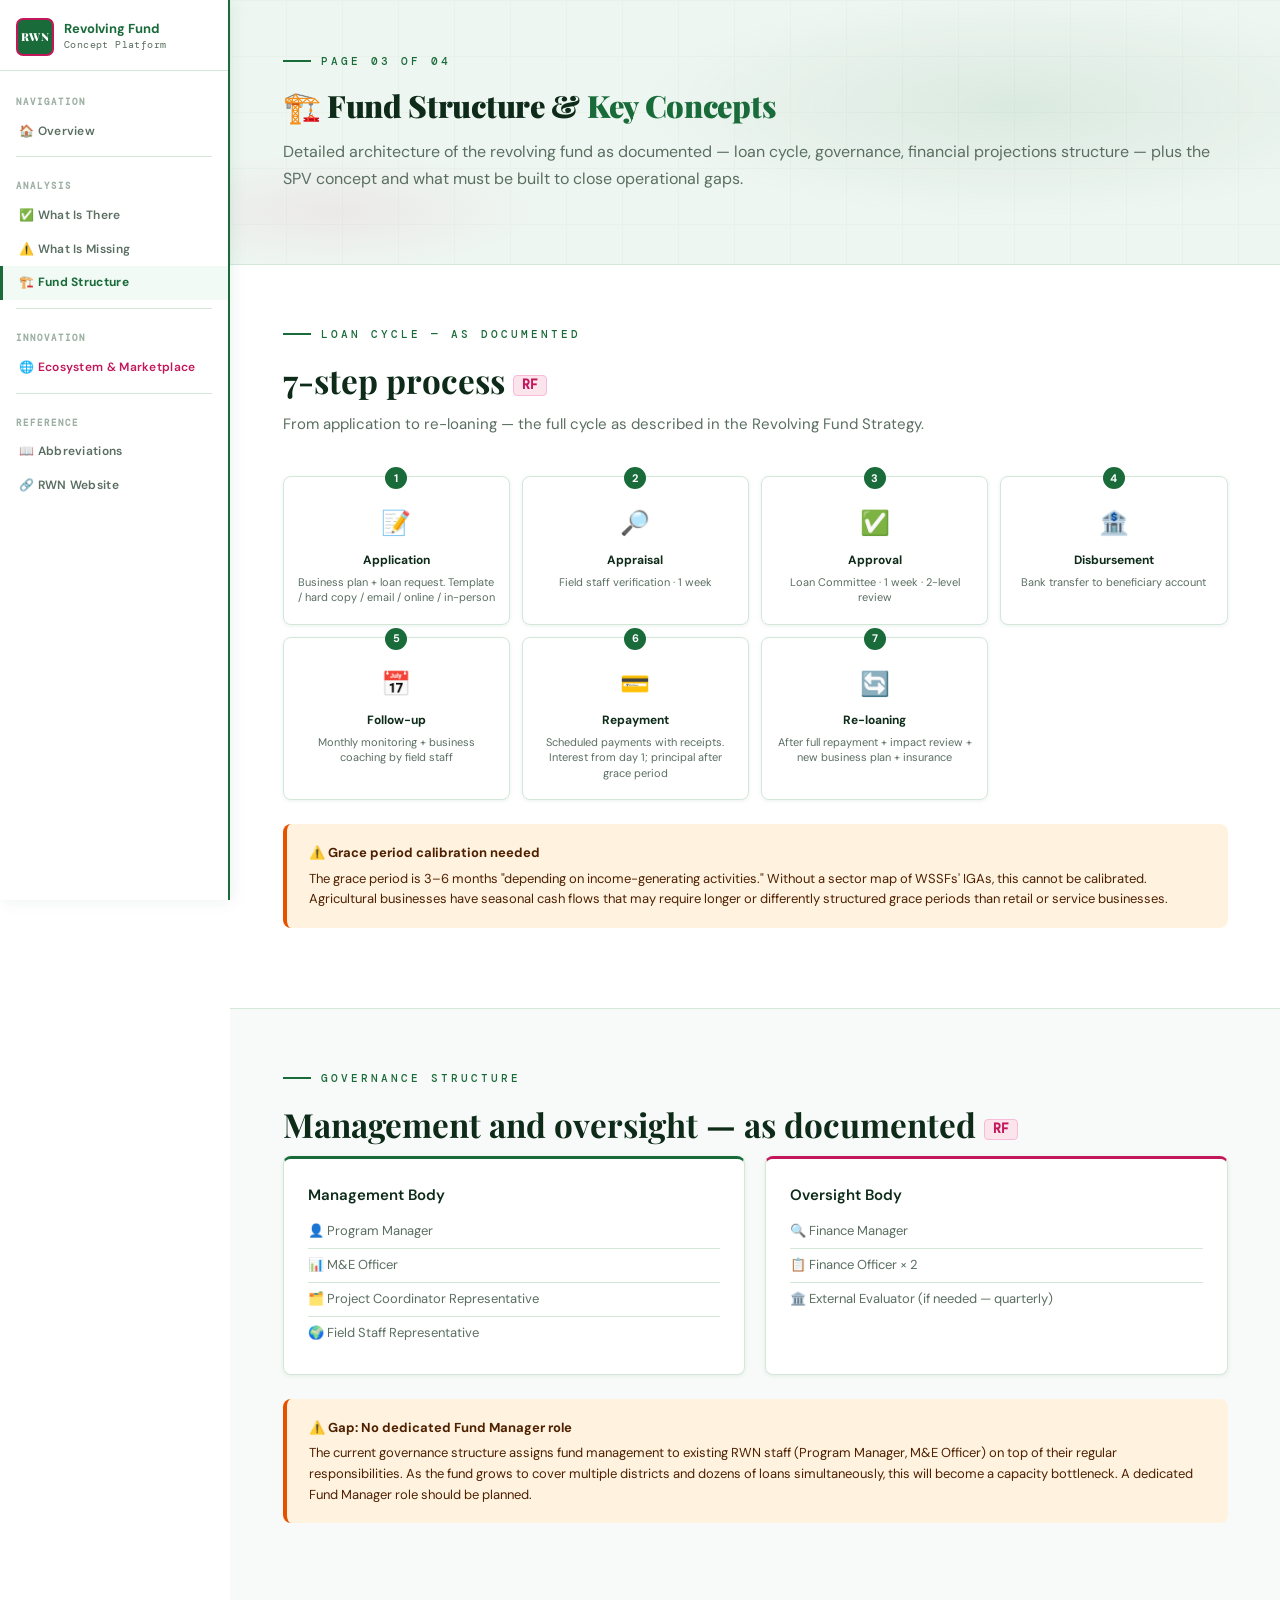
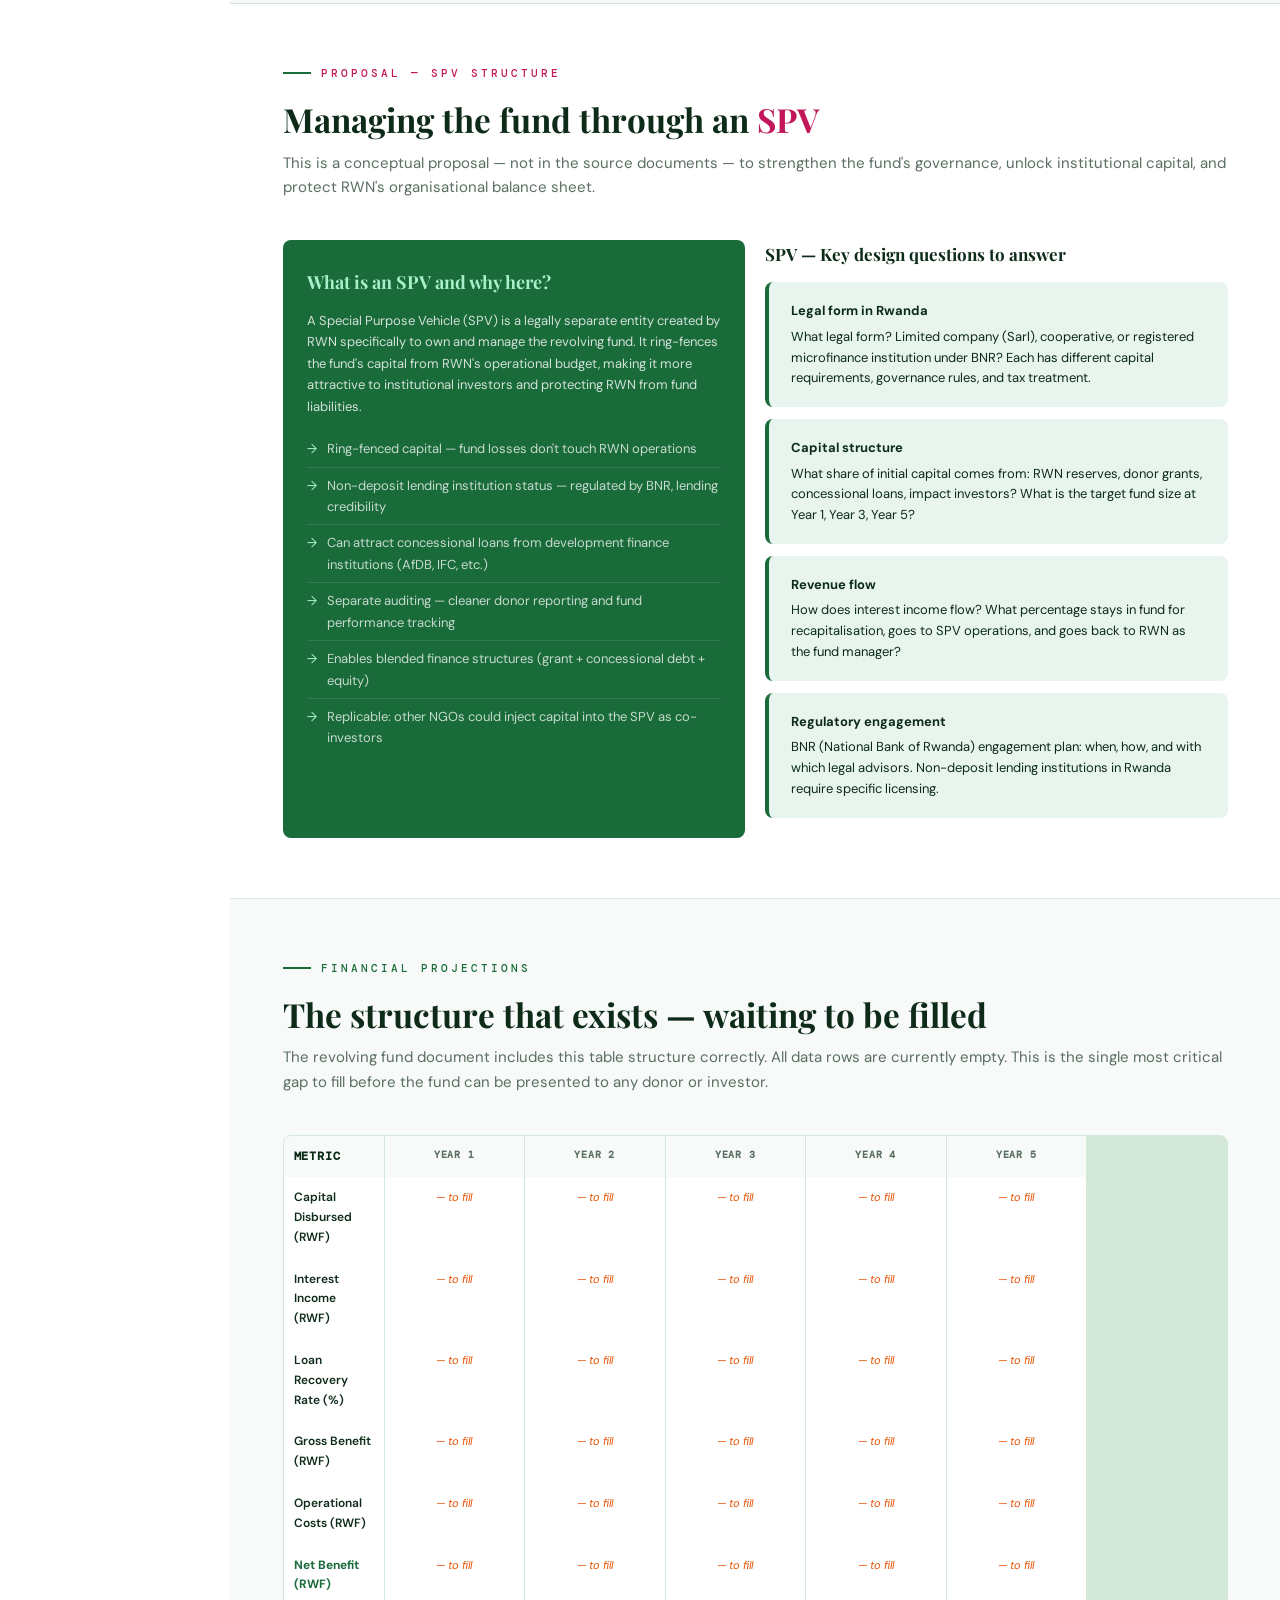
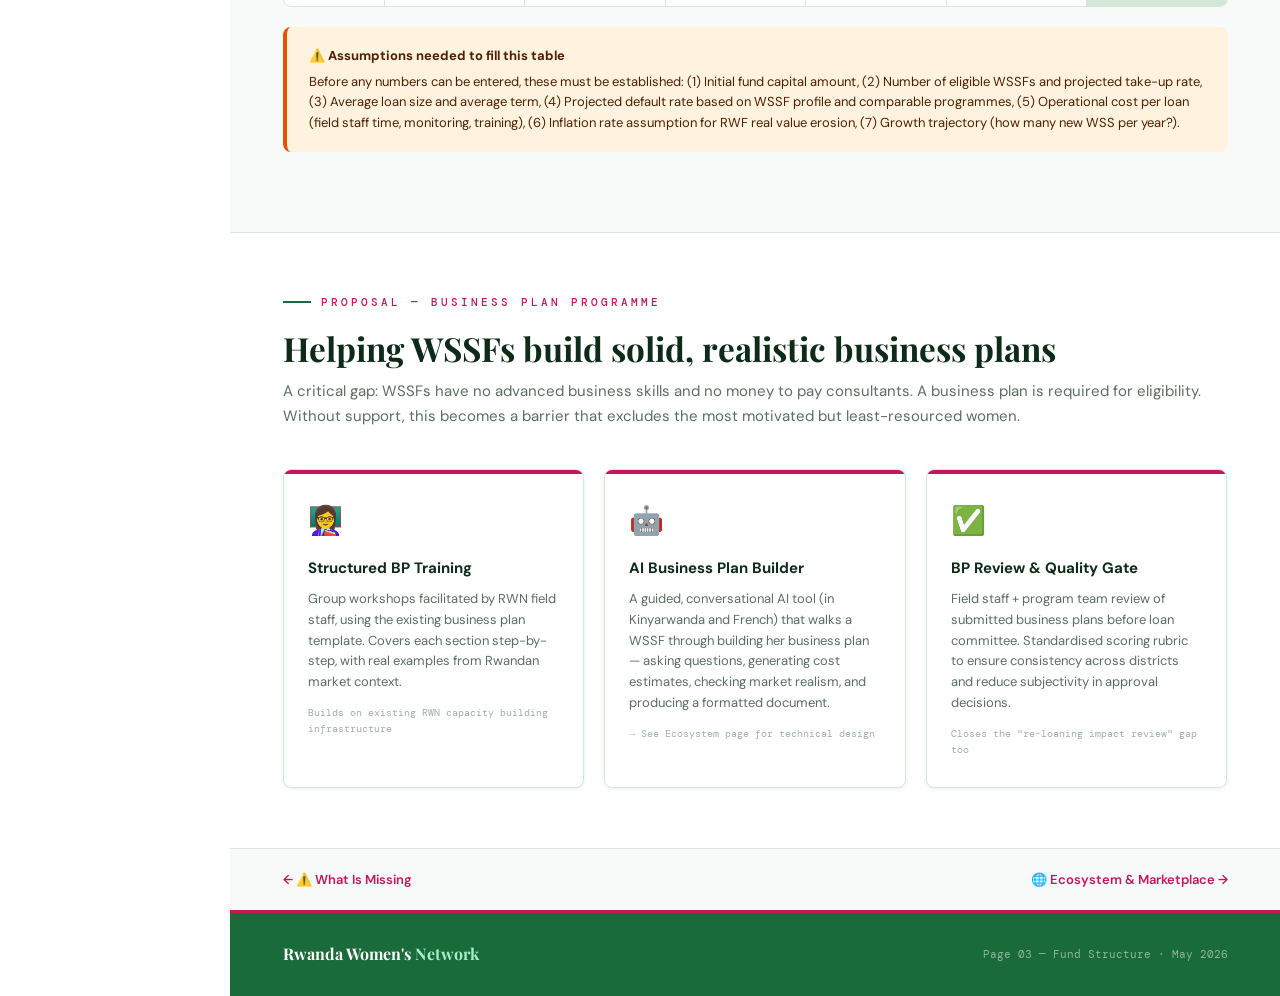
<file: fund-structure.html>
<!DOCTYPE html>
<html lang="en">
<head>
<meta charset="UTF-8">
<meta name="viewport" content="width=device-width, initial-scale=1.0">
<title>RWN — Fund Structure · Page 3</title>
<link rel="stylesheet" href="shared.css">
<style>
.flow-step { display: flex; gap: 0; margin-bottom: 4px; }
.flow-box { flex: 1; background: #FFFFFF; border: 1px solid var(--border-lt); border-radius: var(--radius); padding: 16px 14px; text-align: center; position: relative; box-shadow: var(--shadow-sm); }
.flow-box .f-num { font-family: var(--font-m); font-size: 10px; color: var(--text-light); margin-bottom: 6px; }
.flow-box .f-title { font-size: 13px; font-weight: 700; color: var(--text-head); margin-bottom: 4px; }
.flow-box .f-desc { font-size: 11px; color: var(--text-muted); line-height: 1.45; }
.flow-arrow { width: 32px; display: flex; align-items: center; justify-content: center; font-size: 18px; color: var(--g-deep); flex-shrink: 0; }
.cycle-grid { display: grid; grid-template-columns: repeat(4, 1fr); gap: 12px; }
@media(max-width:860px){ .cycle-grid { grid-template-columns: 1fr 1fr; } }
.cycle-step { background: #FFFFFF; border: 1px solid var(--border-lt); border-radius: var(--radius); padding: 18px 14px; text-align: center; box-shadow: var(--shadow-sm); position: relative; }
.cycle-step::after { content: attr(data-step); position: absolute; top: -10px; left: 50%; transform: translateX(-50%); width: 22px; height: 22px; background: var(--g-deep); color: #FFFFFF; border-radius: 50%; font-size: 11px; font-weight: 700; display: flex; align-items: center; justify-content: center; }
.cycle-icon { font-size: 24px; margin: 8px 0 8px; }
.cycle-title { font-size: 12px; font-weight: 700; color: var(--text-head); margin-bottom: 4px; }
.cycle-desc  { font-size: 11px; color: var(--text-muted); line-height: 1.4; }
.spv-card { background: var(--g-deep); color: #FFFFFF; border-radius: var(--radius); padding: 28px 24px; }
.spv-card h3 { font-family: var(--font-d); font-size: 18px; font-weight: 700; color: #A8EFCA; margin-bottom: 12px; }
.spv-card p { font-size: 13px; color: rgba(255,255,255,0.8); line-height: 1.65; margin-bottom: 14px; }
.spv-list { list-style: none; }
.spv-list li { font-size: 13px; color: rgba(255,255,255,0.75); padding: 7px 0; border-bottom: 1px solid rgba(255,255,255,0.1); display: flex; gap: 10px; }
.spv-list li:last-child { border-bottom: none; }
.spv-list li::before { content: '→'; color: #A8EFCA; flex-shrink: 0; }
.proj-row { display: grid; grid-template-columns: 100px repeat(6,1fr); gap: 1px; background: var(--border-lt); }
.proj-cell { background: #FFFFFF; padding: 11px 10px; font-size: 12px; text-align: center; }
.proj-cell.hdr { background: var(--surface-1); font-family: var(--font-m); font-size: 10px; letter-spacing: 0.8px; text-transform: uppercase; color: var(--text-muted); font-weight: 600; }
.proj-cell.lbl { text-align: left; font-weight: 600; color: var(--text-head); font-size: 12px; }
.proj-cell.empty { color: var(--amber); font-style: italic; font-size: 11px; }
.proj-table { border-radius: var(--radius); overflow: hidden; border: 1px solid var(--border-lt); }
@media(max-width:860px){ .proj-row { grid-template-columns: 120px repeat(3,1fr); } }
</style>
</head>
<body>

<div class="sb-topbar" id="sb-topbar">
  <div class="sb-topbar-logo">RWN</div>
  <div class="sb-topbar-title">Fund Structure</div>
  <button class="sb-hamburger" id="sb-hbg" onclick="sbMobileToggle()" aria-label="Menu">
    <span></span><span></span><span></span>
  </button>
</div>
<div class="sb-overlay" id="sb-overlay" onclick="sbMobileClose()"></div>

<nav class="rwn-sidebar" id="rwn-sidebar">
  <div class="sb-logo-block">
    <div class="sb-logo">RWN</div>
    <div><div class="sb-brand-main">Revolving Fund</div><div class="sb-brand-sub">Concept Platform</div></div>
  </div>
  <div class="sb-nav">
    <span class="sb-section-label">Navigation</span>
    <a href="index.html">🏠 Overview</a>
    <div class="sb-divider"></div>
    <span class="sb-section-label">Analysis</span>
    <a href="what-is-there.html">✅ What Is There</a>
    <a href="what-is-missing.html">⚠️ What Is Missing</a>
    <a href="fund-structure.html" class="active">🏗️ Fund Structure</a>
    <div class="sb-divider"></div>
    <span class="sb-section-label">Innovation</span>
    <a href="ecosystem.html" class="sb-mag">🌐 Ecosystem &amp; Marketplace</a>
    <div class="sb-divider"></div>
    <span class="sb-section-label">Reference</span>
    <a href="abbreviations.html">📖 Abbreviations</a>
    <a href="https://rwandawomensnetwork.org" target="_blank">🔗 RWN Website</a>
  </div>
</nav>

<div class="page-wrap">

  <div class="hero">
    <div class="hero-bg-mesh"></div>
    <div class="hero-grid"></div>
    <div class="hero-content">
      <div class="eyebrow fade-up au-1">Page 03 of 04</div>
      <h1 class="hero-title fade-up au-2">🏗️ Fund Structure &amp; <span class="accent">Key Concepts</span></h1>
      <p class="hero-lead fade-up au-3">Detailed architecture of the revolving fund as documented — loan cycle, governance, financial projections structure — plus the SPV concept and what must be built to close operational gaps.</p>
    </div>
  </div>

  <!-- LOAN CYCLE -->
  <div class="section">
    <div class="eyebrow">Loan Cycle — as documented</div>
    <h2 class="section-title">7-step process <span class="src src-rf" style="font-size:13px;vertical-align:middle;">RF</span></h2>
    <p class="section-lead">From application to re-loaning — the full cycle as described in the Revolving Fund Strategy.</p>
    <div class="cycle-grid">
      <div class="cycle-step" data-step="1"><div class="cycle-icon">📝</div><div class="cycle-title">Application</div><div class="cycle-desc">Business plan + loan request. Template / hard copy / email / online / in-person</div></div>
      <div class="cycle-step" data-step="2"><div class="cycle-icon">🔎</div><div class="cycle-title">Appraisal</div><div class="cycle-desc">Field staff verification · 1 week</div></div>
      <div class="cycle-step" data-step="3"><div class="cycle-icon">✅</div><div class="cycle-title">Approval</div><div class="cycle-desc">Loan Committee · 1 week · 2-level review</div></div>
      <div class="cycle-step" data-step="4"><div class="cycle-icon">🏦</div><div class="cycle-title">Disbursement</div><div class="cycle-desc">Bank transfer to beneficiary account</div></div>
      <div class="cycle-step" data-step="5"><div class="cycle-icon">📅</div><div class="cycle-title">Follow-up</div><div class="cycle-desc">Monthly monitoring + business coaching by field staff</div></div>
      <div class="cycle-step" data-step="6"><div class="cycle-icon">💳</div><div class="cycle-title">Repayment</div><div class="cycle-desc">Scheduled payments with receipts. Interest from day 1; principal after grace period</div></div>
      <div class="cycle-step" data-step="7"><div class="cycle-icon">🔄</div><div class="cycle-title">Re-loaning</div><div class="cycle-desc">After full repayment + impact review + new business plan + insurance</div></div>
    </div>
    <div class="callout callout-amber" style="margin-top:24px;">
      <div class="callout-title">⚠️ Grace period calibration needed</div>
      <div class="callout-body">The grace period is 3–6 months "depending on income-generating activities." Without a sector map of WSSFs' IGAs, this cannot be calibrated. Agricultural businesses have seasonal cash flows that may require longer or differently structured grace periods than retail or service businesses.</div>
    </div>
  </div>

  <!-- GOVERNANCE -->
  <div class="section section-alt">
    <div class="eyebrow">Governance Structure</div>
    <h2 class="section-title">Management and oversight — as documented <span class="src src-rf" style="font-size:13px;vertical-align:middle;">RF</span></h2>
    <div class="grid-2" style="margin-bottom:24px;">
      <div class="card" style="border-top: 3px solid var(--g-deep);">
        <div class="card-title">Management Body</div>
        <div class="card-body">
          <ul style="list-style:none;margin-top:8px;">
            <li style="padding:6px 0;border-bottom:1px solid var(--border-lt);font-size:13px;">👤 Program Manager</li>
            <li style="padding:6px 0;border-bottom:1px solid var(--border-lt);font-size:13px;">📊 M&amp;E Officer</li>
            <li style="padding:6px 0;border-bottom:1px solid var(--border-lt);font-size:13px;">🗂️ Project Coordinator Representative</li>
            <li style="padding:6px 0;font-size:13px;">🌍 Field Staff Representative</li>
          </ul>
        </div>
      </div>
      <div class="card" style="border-top: 3px solid var(--mag);">
        <div class="card-title">Oversight Body</div>
        <div class="card-body">
          <ul style="list-style:none;margin-top:8px;">
            <li style="padding:6px 0;border-bottom:1px solid var(--border-lt);font-size:13px;">🔍 Finance Manager</li>
            <li style="padding:6px 0;border-bottom:1px solid var(--border-lt);font-size:13px;">📋 Finance Officer × 2</li>
            <li style="padding:6px 0;font-size:13px;">🏛️ External Evaluator (if needed — quarterly)</li>
          </ul>
        </div>
      </div>
    </div>
    <div class="callout callout-amber">
      <div class="callout-title">⚠️ Gap: No dedicated Fund Manager role</div>
      <div class="callout-body">The current governance structure assigns fund management to existing RWN staff (Program Manager, M&amp;E Officer) on top of their regular responsibilities. As the fund grows to cover multiple districts and dozens of loans simultaneously, this will become a capacity bottleneck. A dedicated Fund Manager role should be planned.</div>
    </div>
  </div>

  <!-- SPV CONCEPT -->
  <div class="section">
    <div class="eyebrow" style="color:var(--mag);">Proposal — SPV Structure</div>
    <h2 class="section-title">Managing the fund through an <span style="color:var(--mag);">SPV</span></h2>
    <p class="section-lead">This is a conceptual proposal — not in the source documents — to strengthen the fund's governance, unlock institutional capital, and protect RWN's organisational balance sheet.</p>
    <div class="grid-2">
      <div class="spv-card">
        <h3>What is an SPV and why here?</h3>
        <p>A Special Purpose Vehicle (SPV) is a legally separate entity created by RWN specifically to own and manage the revolving fund. It ring-fences the fund's capital from RWN's operational budget, making it more attractive to institutional investors and protecting RWN from fund liabilities.</p>
        <ul class="spv-list">
          <li>Ring-fenced capital — fund losses don't touch RWN operations</li>
          <li>Non-deposit lending institution status — regulated by BNR, lending credibility</li>
          <li>Can attract concessional loans from development finance institutions (AfDB, IFC, etc.)</li>
          <li>Separate auditing — cleaner donor reporting and fund performance tracking</li>
          <li>Enables blended finance structures (grant + concessional debt + equity)</li>
          <li>Replicable: other NGOs could inject capital into the SPV as co-investors</li>
        </ul>
      </div>
      <div>
        <h3 style="font-family:var(--font-d);font-size:17px;font-weight:700;color:var(--text-head);margin-bottom:14px;">SPV — Key design questions to answer</h3>
        <div class="callout callout-green" style="margin-bottom:12px;">
          <div class="callout-title">Legal form in Rwanda</div>
          <div class="callout-body">What legal form? Limited company (Sarl), cooperative, or registered microfinance institution under BNR? Each has different capital requirements, governance rules, and tax treatment.</div>
        </div>
        <div class="callout callout-green" style="margin-bottom:12px;">
          <div class="callout-title">Capital structure</div>
          <div class="callout-body">What share of initial capital comes from: RWN reserves, donor grants, concessional loans, impact investors? What is the target fund size at Year 1, Year 3, Year 5?</div>
        </div>
        <div class="callout callout-green" style="margin-bottom:12px;">
          <div class="callout-title">Revenue flow</div>
          <div class="callout-body">How does interest income flow? What percentage stays in fund for recapitalisation, goes to SPV operations, and goes back to RWN as the fund manager?</div>
        </div>
        <div class="callout callout-green">
          <div class="callout-title">Regulatory engagement</div>
          <div class="callout-body">BNR (National Bank of Rwanda) engagement plan: when, how, and with which legal advisors. Non-deposit lending institutions in Rwanda require specific licensing.</div>
        </div>
      </div>
    </div>
  </div>

  <!-- FINANCIAL PROJECTIONS: WHAT EXISTS -->
  <div class="section section-alt">
    <div class="eyebrow">Financial Projections</div>
    <h2 class="section-title">The structure that exists — waiting to be filled</h2>
    <p class="section-lead">The revolving fund document includes this table structure correctly. All data rows are currently empty. This is the single most critical gap to fill before the fund can be presented to any donor or investor.</p>
    <div class="proj-table" style="overflow-x:auto;">
      <div class="proj-row">
        <div class="proj-cell hdr lbl">Metric</div>
        <div class="proj-cell hdr">Year 1</div>
        <div class="proj-cell hdr">Year 2</div>
        <div class="proj-cell hdr">Year 3</div>
        <div class="proj-cell hdr">Year 4</div>
        <div class="proj-cell hdr">Year 5</div>
      </div>
      <div class="proj-row">
        <div class="proj-cell lbl">Capital Disbursed (RWF)</div>
        <div class="proj-cell empty">— to fill</div><div class="proj-cell empty">— to fill</div><div class="proj-cell empty">— to fill</div><div class="proj-cell empty">— to fill</div><div class="proj-cell empty">— to fill</div>
      </div>
      <div class="proj-row">
        <div class="proj-cell lbl">Interest Income (RWF)</div>
        <div class="proj-cell empty">— to fill</div><div class="proj-cell empty">— to fill</div><div class="proj-cell empty">— to fill</div><div class="proj-cell empty">— to fill</div><div class="proj-cell empty">— to fill</div>
      </div>
      <div class="proj-row">
        <div class="proj-cell lbl">Loan Recovery Rate (%)</div>
        <div class="proj-cell empty">— to fill</div><div class="proj-cell empty">— to fill</div><div class="proj-cell empty">— to fill</div><div class="proj-cell empty">— to fill</div><div class="proj-cell empty">— to fill</div>
      </div>
      <div class="proj-row">
        <div class="proj-cell lbl">Gross Benefit (RWF)</div>
        <div class="proj-cell empty">— to fill</div><div class="proj-cell empty">— to fill</div><div class="proj-cell empty">— to fill</div><div class="proj-cell empty">— to fill</div><div class="proj-cell empty">— to fill</div>
      </div>
      <div class="proj-row">
        <div class="proj-cell lbl">Operational Costs (RWF)</div>
        <div class="proj-cell empty">— to fill</div><div class="proj-cell empty">— to fill</div><div class="proj-cell empty">— to fill</div><div class="proj-cell empty">— to fill</div><div class="proj-cell empty">— to fill</div>
      </div>
      <div class="proj-row">
        <div class="proj-cell lbl" style="color:var(--g-deep);font-weight:700;">Net Benefit (RWF)</div>
        <div class="proj-cell empty">— to fill</div><div class="proj-cell empty">— to fill</div><div class="proj-cell empty">— to fill</div><div class="proj-cell empty">— to fill</div><div class="proj-cell empty">— to fill</div>
      </div>
    </div>
    <div class="callout callout-amber" style="margin-top:20px;">
      <div class="callout-title">⚠️ Assumptions needed to fill this table</div>
      <div class="callout-body">
        Before any numbers can be entered, these must be established: (1) Initial fund capital amount, (2) Number of eligible WSSFs and projected take-up rate, (3) Average loan size and average term, (4) Projected default rate based on WSSF profile and comparable programmes, (5) Operational cost per loan (field staff time, monitoring, training), (6) Inflation rate assumption for RWF real value erosion, (7) Growth trajectory (how many new WSS per year?).
      </div>
    </div>
  </div>

  <!-- BUSINESS PLAN SUPPORT -->
  <div class="section">
    <div class="eyebrow" style="color:var(--mag);">Proposal — Business Plan Programme</div>
    <h2 class="section-title">Helping WSSFs build solid, realistic business plans</h2>
    <p class="section-lead">A critical gap: WSSFs have no advanced business skills and no money to pay consultants. A business plan is required for eligibility. Without support, this becomes a barrier that excludes the most motivated but least-resourced women.</p>
    <div class="grid-3">
      <div class="innov-card">
        <div class="innov-icon">👩‍🏫</div>
        <div class="innov-title">Structured BP Training</div>
        <div class="innov-body">Group workshops facilitated by RWN field staff, using the existing business plan template. Covers each section step-by-step, with real examples from Rwandan market context.</div>
        <div class="innov-tag">Builds on existing RWN capacity building infrastructure</div>
      </div>
      <div class="innov-card">
        <div class="innov-icon">🤖</div>
        <div class="innov-title">AI Business Plan Builder</div>
        <div class="innov-body">A guided, conversational AI tool (in Kinyarwanda and French) that walks a WSSF through building her business plan — asking questions, generating cost estimates, checking market realism, and producing a formatted document.</div>
        <div class="innov-tag">→ See Ecosystem page for technical design</div>
      </div>
      <div class="innov-card">
        <div class="innov-icon">✅</div>
        <div class="innov-title">BP Review &amp; Quality Gate</div>
        <div class="innov-body">Field staff + program team review of submitted business plans before loan committee. Standardised scoring rubric to ensure consistency across districts and reduce subjectivity in approval decisions.</div>
        <div class="innov-tag">Closes the "re-loaning impact review" gap too</div>
      </div>
    </div>
  </div>

  <!-- NAV FOOTER -->
  <div class="section" style="padding-top:20px;padding-bottom:20px;background:var(--surface-1);border-top:1px solid var(--border-lt);">
    <div style="display:flex;justify-content:space-between;align-items:center;flex-wrap:wrap;gap:12px;">
      <span style="font-size:13px;"><a href="what-is-missing.html" style="color:var(--mag);font-weight:600;text-decoration:none;">← ⚠️ What Is Missing</a></span>
      <span style="font-size:13px;"><a href="ecosystem.html" style="color:var(--mag);font-weight:600;text-decoration:none;">🌐 Ecosystem &amp; Marketplace →</a></span>
    </div>
  </div>

  <footer class="rwn-footer">
    <div class="footer-brand">Rwanda Women's <span>Network</span></div>
    <div class="footer-meta">Page 03 — Fund Structure · May 2026</div>
  </footer>
</div>

<script src="nav.js"></script>
</body>
</html>
</file>
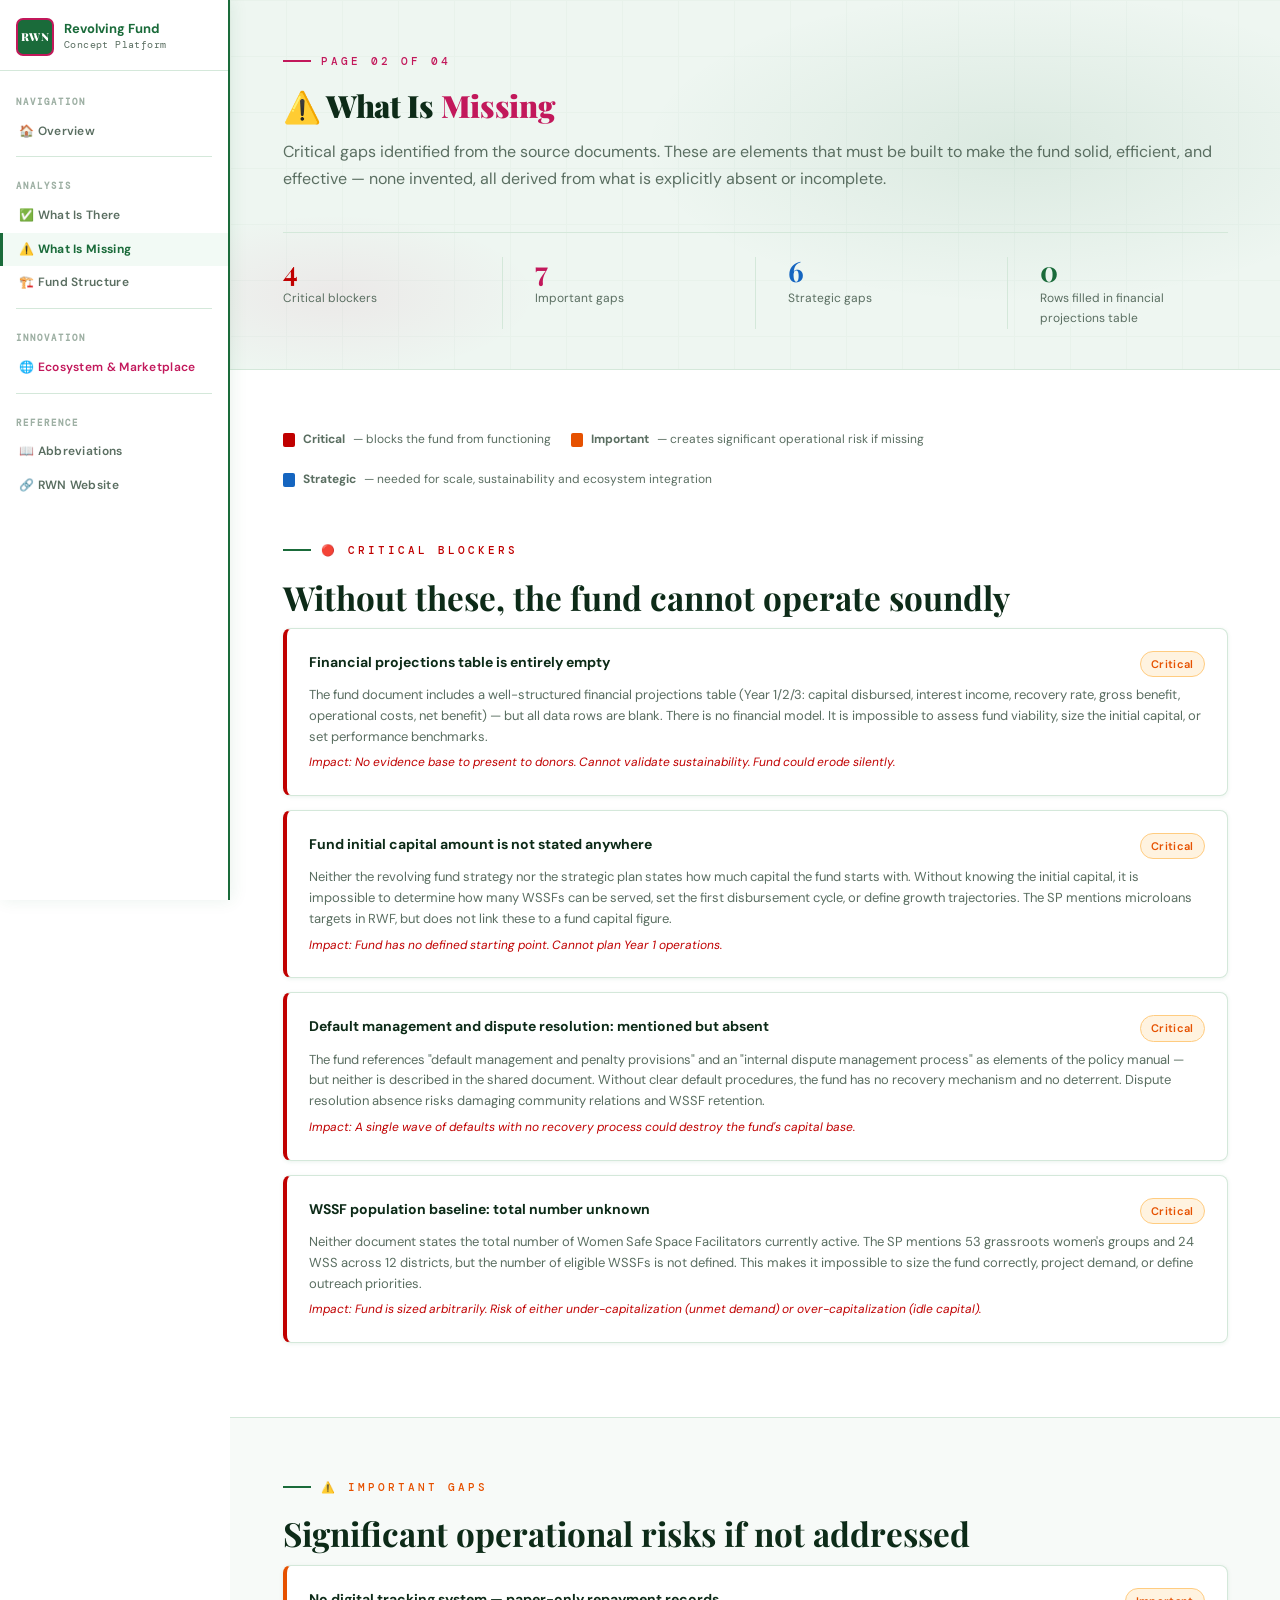
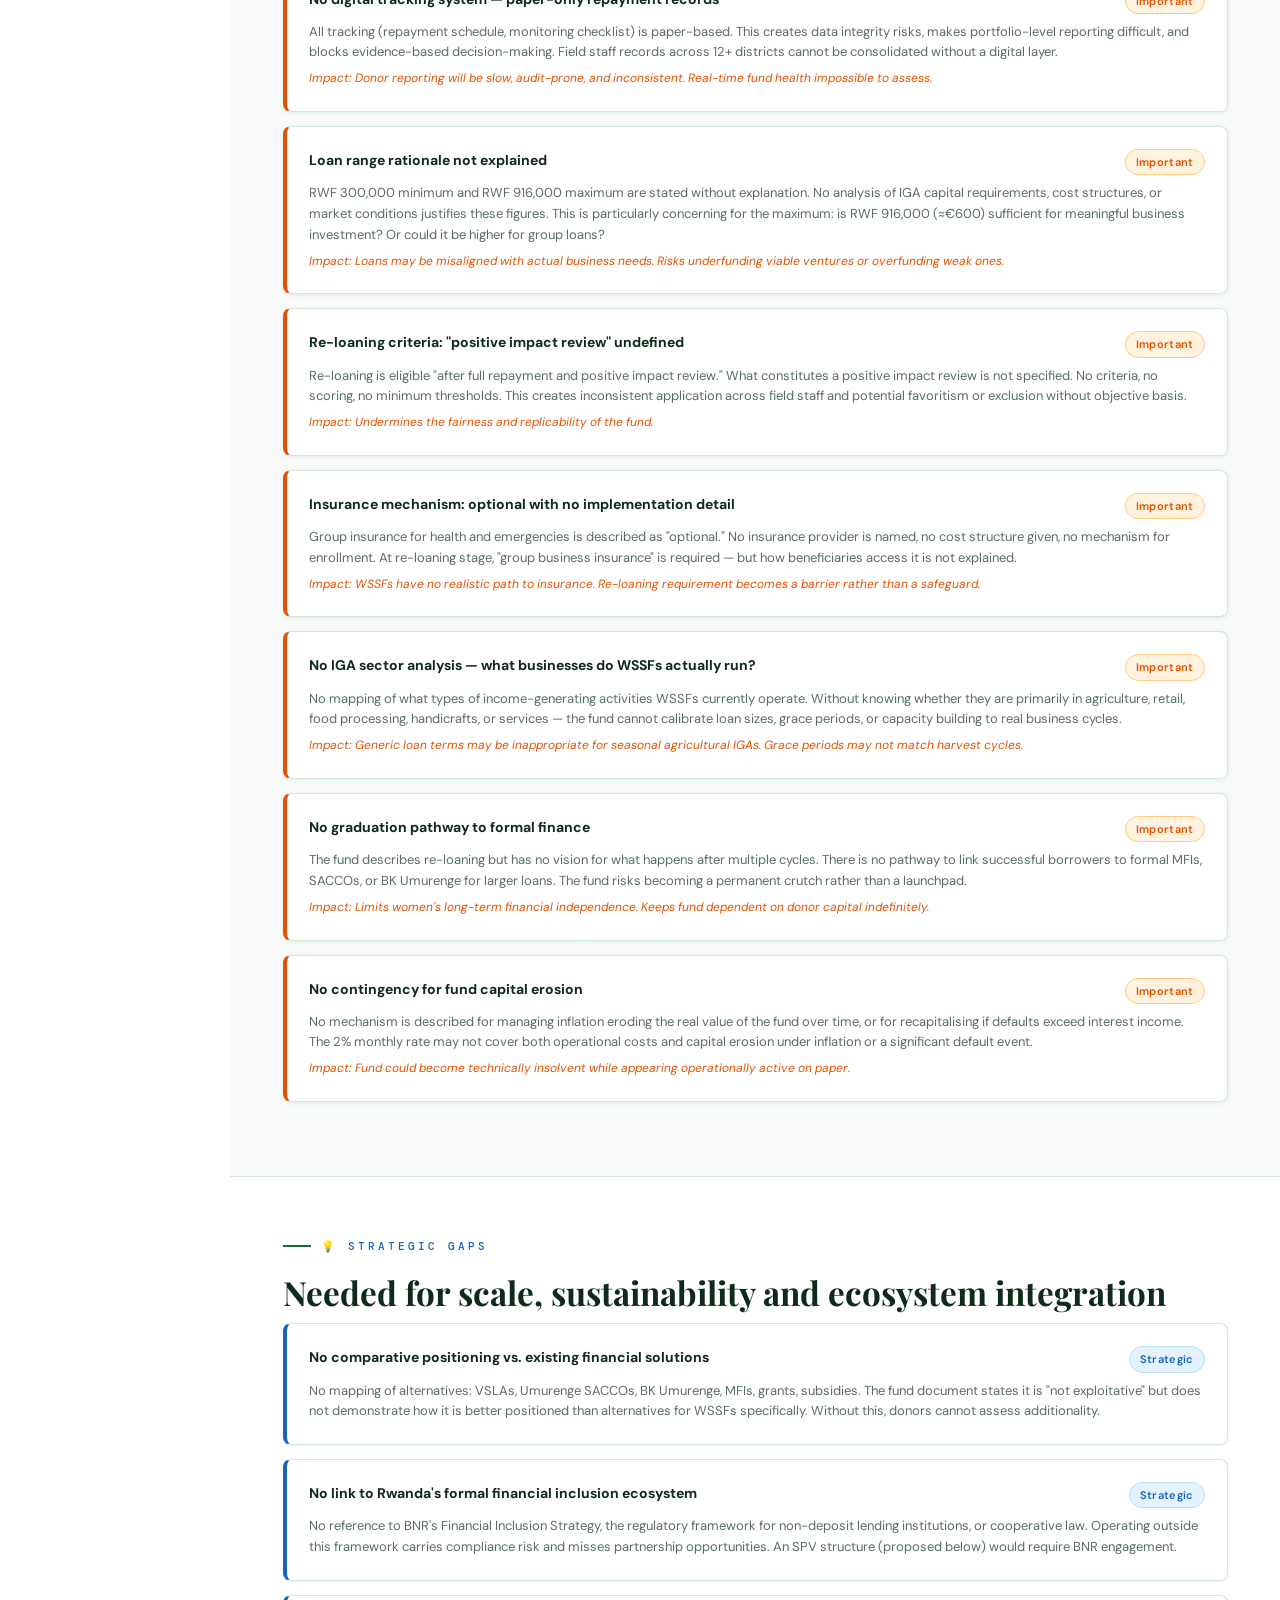
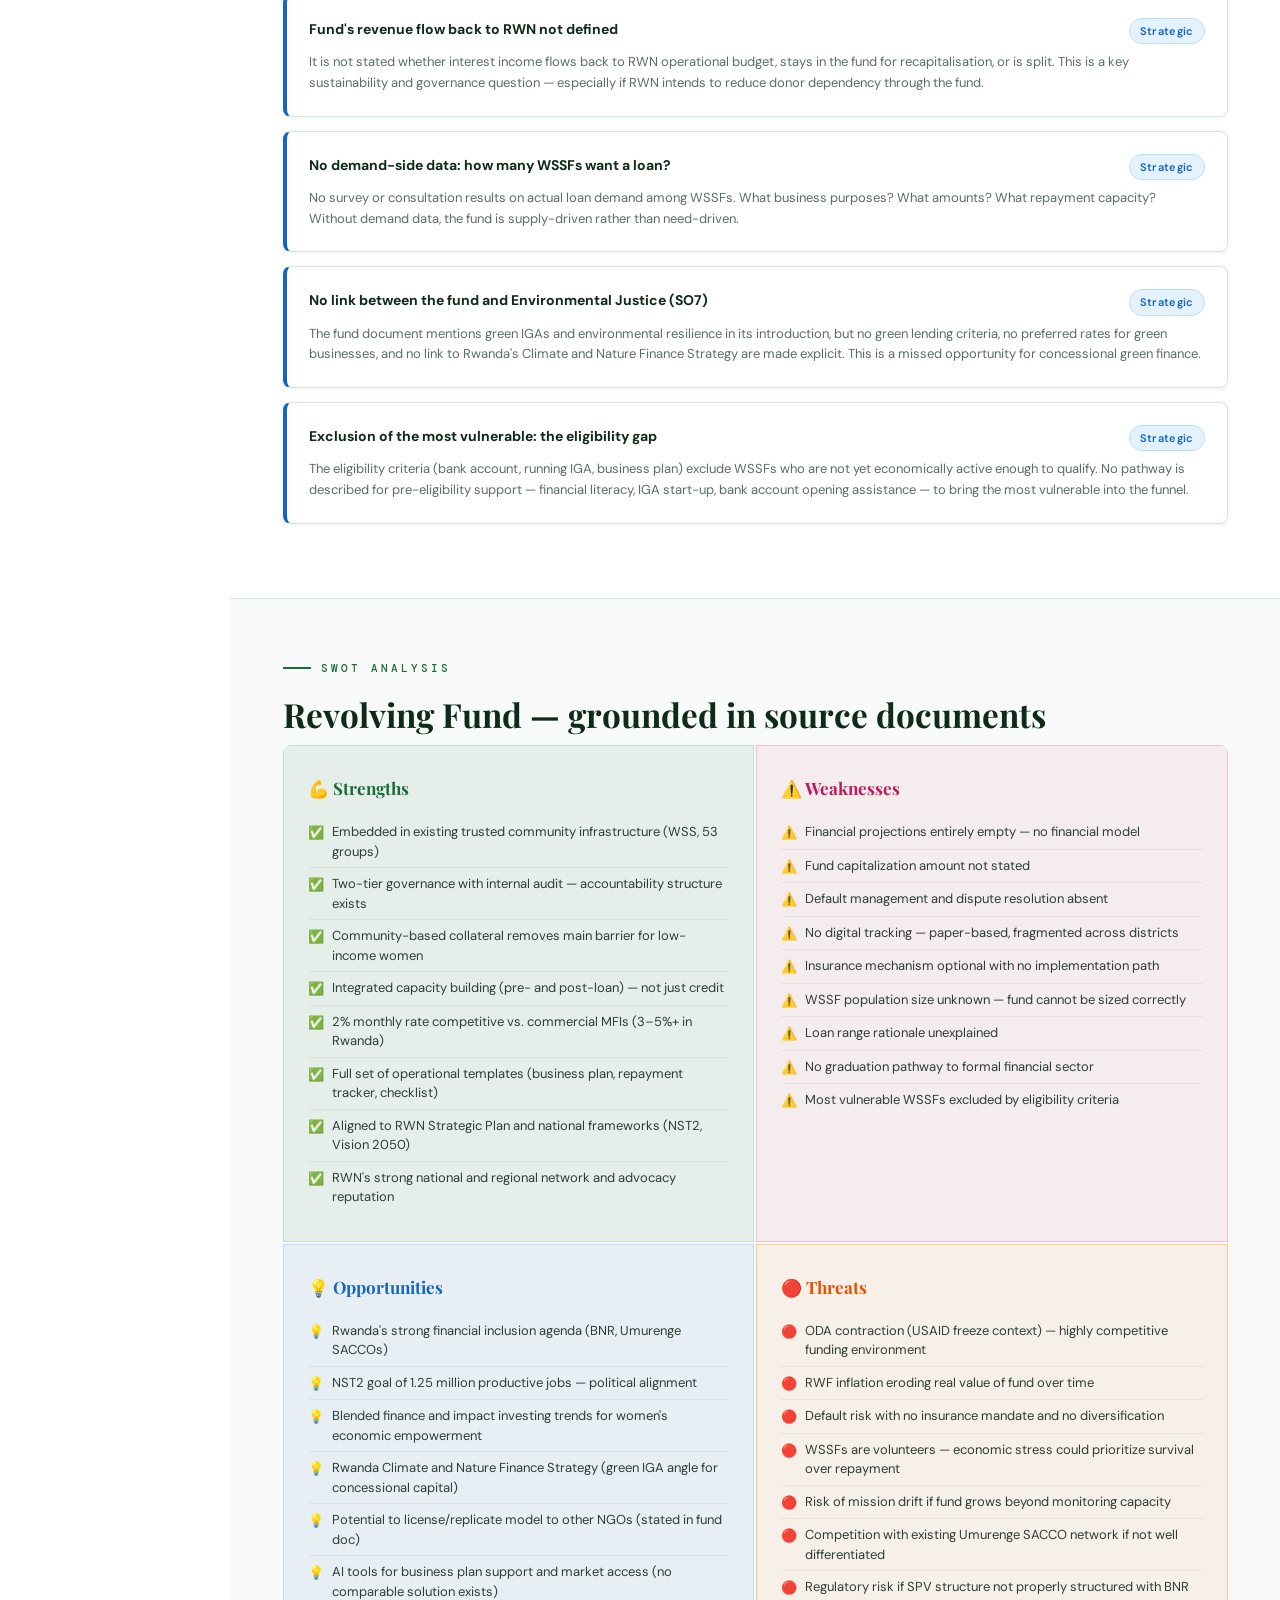
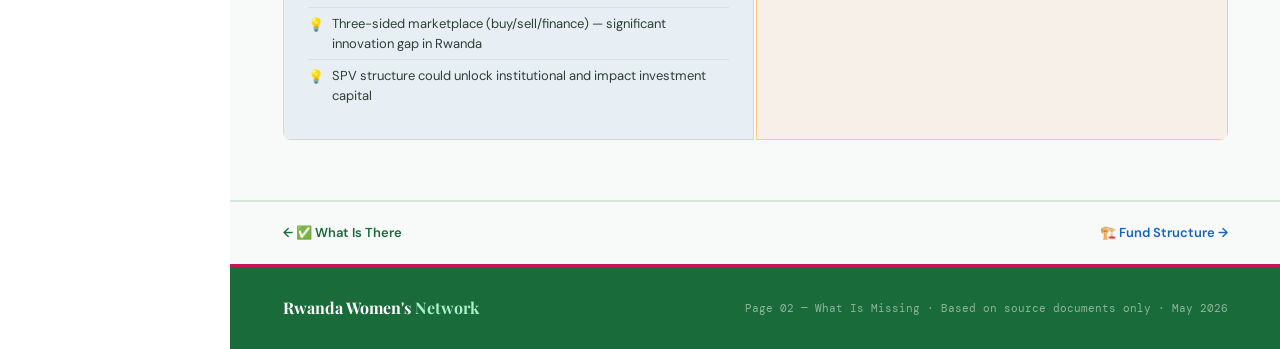
<file: what-is-missing.html>
<!DOCTYPE html>
<html lang="en">
<head>
<meta charset="UTF-8">
<meta name="viewport" content="width=device-width, initial-scale=1.0">
<title>RWN — What Is Missing · Page 2</title>
<link rel="stylesheet" href="shared.css">
<style>
.gap-card { background: #FFFFFF; border: 1px solid var(--border-lt); border-radius: var(--radius); padding: 22px; box-shadow: var(--shadow-sm); border-left: 4px solid var(--amber); margin-bottom: 14px; }
.gap-card.critical { border-left-color: #C00000; }
.gap-card.important { border-left-color: var(--amber); }
.gap-card.strategic { border-left-color: var(--blue); }
.gap-header { display: flex; align-items: flex-start; justify-content: space-between; gap: 12px; margin-bottom: 8px; }
.gap-title { font-size: 14px; font-weight: 700; color: var(--text-head); }
.gap-desc  { font-size: 13px; color: var(--text-muted); line-height: 1.6; }
.gap-impact{ font-size: 12px; font-style: italic; color: var(--amber); margin-top: 6px; }
.gap-impact.critical { color: #C00000; }
.legend { display: flex; gap: 20px; flex-wrap: wrap; margin-bottom: 28px; }
.legend-item { display: flex; align-items: center; gap: 8px; font-size: 12px; color: var(--text-muted); }
.legend-dot { width: 12px; height: 14px; border-radius: 2px; }
.ld-c { background: #C00000; } .ld-i { background: var(--amber); } .ld-s { background: var(--blue); }
.missing-count { font-family: var(--font-d); font-size: 40px; font-weight: 900; color: var(--amber); }
.swot-quad { display: grid; grid-template-columns: 1fr 1fr; gap: 2px; border-radius: var(--radius); overflow: hidden; }
@media(max-width:860px){ .swot-quad { grid-template-columns: 1fr; } }
.sq { padding: 28px 24px; }
.sq-s { background: rgba(26,107,58,0.08); border: 1px solid var(--g-lt); }
.sq-w { background: rgba(194,24,91,0.06); border: 1px solid #F8BBD9; }
.sq-o { background: rgba(21,101,192,0.07); border: 1px solid #BBDEFB; }
.sq-t { background: rgba(230,81,0,0.06); border: 1px solid #FFCC80; }
.sq-label { font-family: var(--font-d); font-size: 17px; font-weight: 700; margin-bottom: 14px; }
.sq-s .sq-label { color: var(--g-deep); }
.sq-w .sq-label { color: var(--mag); }
.sq-o .sq-label { color: var(--blue); }
.sq-t .sq-label { color: var(--amber); }
.sq-list { list-style: none; }
.sq-list li { font-size: 13px; color: var(--text-body); padding: 6px 0; border-bottom: 1px solid rgba(0,0,0,0.06); line-height: 1.5; display: flex; gap: 8px; }
.sq-list li:last-child { border-bottom: none; }
.sq-list li::before { flex-shrink: 0; margin-top: 1px; }
.sq-s li::before { content:'✅'; }
.sq-w li::before { content:'⚠️'; }
.sq-o li::before { content:'💡'; }
.sq-t li::before { content:'🔴'; }
</style>
</head>
<body>

<div class="sb-topbar" id="sb-topbar">
  <div class="sb-topbar-logo">RWN</div>
  <div class="sb-topbar-title">What Is Missing</div>
  <button class="sb-hamburger" id="sb-hbg" onclick="sbMobileToggle()" aria-label="Menu">
    <span></span><span></span><span></span>
  </button>
</div>
<div class="sb-overlay" id="sb-overlay" onclick="sbMobileClose()"></div>

<nav class="rwn-sidebar" id="rwn-sidebar">
  <div class="sb-logo-block">
    <div class="sb-logo">RWN</div>
    <div><div class="sb-brand-main">Revolving Fund</div><div class="sb-brand-sub">Concept Platform</div></div>
  </div>
  <div class="sb-nav">
    <span class="sb-section-label">Navigation</span>
    <a href="index.html">🏠 Overview</a>
    <div class="sb-divider"></div>
    <span class="sb-section-label">Analysis</span>
    <a href="what-is-there.html">✅ What Is There</a>
    <a href="what-is-missing.html" class="active">⚠️ What Is Missing</a>
    <a href="fund-structure.html">🏗️ Fund Structure</a>
    <div class="sb-divider"></div>
    <span class="sb-section-label">Innovation</span>
    <a href="ecosystem.html" class="sb-mag">🌐 Ecosystem &amp; Marketplace</a>
    <div class="sb-divider"></div>
    <span class="sb-section-label">Reference</span>
    <a href="abbreviations.html">📖 Abbreviations</a>
    <a href="https://rwandawomensnetwork.org" target="_blank">🔗 RWN Website</a>
  </div>
</nav>

<div class="page-wrap">

  <div class="hero">
    <div class="hero-bg-mesh"></div>
    <div class="hero-grid"></div>
    <div class="hero-content">
      <div class="eyebrow mag fade-up au-1">Page 02 of 04</div>
      <h1 class="hero-title fade-up au-2">⚠️ What Is <span class="mag-accent">Missing</span></h1>
      <p class="hero-lead fade-up au-3">Critical gaps identified from the source documents. These are elements that must be built to make the fund solid, efficient, and effective — none invented, all derived from what is explicitly absent or incomplete.</p>
      <div class="stats-bar fade-up au-4">
        <div class="stat"><div class="stat-n" style="color:#C00000;">4</div><div class="stat-l">Critical blockers</div></div>
        <div class="stat"><div class="stat-n mag">7</div><div class="stat-l">Important gaps</div></div>
        <div class="stat"><div class="stat-n" style="color:var(--blue);">6</div><div class="stat-l">Strategic gaps</div></div>
        <div class="stat"><div class="stat-n">0</div><div class="stat-l">Rows filled in financial projections table</div></div>
      </div>
    </div>
  </div>

  <!-- LEGEND -->
  <div class="section" style="padding-bottom:0;">
    <div class="legend">
      <div class="legend-item"><div class="legend-dot ld-c"></div><strong>Critical</strong> — blocks the fund from functioning</div>
      <div class="legend-item"><div class="legend-dot ld-i"></div><strong>Important</strong> — creates significant operational risk if missing</div>
      <div class="legend-item"><div class="legend-dot ld-s"></div><strong>Strategic</strong> — needed for scale, sustainability and ecosystem integration</div>
    </div>
  </div>

  <!-- CRITICAL GAPS -->
  <div class="section" style="padding-top:24px;">
    <div class="eyebrow" style="color:#C00000;">🔴 Critical Blockers</div>
    <h2 class="section-title">Without these, the fund cannot operate soundly</h2>

    <div class="gap-card critical">
      <div class="gap-header"><div class="gap-title">Financial projections table is entirely empty</div><span class="badge badge-amber">Critical</span></div>
      <div class="gap-desc">The fund document includes a well-structured financial projections table (Year 1/2/3: capital disbursed, interest income, recovery rate, gross benefit, operational costs, net benefit) — but all data rows are blank. There is no financial model. It is impossible to assess fund viability, size the initial capital, or set performance benchmarks.</div>
      <div class="gap-impact critical">Impact: No evidence base to present to donors. Cannot validate sustainability. Fund could erode silently.</div>
    </div>

    <div class="gap-card critical">
      <div class="gap-header"><div class="gap-title">Fund initial capital amount is not stated anywhere</div><span class="badge badge-amber">Critical</span></div>
      <div class="gap-desc">Neither the revolving fund strategy nor the strategic plan states how much capital the fund starts with. Without knowing the initial capital, it is impossible to determine how many WSSFs can be served, set the first disbursement cycle, or define growth trajectories. The SP mentions microloans targets in RWF, but does not link these to a fund capital figure.</div>
      <div class="gap-impact critical">Impact: Fund has no defined starting point. Cannot plan Year 1 operations.</div>
    </div>

    <div class="gap-card critical">
      <div class="gap-header"><div class="gap-title">Default management and dispute resolution: mentioned but absent</div><span class="badge badge-amber">Critical</span></div>
      <div class="gap-desc">The fund references "default management and penalty provisions" and an "internal dispute management process" as elements of the policy manual — but neither is described in the shared document. Without clear default procedures, the fund has no recovery mechanism and no deterrent. Dispute resolution absence risks damaging community relations and WSSF retention.</div>
      <div class="gap-impact critical">Impact: A single wave of defaults with no recovery process could destroy the fund's capital base.</div>
    </div>

    <div class="gap-card critical">
      <div class="gap-header"><div class="gap-title">WSSF population baseline: total number unknown</div><span class="badge badge-amber">Critical</span></div>
      <div class="gap-desc">Neither document states the total number of Women Safe Space Facilitators currently active. The SP mentions 53 grassroots women's groups and 24 WSS across 12 districts, but the number of eligible WSSFs is not defined. This makes it impossible to size the fund correctly, project demand, or define outreach priorities.</div>
      <div class="gap-impact critical">Impact: Fund is sized arbitrarily. Risk of either under-capitalization (unmet demand) or over-capitalization (idle capital).</div>
    </div>
  </div>

  <!-- IMPORTANT GAPS -->
  <div class="section section-alt">
    <div class="eyebrow" style="color:var(--amber);">⚠️ Important Gaps</div>
    <h2 class="section-title">Significant operational risks if not addressed</h2>

    <div class="gap-card important">
      <div class="gap-header"><div class="gap-title">No digital tracking system — paper-only repayment records</div><span class="badge badge-amber">Important</span></div>
      <div class="gap-desc">All tracking (repayment schedule, monitoring checklist) is paper-based. This creates data integrity risks, makes portfolio-level reporting difficult, and blocks evidence-based decision-making. Field staff records across 12+ districts cannot be consolidated without a digital layer.</div>
      <div class="gap-impact">Impact: Donor reporting will be slow, audit-prone, and inconsistent. Real-time fund health impossible to assess.</div>
    </div>

    <div class="gap-card important">
      <div class="gap-header"><div class="gap-title">Loan range rationale not explained</div><span class="badge badge-amber">Important</span></div>
      <div class="gap-desc">RWF 300,000 minimum and RWF 916,000 maximum are stated without explanation. No analysis of IGA capital requirements, cost structures, or market conditions justifies these figures. This is particularly concerning for the maximum: is RWF 916,000 (≈€600) sufficient for meaningful business investment? Or could it be higher for group loans?</div>
      <div class="gap-impact">Impact: Loans may be misaligned with actual business needs. Risks underfunding viable ventures or overfunding weak ones.</div>
    </div>

    <div class="gap-card important">
      <div class="gap-header"><div class="gap-title">Re-loaning criteria: "positive impact review" undefined</div><span class="badge badge-amber">Important</span></div>
      <div class="gap-desc">Re-loaning is eligible "after full repayment and positive impact review." What constitutes a positive impact review is not specified. No criteria, no scoring, no minimum thresholds. This creates inconsistent application across field staff and potential favoritism or exclusion without objective basis.</div>
      <div class="gap-impact">Impact: Undermines the fairness and replicability of the fund.</div>
    </div>

    <div class="gap-card important">
      <div class="gap-header"><div class="gap-title">Insurance mechanism: optional with no implementation detail</div><span class="badge badge-amber">Important</span></div>
      <div class="gap-desc">Group insurance for health and emergencies is described as "optional." No insurance provider is named, no cost structure given, no mechanism for enrollment. At re-loaning stage, "group business insurance" is required — but how beneficiaries access it is not explained.</div>
      <div class="gap-impact">Impact: WSSFs have no realistic path to insurance. Re-loaning requirement becomes a barrier rather than a safeguard.</div>
    </div>

    <div class="gap-card important">
      <div class="gap-header"><div class="gap-title">No IGA sector analysis — what businesses do WSSFs actually run?</div><span class="badge badge-amber">Important</span></div>
      <div class="gap-desc">No mapping of what types of income-generating activities WSSFs currently operate. Without knowing whether they are primarily in agriculture, retail, food processing, handicrafts, or services — the fund cannot calibrate loan sizes, grace periods, or capacity building to real business cycles.</div>
      <div class="gap-impact">Impact: Generic loan terms may be inappropriate for seasonal agricultural IGAs. Grace periods may not match harvest cycles.</div>
    </div>

    <div class="gap-card important">
      <div class="gap-header"><div class="gap-title">No graduation pathway to formal finance</div><span class="badge badge-amber">Important</span></div>
      <div class="gap-desc">The fund describes re-loaning but has no vision for what happens after multiple cycles. There is no pathway to link successful borrowers to formal MFIs, SACCOs, or BK Umurenge for larger loans. The fund risks becoming a permanent crutch rather than a launchpad.</div>
      <div class="gap-impact">Impact: Limits women's long-term financial independence. Keeps fund dependent on donor capital indefinitely.</div>
    </div>

    <div class="gap-card important">
      <div class="gap-header"><div class="gap-title">No contingency for fund capital erosion</div><span class="badge badge-amber">Important</span></div>
      <div class="gap-desc">No mechanism is described for managing inflation eroding the real value of the fund over time, or for recapitalising if defaults exceed interest income. The 2% monthly rate may not cover both operational costs and capital erosion under inflation or a significant default event.</div>
      <div class="gap-impact">Impact: Fund could become technically insolvent while appearing operationally active on paper.</div>
    </div>
  </div>

  <!-- STRATEGIC GAPS -->
  <div class="section">
    <div class="eyebrow" style="color:var(--blue);">💡 Strategic Gaps</div>
    <h2 class="section-title">Needed for scale, sustainability and ecosystem integration</h2>

    <div class="gap-card strategic">
      <div class="gap-header"><div class="gap-title">No comparative positioning vs. existing financial solutions</div><span class="badge badge-blue">Strategic</span></div>
      <div class="gap-desc">No mapping of alternatives: VSLAs, Umurenge SACCOs, BK Umurenge, MFIs, grants, subsidies. The fund document states it is "not exploitative" but does not demonstrate how it is better positioned than alternatives for WSSFs specifically. Without this, donors cannot assess additionality.</div>
    </div>

    <div class="gap-card strategic">
      <div class="gap-header"><div class="gap-title">No link to Rwanda's formal financial inclusion ecosystem</div><span class="badge badge-blue">Strategic</span></div>
      <div class="gap-desc">No reference to BNR's Financial Inclusion Strategy, the regulatory framework for non-deposit lending institutions, or cooperative law. Operating outside this framework carries compliance risk and misses partnership opportunities. An SPV structure (proposed below) would require BNR engagement.</div>
    </div>

    <div class="gap-card strategic">
      <div class="gap-header"><div class="gap-title">Fund's revenue flow back to RWN not defined</div><span class="badge badge-blue">Strategic</span></div>
      <div class="gap-desc">It is not stated whether interest income flows back to RWN operational budget, stays in the fund for recapitalisation, or is split. This is a key sustainability and governance question — especially if RWN intends to reduce donor dependency through the fund.</div>
    </div>

    <div class="gap-card strategic">
      <div class="gap-header"><div class="gap-title">No demand-side data: how many WSSFs want a loan?</div><span class="badge badge-blue">Strategic</span></div>
      <div class="gap-desc">No survey or consultation results on actual loan demand among WSSFs. What business purposes? What amounts? What repayment capacity? Without demand data, the fund is supply-driven rather than need-driven.</div>
    </div>

    <div class="gap-card strategic">
      <div class="gap-header"><div class="gap-title">No link between the fund and Environmental Justice (SO7)</div><span class="badge badge-blue">Strategic</span></div>
      <div class="gap-desc">The fund document mentions green IGAs and environmental resilience in its introduction, but no green lending criteria, no preferred rates for green businesses, and no link to Rwanda's Climate and Nature Finance Strategy are made explicit. This is a missed opportunity for concessional green finance.</div>
    </div>

    <div class="gap-card strategic">
      <div class="gap-header"><div class="gap-title">Exclusion of the most vulnerable: the eligibility gap</div><span class="badge badge-blue">Strategic</span></div>
      <div class="gap-desc">The eligibility criteria (bank account, running IGA, business plan) exclude WSSFs who are not yet economically active enough to qualify. No pathway is described for pre-eligibility support — financial literacy, IGA start-up, bank account opening assistance — to bring the most vulnerable into the funnel.</div>
    </div>
  </div>

  <!-- SWOT -->
  <div class="section section-alt">
    <div class="eyebrow">SWOT Analysis</div>
    <h2 class="section-title">Revolving Fund — grounded in source documents</h2>
    <div class="swot-quad">
      <div class="sq sq-s">
        <div class="sq-label">💪 Strengths</div>
        <ul class="sq-list">
          <li>Embedded in existing trusted community infrastructure (WSS, 53 groups)</li>
          <li>Two-tier governance with internal audit — accountability structure exists</li>
          <li>Community-based collateral removes main barrier for low-income women</li>
          <li>Integrated capacity building (pre- and post-loan) — not just credit</li>
          <li>2% monthly rate competitive vs. commercial MFIs (3–5%+ in Rwanda)</li>
          <li>Full set of operational templates (business plan, repayment tracker, checklist)</li>
          <li>Aligned to RWN Strategic Plan and national frameworks (NST2, Vision 2050)</li>
          <li>RWN's strong national and regional network and advocacy reputation</li>
        </ul>
      </div>
      <div class="sq sq-w">
        <div class="sq-label">⚠️ Weaknesses</div>
        <ul class="sq-list">
          <li>Financial projections entirely empty — no financial model</li>
          <li>Fund capitalization amount not stated</li>
          <li>Default management and dispute resolution absent</li>
          <li>No digital tracking — paper-based, fragmented across districts</li>
          <li>Insurance mechanism optional with no implementation path</li>
          <li>WSSF population size unknown — fund cannot be sized correctly</li>
          <li>Loan range rationale unexplained</li>
          <li>No graduation pathway to formal financial sector</li>
          <li>Most vulnerable WSSFs excluded by eligibility criteria</li>
        </ul>
      </div>
      <div class="sq sq-o">
        <div class="sq-label">💡 Opportunities</div>
        <ul class="sq-list">
          <li>Rwanda's strong financial inclusion agenda (BNR, Umurenge SACCOs)</li>
          <li>NST2 goal of 1.25 million productive jobs — political alignment</li>
          <li>Blended finance and impact investing trends for women's economic empowerment</li>
          <li>Rwanda Climate and Nature Finance Strategy (green IGA angle for concessional capital)</li>
          <li>Potential to license/replicate model to other NGOs (stated in fund doc)</li>
          <li>AI tools for business plan support and market access (no comparable solution exists)</li>
          <li>Three-sided marketplace (buy/sell/finance) — significant innovation gap in Rwanda</li>
          <li>SPV structure could unlock institutional and impact investment capital</li>
        </ul>
      </div>
      <div class="sq sq-t">
        <div class="sq-label">🔴 Threats</div>
        <ul class="sq-list">
          <li>ODA contraction (USAID freeze context) — highly competitive funding environment</li>
          <li>RWF inflation eroding real value of fund over time</li>
          <li>Default risk with no insurance mandate and no diversification</li>
          <li>WSSFs are volunteers — economic stress could prioritize survival over repayment</li>
          <li>Risk of mission drift if fund grows beyond monitoring capacity</li>
          <li>Competition with existing Umurenge SACCO network if not well differentiated</li>
          <li>Regulatory risk if SPV structure not properly structured with BNR</li>
        </ul>
      </div>
    </div>
  </div>

  <!-- NAV FOOTER -->
  <div class="section" style="padding-top:20px;padding-bottom:20px;background:var(--surface-1);border-top:1px solid var(--border-lt);">
    <div style="display:flex;justify-content:space-between;align-items:center;flex-wrap:wrap;gap:12px;">
      <span style="font-size:13px;"><a href="what-is-there.html" style="color:var(--g-deep);font-weight:600;text-decoration:none;">← ✅ What Is There</a></span>
      <span style="font-size:13px;"><a href="fund-structure.html" style="color:var(--blue);font-weight:600;text-decoration:none;">🏗️ Fund Structure →</a></span>
    </div>
  </div>

  <footer class="rwn-footer">
    <div class="footer-brand">Rwanda Women's <span>Network</span></div>
    <div class="footer-meta">Page 02 — What Is Missing · Based on source documents only · May 2026</div>
  </footer>
</div>

<script src="nav.js"></script>
</body>
</html>
</file>
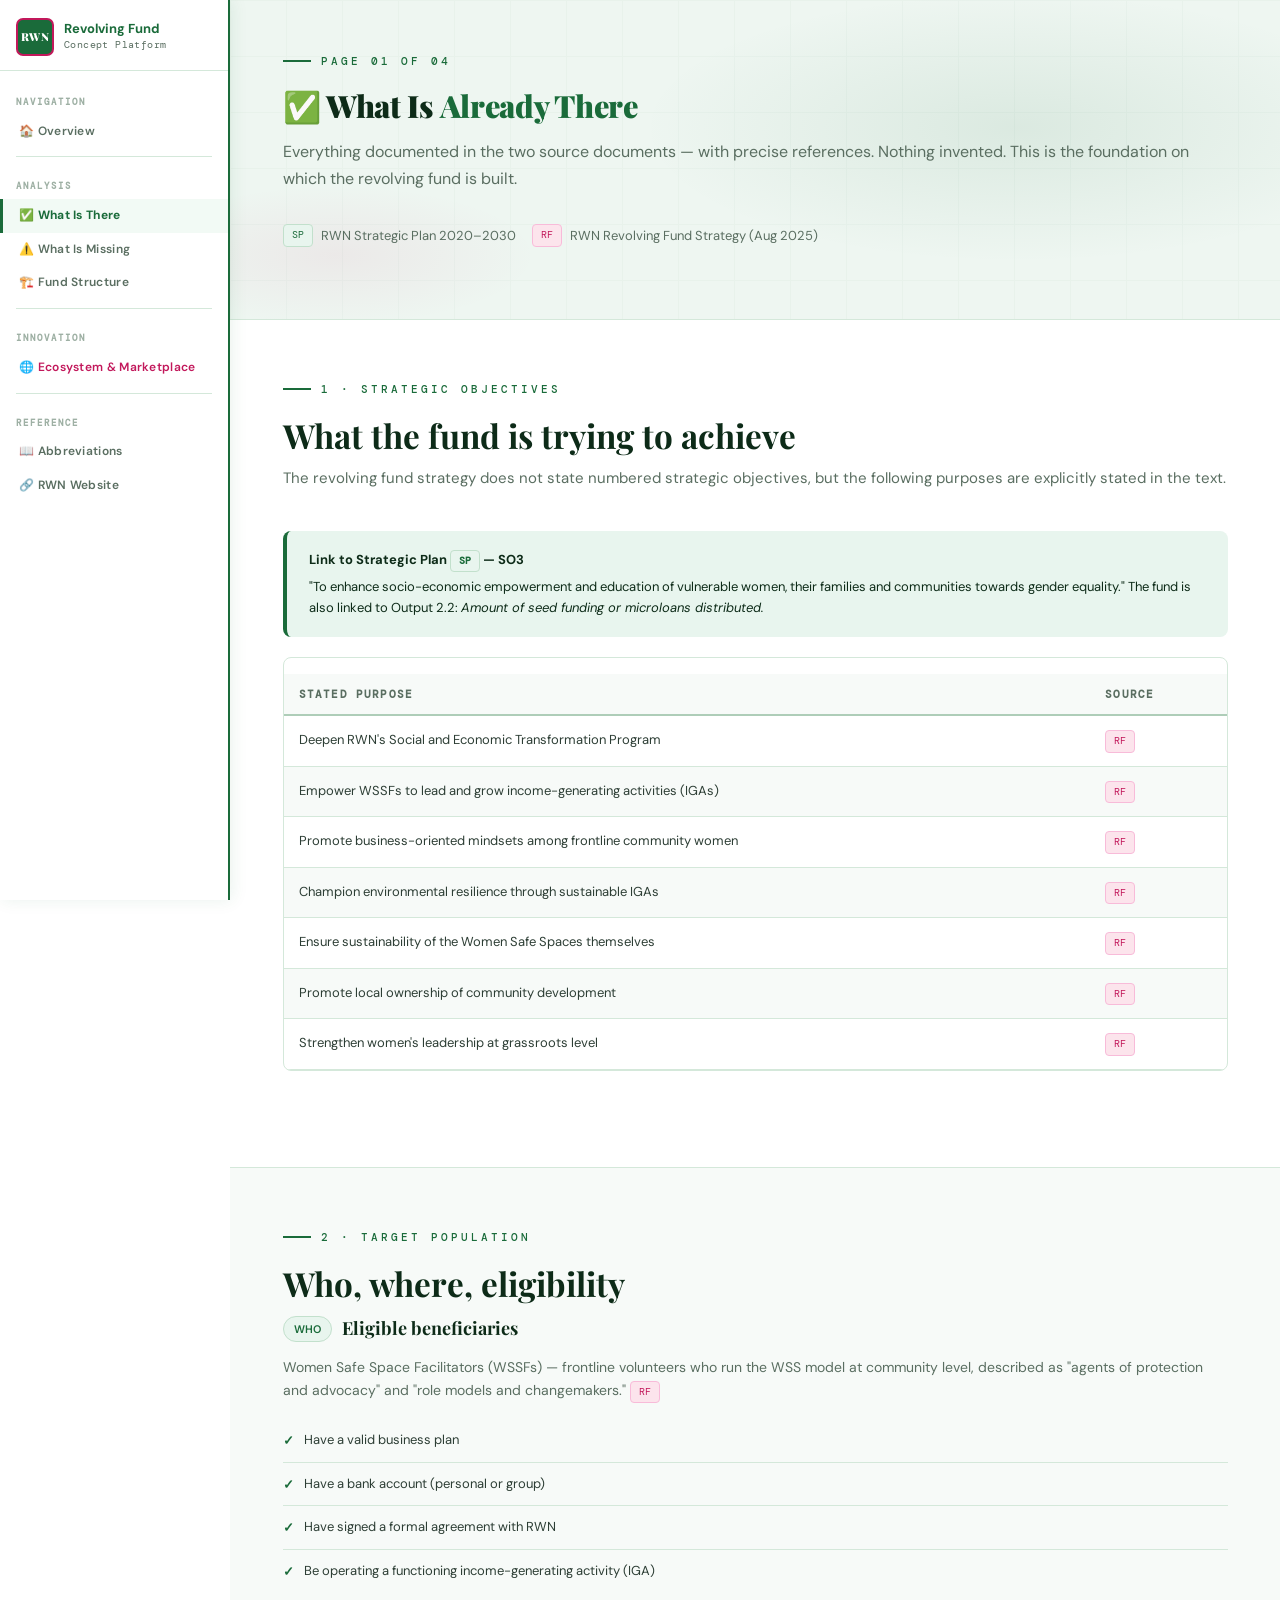
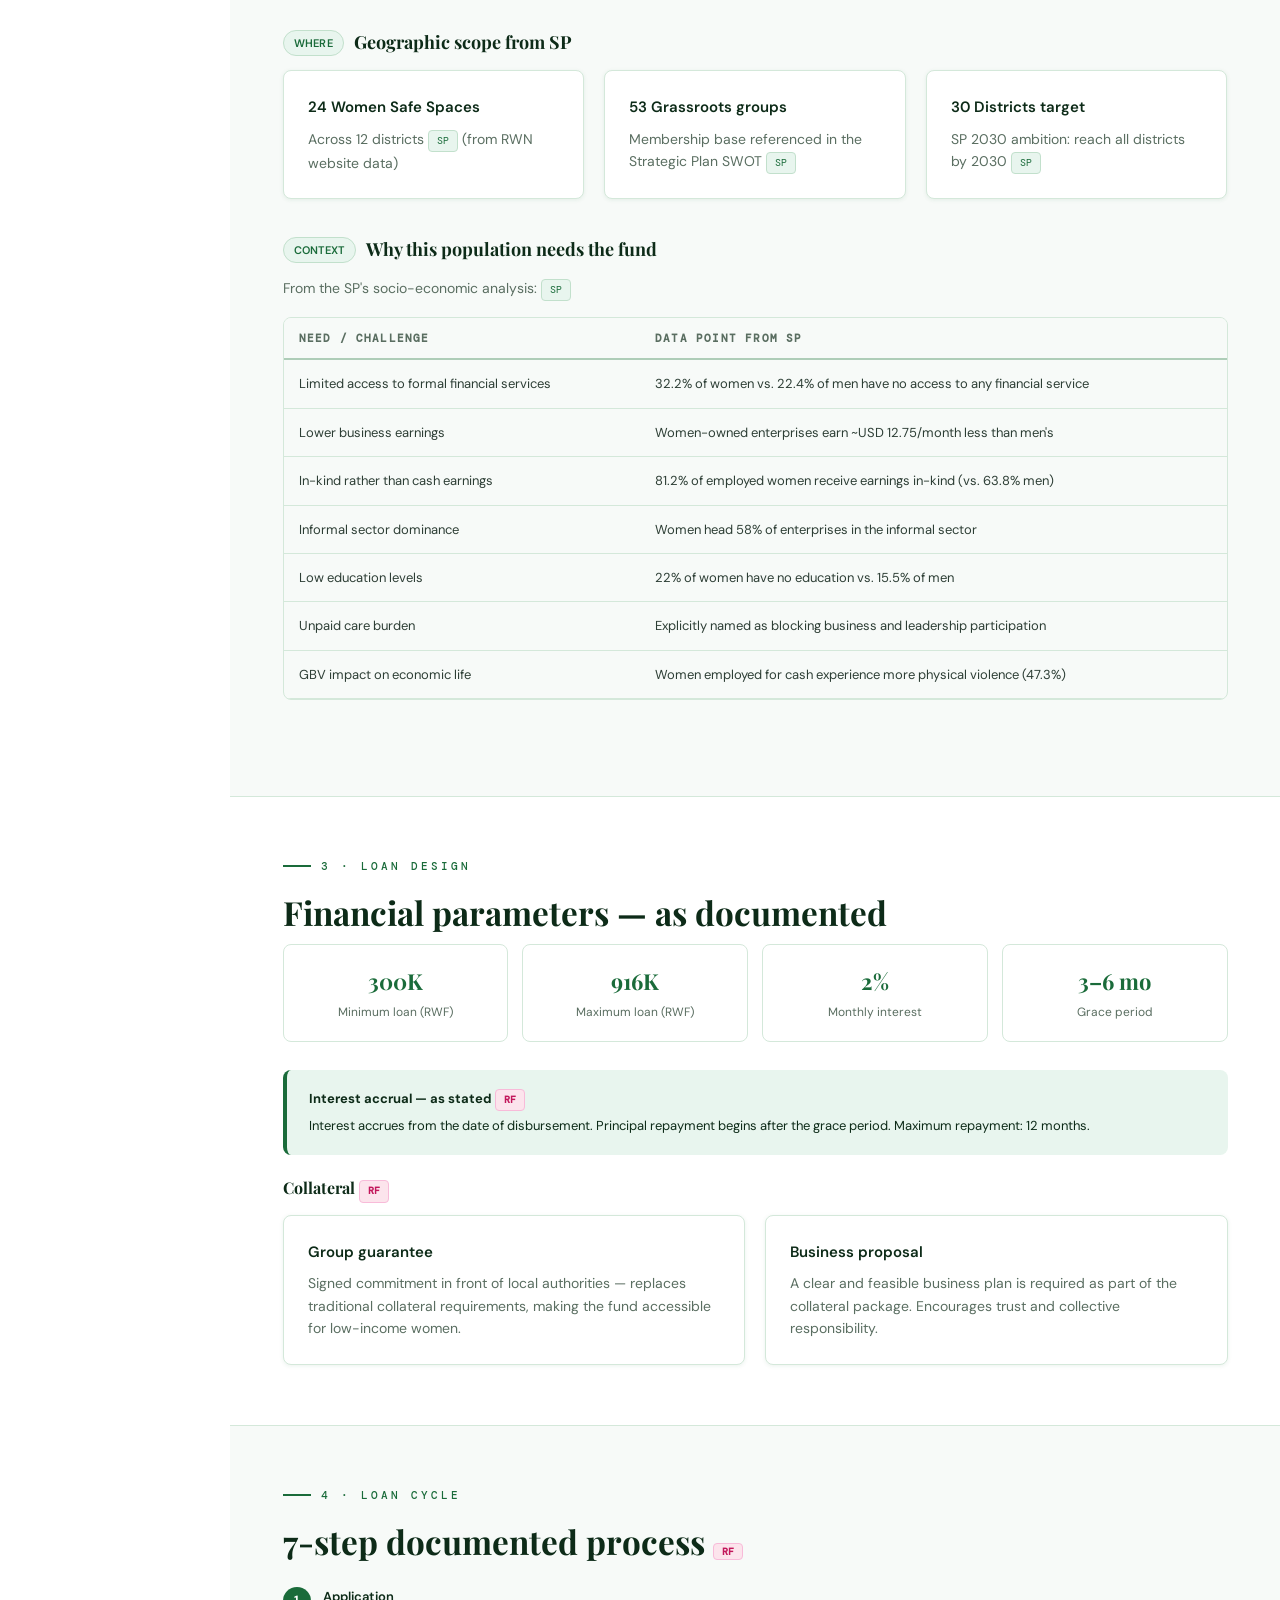
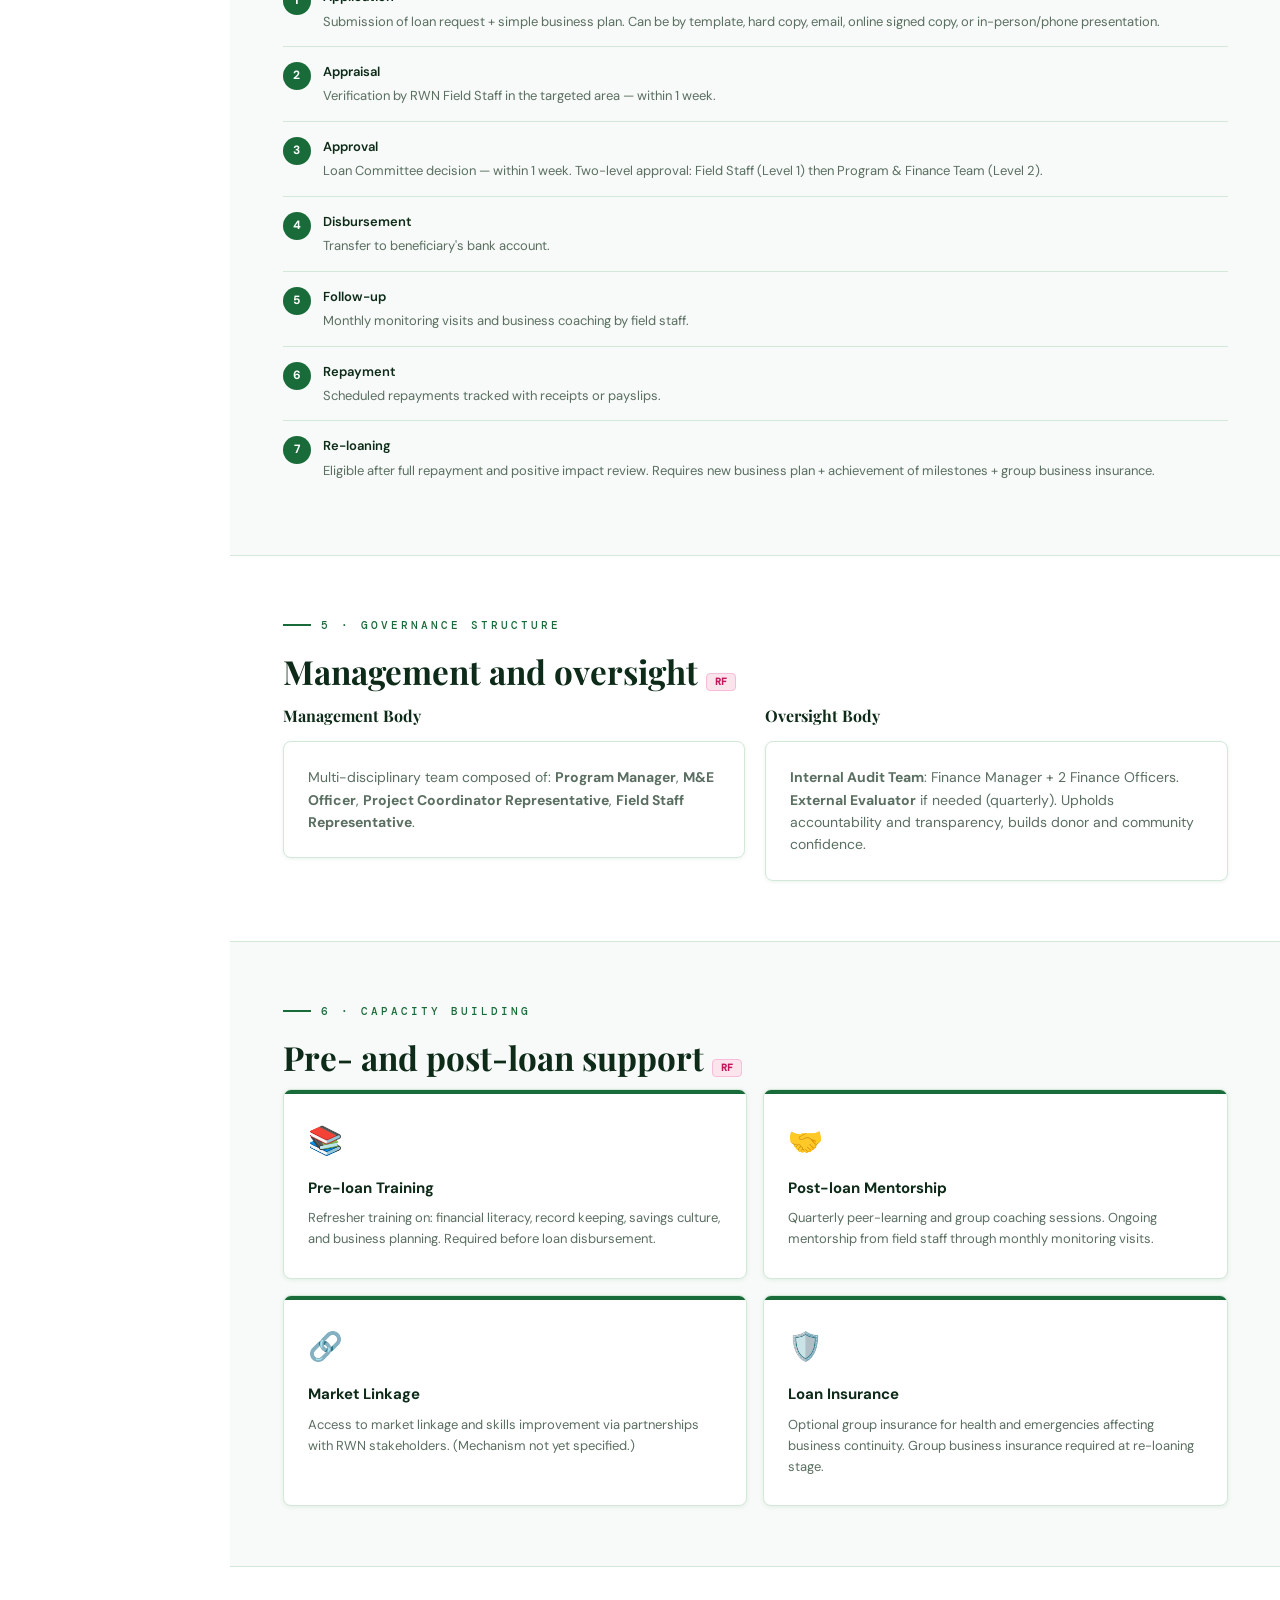
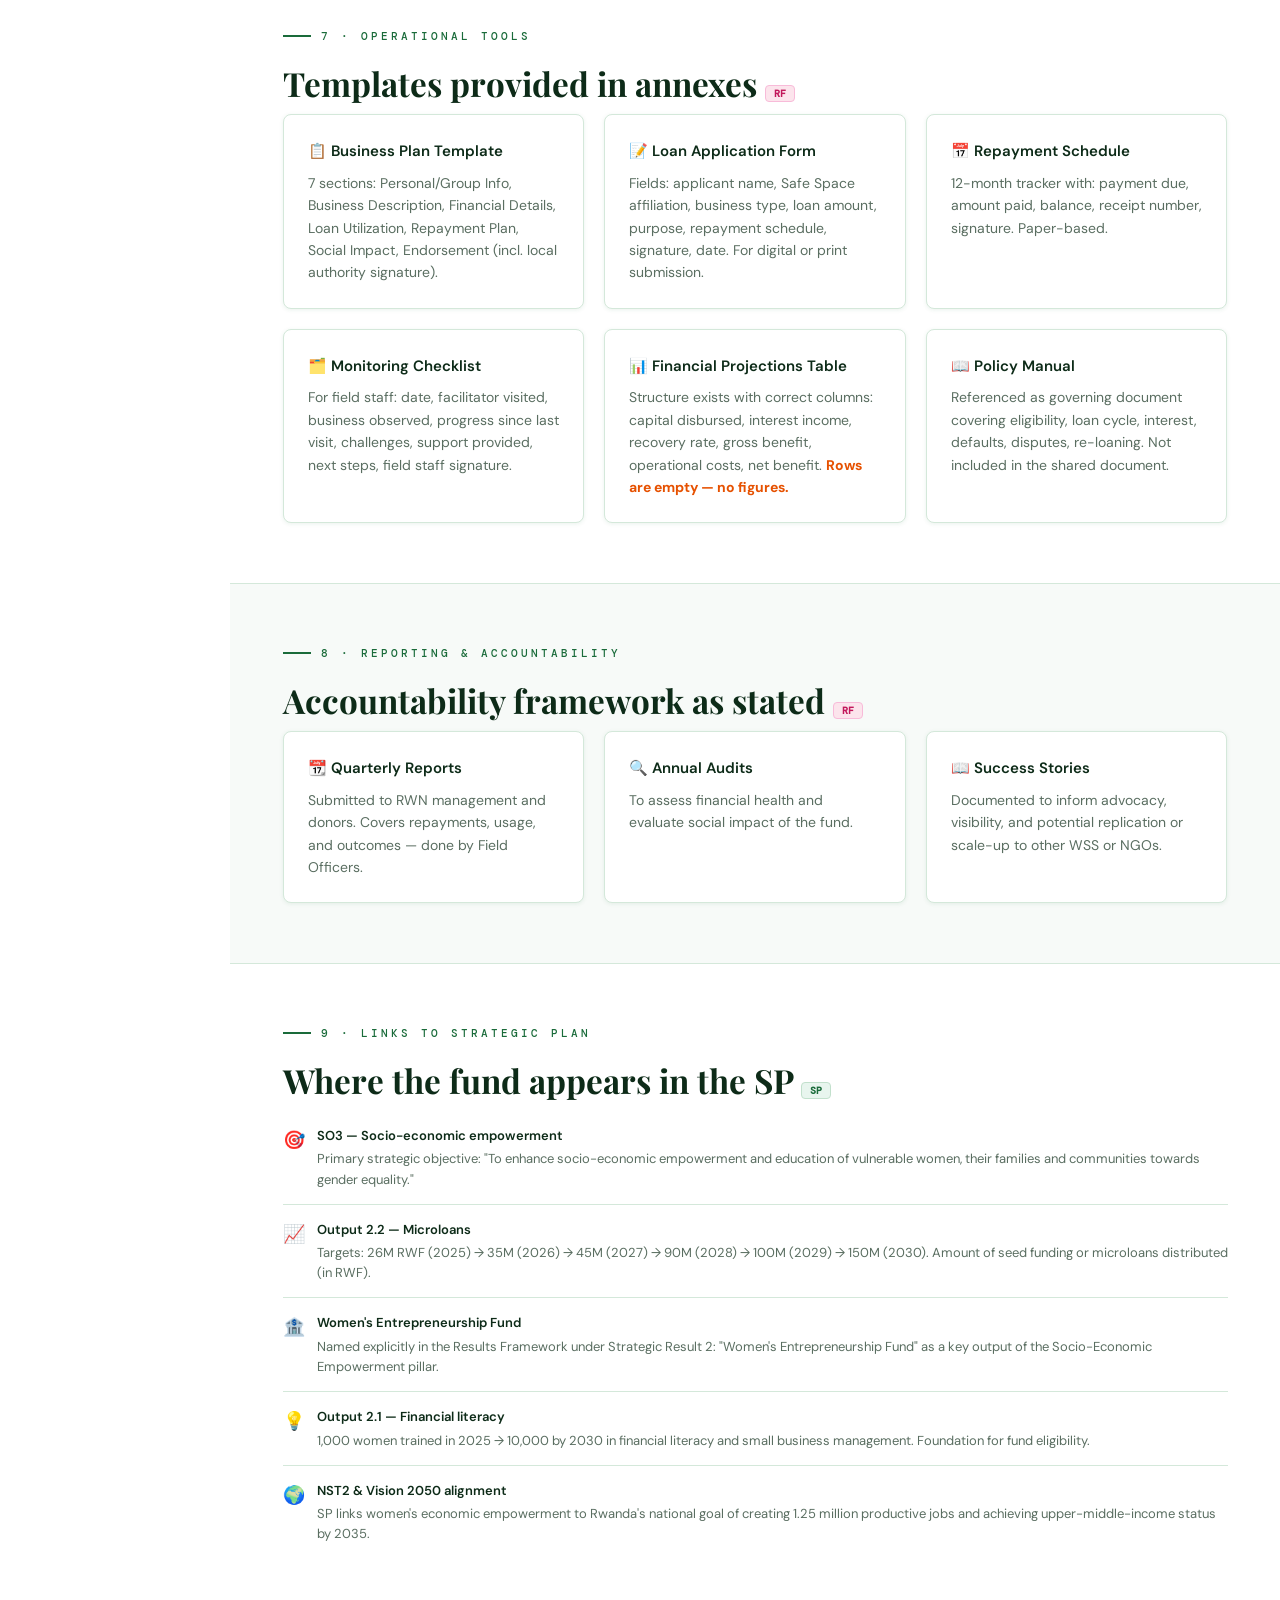
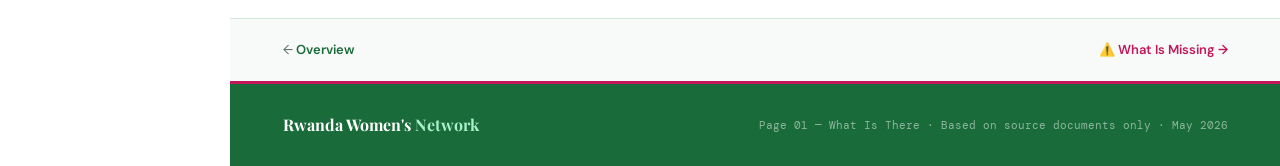
<file: what-is-there.html>
<!DOCTYPE html>
<html lang="en">
<head>
<meta charset="UTF-8">
<meta name="viewport" content="width=device-width, initial-scale=1.0">
<title>RWN — What Is There · Page 1</title>
<link rel="stylesheet" href="shared.css">
<style>
.finding-block { margin-bottom: 36px; }
.finding-block h3 { font-family: var(--font-d); font-size: 18px; font-weight: 700; color: var(--text-head); margin-bottom: 12px; display: flex; align-items: center; gap: 10px; }
.finding-block h3 .badge { font-family: var(--font-b); }
.src-legend { display: flex; gap: 16px; flex-wrap: wrap; margin-bottom: 32px; }
.src-legend-item { display: flex; align-items: center; gap: 8px; font-size: 13px; color: var(--text-muted); }
.loan-param-grid { display: grid; grid-template-columns: repeat(4,1fr); gap: 14px; }
@media(max-width:860px){ .loan-param-grid { grid-template-columns: 1fr 1fr; } }
.lp { background: #FFFFFF; border: 1px solid var(--border-lt); border-radius: var(--radius); padding: 18px; text-align: center; }
.lp-val { font-family: var(--font-d); font-size: 22px; font-weight: 700; color: var(--g-deep); margin-bottom: 4px; }
.lp-lbl { font-size: 12px; color: var(--text-muted); }
.step-row { display: flex; gap: 12px; padding: 14px 0; border-bottom: 1px solid var(--border-lt); align-items: flex-start; }
.step-row:last-child { border-bottom: none; }
.step-num { width: 28px; height: 28px; background: var(--g-deep); color: #FFFFFF; border-radius: 50%; display: flex; align-items: center; justify-content: center; font-size: 12px; font-weight: 700; flex-shrink: 0; margin-top: 1px; }
.step-body { flex: 1; }
.step-label { font-size: 13px; font-weight: 600; color: var(--text-head); margin-bottom: 3px; }
.step-desc  { font-size: 13px; color: var(--text-muted); }
.link-row { display: flex; gap: 12px; padding: 14px 0; border-bottom: 1px solid var(--border-lt); align-items: flex-start; }
.link-row:last-child { border-bottom: none; }
.link-icon { font-size: 18px; flex-shrink: 0; margin-top: 1px; }
.link-body  { flex: 1; }
.link-label { font-size: 13px; font-weight: 600; color: var(--text-head); margin-bottom: 3px; }
.link-desc  { font-size: 13px; color: var(--text-muted); line-height: 1.55; }
.eligibility-list { list-style: none; }
.eligibility-list li { display: flex; align-items: flex-start; gap: 10px; padding: 10px 0; border-bottom: 1px solid var(--border-lt); font-size: 13px; color: var(--text-body); }
.eligibility-list li:last-child { border-bottom: none; }
.eligibility-list li::before { content: '✓'; color: var(--g-deep); font-weight: 700; flex-shrink: 0; margin-top: 1px; }
.cap-grid { display: grid; grid-template-columns: 1fr 1fr; gap: 16px; }
@media(max-width:860px){ .cap-grid { grid-template-columns: 1fr; } }
</style>
</head>
<body>

<div class="sb-topbar" id="sb-topbar">
  <div class="sb-topbar-logo">RWN</div>
  <div class="sb-topbar-title">What Is There</div>
  <button class="sb-hamburger" id="sb-hbg" onclick="sbMobileToggle()" aria-label="Menu">
    <span></span><span></span><span></span>
  </button>
</div>
<div class="sb-overlay" id="sb-overlay" onclick="sbMobileClose()"></div>

<nav class="rwn-sidebar" id="rwn-sidebar">
  <div class="sb-logo-block">
    <div class="sb-logo">RWN</div>
    <div><div class="sb-brand-main">Revolving Fund</div><div class="sb-brand-sub">Concept Platform</div></div>
  </div>
  <div class="sb-nav">
    <span class="sb-section-label">Navigation</span>
    <a href="index.html">🏠 Overview</a>
    <div class="sb-divider"></div>
    <span class="sb-section-label">Analysis</span>
    <a href="what-is-there.html" class="active">✅ What Is There</a>
    <a href="what-is-missing.html">⚠️ What Is Missing</a>
    <a href="fund-structure.html">🏗️ Fund Structure</a>
    <div class="sb-divider"></div>
    <span class="sb-section-label">Innovation</span>
    <a href="ecosystem.html" class="sb-mag">🌐 Ecosystem &amp; Marketplace</a>
    <div class="sb-divider"></div>
    <span class="sb-section-label">Reference</span>
    <a href="abbreviations.html">📖 Abbreviations</a>
    <a href="https://rwandawomensnetwork.org" target="_blank">🔗 RWN Website</a>
  </div>
</nav>

<div class="page-wrap">

  <div class="hero">
    <div class="hero-bg-mesh"></div>
    <div class="hero-grid"></div>
    <div class="hero-content">
      <div class="eyebrow fade-up au-1">Page 01 of 04</div>
      <h1 class="hero-title fade-up au-2">✅ What Is <span class="accent">Already There</span></h1>
      <p class="hero-lead fade-up au-3">Everything documented in the two source documents — with precise references. Nothing invented. This is the foundation on which the revolving fund is built.</p>
      <div class="src-legend fade-up au-4">
        <div class="src-legend-item"><span class="src">SP</span> RWN Strategic Plan 2020–2030</div>
        <div class="src-legend-item"><span class="src src-rf">RF</span> RWN Revolving Fund Strategy (Aug 2025)</div>
      </div>
    </div>
  </div>

  <!-- SECTION 1: STRATEGIC OBJECTIVES -->
  <div class="section">
    <div class="eyebrow">1 · Strategic Objectives</div>
    <h2 class="section-title">What the fund is trying to achieve</h2>
    <p class="section-lead">The revolving fund strategy does not state numbered strategic objectives, but the following purposes are explicitly stated in the text.</p>
    <div class="finding-block">
      <div class="callout callout-green">
        <div class="callout-title">Link to Strategic Plan <span class="src">SP</span> — SO3</div>
        <div class="callout-body">"To enhance socio-economic empowerment and education of vulnerable women, their families and communities towards gender equality." The fund is also linked to Output 2.2: <em>Amount of seed funding or microloans distributed.</em></div>
      </div>
      <div class="table-wrap"><table class="data-table" style="margin-top:16px;">
        <thead><tr><th>Stated Purpose</th><th>Source</th></tr></thead>
        <tbody>
          <tr><td>Deepen RWN's Social and Economic Transformation Program</td><td><span class="src src-rf">RF</span></td></tr>
          <tr><td>Empower WSSFs to lead and grow income-generating activities (IGAs)</td><td><span class="src src-rf">RF</span></td></tr>
          <tr><td>Promote business-oriented mindsets among frontline community women</td><td><span class="src src-rf">RF</span></td></tr>
          <tr><td>Champion environmental resilience through sustainable IGAs</td><td><span class="src src-rf">RF</span></td></tr>
          <tr><td>Ensure sustainability of the Women Safe Spaces themselves</td><td><span class="src src-rf">RF</span></td></tr>
          <tr><td>Promote local ownership of community development</td><td><span class="src src-rf">RF</span></td></tr>
          <tr><td>Strengthen women's leadership at grassroots level</td><td><span class="src src-rf">RF</span></td></tr>
        </tbody>
      </table></div>
    </div>
  </div>

  <!-- SECTION 2: TARGET POPULATION -->
  <div class="section section-alt">
    <div class="eyebrow">2 · Target Population</div>
    <h2 class="section-title">Who, where, eligibility</h2>
    <div class="finding-block">
      <h3><span class="badge badge-green">WHO</span> Eligible beneficiaries</h3>
      <p style="font-size:14px;color:var(--text-muted);margin-bottom:16px;">Women Safe Space Facilitators (WSSFs) — frontline volunteers who run the WSS model at community level, described as "agents of protection and advocacy" and "role models and changemakers." <span class="src src-rf">RF</span></p>
      <ul class="eligibility-list">
        <li>Have a valid business plan</li>
        <li>Have a bank account (personal or group)</li>
        <li>Have signed a formal agreement with RWN</li>
        <li>Be operating a functioning income-generating activity (IGA)</li>
      </ul>
    </div>
    <div class="finding-block">
      <h3><span class="badge badge-green">WHERE</span> Geographic scope from SP</h3>
      <div class="grid-3" style="margin-top:8px;">
        <div class="card"><div class="card-title">24 Women Safe Spaces</div><div class="card-body">Across 12 districts <span class="src">SP</span> (from RWN website data)</div></div>
        <div class="card"><div class="card-title">53 Grassroots groups</div><div class="card-body">Membership base referenced in the Strategic Plan SWOT <span class="src">SP</span></div></div>
        <div class="card"><div class="card-title">30 Districts target</div><div class="card-body">SP 2030 ambition: reach all districts by 2030 <span class="src">SP</span></div></div>
      </div>
    </div>
    <div class="finding-block" style="margin-top:28px;">
      <h3><span class="badge badge-green">CONTEXT</span> Why this population needs the fund</h3>
      <p style="font-size:14px;color:var(--text-muted);margin-bottom:16px;">From the SP's socio-economic analysis: <span class="src">SP</span></p>
      <div class="table-wrap"><table class="data-table">
        <thead><tr><th>Need / Challenge</th><th>Data point from SP</th></tr></thead>
        <tbody>
          <tr><td>Limited access to formal financial services</td><td>32.2% of women vs. 22.4% of men have no access to any financial service</td></tr>
          <tr><td>Lower business earnings</td><td>Women-owned enterprises earn ~USD 12.75/month less than men's</td></tr>
          <tr><td>In-kind rather than cash earnings</td><td>81.2% of employed women receive earnings in-kind (vs. 63.8% men)</td></tr>
          <tr><td>Informal sector dominance</td><td>Women head 58% of enterprises in the informal sector</td></tr>
          <tr><td>Low education levels</td><td>22% of women have no education vs. 15.5% of men</td></tr>
          <tr><td>Unpaid care burden</td><td>Explicitly named as blocking business and leadership participation</td></tr>
          <tr><td>GBV impact on economic life</td><td>Women employed for cash experience more physical violence (47.3%)</td></tr>
        </tbody>
      </table></div>
    </div>
  </div>

  <!-- SECTION 3: LOAN DESIGN -->
  <div class="section">
    <div class="eyebrow">3 · Loan Design</div>
    <h2 class="section-title">Financial parameters — as documented</h2>
    <div class="loan-param-grid" style="margin-bottom:28px;">
      <div class="lp"><div class="lp-val">300K</div><div class="lp-lbl">Minimum loan (RWF)</div></div>
      <div class="lp"><div class="lp-val">916K</div><div class="lp-lbl">Maximum loan (RWF)</div></div>
      <div class="lp"><div class="lp-val">2%</div><div class="lp-lbl">Monthly interest</div></div>
      <div class="lp"><div class="lp-val">3–6 mo</div><div class="lp-lbl">Grace period</div></div>
    </div>
    <div class="callout callout-green">
      <div class="callout-title">Interest accrual — as stated <span class="src src-rf">RF</span></div>
      <div class="callout-body">Interest accrues from the date of disbursement. Principal repayment begins after the grace period. Maximum repayment: 12 months.</div>
    </div>
    <div style="margin-top:20px;">
      <h3 style="font-family:var(--font-d);font-size:16px;font-weight:700;margin-bottom:12px;color:var(--text-head);">Collateral <span class="src src-rf">RF</span></h3>
      <div class="grid-2">
        <div class="card"><div class="card-title">Group guarantee</div><div class="card-body">Signed commitment in front of local authorities — replaces traditional collateral requirements, making the fund accessible for low-income women.</div></div>
        <div class="card"><div class="card-title">Business proposal</div><div class="card-body">A clear and feasible business plan is required as part of the collateral package. Encourages trust and collective responsibility.</div></div>
      </div>
    </div>
  </div>

  <!-- SECTION 4: LOAN CYCLE -->
  <div class="section section-alt">
    <div class="eyebrow">4 · Loan Cycle</div>
    <h2 class="section-title">7-step documented process <span class="src src-rf">RF</span></h2>
    <div>
      <div class="step-row"><div class="step-num">1</div><div class="step-body"><div class="step-label">Application</div><div class="step-desc">Submission of loan request + simple business plan. Can be by template, hard copy, email, online signed copy, or in-person/phone presentation.</div></div></div>
      <div class="step-row"><div class="step-num">2</div><div class="step-body"><div class="step-label">Appraisal</div><div class="step-desc">Verification by RWN Field Staff in the targeted area — within 1 week.</div></div></div>
      <div class="step-row"><div class="step-num">3</div><div class="step-body"><div class="step-label">Approval</div><div class="step-desc">Loan Committee decision — within 1 week. Two-level approval: Field Staff (Level 1) then Program &amp; Finance Team (Level 2).</div></div></div>
      <div class="step-row"><div class="step-num">4</div><div class="step-body"><div class="step-label">Disbursement</div><div class="step-desc">Transfer to beneficiary's bank account.</div></div></div>
      <div class="step-row"><div class="step-num">5</div><div class="step-body"><div class="step-label">Follow-up</div><div class="step-desc">Monthly monitoring visits and business coaching by field staff.</div></div></div>
      <div class="step-row"><div class="step-num">6</div><div class="step-body"><div class="step-label">Repayment</div><div class="step-desc">Scheduled repayments tracked with receipts or payslips.</div></div></div>
      <div class="step-row"><div class="step-num">7</div><div class="step-body"><div class="step-label">Re-loaning</div><div class="step-desc">Eligible after full repayment and positive impact review. Requires new business plan + achievement of milestones + group business insurance.</div></div></div>
    </div>
  </div>

  <!-- SECTION 5: GOVERNANCE -->
  <div class="section">
    <div class="eyebrow">5 · Governance Structure</div>
    <h2 class="section-title">Management and oversight <span class="src src-rf">RF</span></h2>
    <div class="grid-2">
      <div>
        <h3 style="font-family:var(--font-d);font-size:16px;font-weight:700;margin-bottom:12px;color:var(--text-head);">Management Body</h3>
        <div class="card">
          <div class="card-body">Multi-disciplinary team composed of: <strong>Program Manager</strong>, <strong>M&amp;E Officer</strong>, <strong>Project Coordinator Representative</strong>, <strong>Field Staff Representative</strong>.</div>
        </div>
      </div>
      <div>
        <h3 style="font-family:var(--font-d);font-size:16px;font-weight:700;margin-bottom:12px;color:var(--text-head);">Oversight Body</h3>
        <div class="card">
          <div class="card-body"><strong>Internal Audit Team</strong>: Finance Manager + 2 Finance Officers. <strong>External Evaluator</strong> if needed (quarterly). Upholds accountability and transparency, builds donor and community confidence.</div>
        </div>
      </div>
    </div>
  </div>

  <!-- SECTION 6: CAPACITY BUILDING -->
  <div class="section section-alt">
    <div class="eyebrow">6 · Capacity Building</div>
    <h2 class="section-title">Pre- and post-loan support <span class="src src-rf">RF</span></h2>
    <div class="cap-grid">
      <div class="innov-card green">
        <div class="innov-icon">📚</div>
        <div class="innov-title">Pre-loan Training</div>
        <div class="innov-body">Refresher training on: financial literacy, record keeping, savings culture, and business planning. Required before loan disbursement.</div>
      </div>
      <div class="innov-card green">
        <div class="innov-icon">🤝</div>
        <div class="innov-title">Post-loan Mentorship</div>
        <div class="innov-body">Quarterly peer-learning and group coaching sessions. Ongoing mentorship from field staff through monthly monitoring visits.</div>
      </div>
      <div class="innov-card green">
        <div class="innov-icon">🔗</div>
        <div class="innov-title">Market Linkage</div>
        <div class="innov-body">Access to market linkage and skills improvement via partnerships with RWN stakeholders. (Mechanism not yet specified.)</div>
      </div>
      <div class="innov-card green">
        <div class="innov-icon">🛡️</div>
        <div class="innov-title">Loan Insurance</div>
        <div class="innov-body">Optional group insurance for health and emergencies affecting business continuity. Group business insurance required at re-loaning stage.</div>
      </div>
    </div>
  </div>

  <!-- SECTION 7: TOOLS -->
  <div class="section">
    <div class="eyebrow">7 · Operational Tools</div>
    <h2 class="section-title">Templates provided in annexes <span class="src src-rf">RF</span></h2>
    <div class="grid-3">
      <div class="card"><div class="card-title">📋 Business Plan Template</div><div class="card-body">7 sections: Personal/Group Info, Business Description, Financial Details, Loan Utilization, Repayment Plan, Social Impact, Endorsement (incl. local authority signature).</div></div>
      <div class="card"><div class="card-title">📝 Loan Application Form</div><div class="card-body">Fields: applicant name, Safe Space affiliation, business type, loan amount, purpose, repayment schedule, signature, date. For digital or print submission.</div></div>
      <div class="card"><div class="card-title">📅 Repayment Schedule</div><div class="card-body">12-month tracker with: payment due, amount paid, balance, receipt number, signature. Paper-based.</div></div>
      <div class="card"><div class="card-title">🗂️ Monitoring Checklist</div><div class="card-body">For field staff: date, facilitator visited, business observed, progress since last visit, challenges, support provided, next steps, field staff signature.</div></div>
      <div class="card"><div class="card-title">📊 Financial Projections Table</div><div class="card-body">Structure exists with correct columns: capital disbursed, interest income, recovery rate, gross benefit, operational costs, net benefit. <strong style="color:var(--amber);">Rows are empty — no figures.</strong></div></div>
      <div class="card"><div class="card-title">📖 Policy Manual</div><div class="card-body">Referenced as governing document covering eligibility, loan cycle, interest, defaults, disputes, re-loaning. Not included in the shared document.</div></div>
    </div>
  </div>

  <!-- SECTION 8: REPORTING -->
  <div class="section section-alt">
    <div class="eyebrow">8 · Reporting &amp; Accountability</div>
    <h2 class="section-title">Accountability framework as stated <span class="src src-rf">RF</span></h2>
    <div class="grid-3">
      <div class="card"><div class="card-title">📆 Quarterly Reports</div><div class="card-body">Submitted to RWN management and donors. Covers repayments, usage, and outcomes — done by Field Officers.</div></div>
      <div class="card"><div class="card-title">🔍 Annual Audits</div><div class="card-body">To assess financial health and evaluate social impact of the fund.</div></div>
      <div class="card"><div class="card-title">📖 Success Stories</div><div class="card-body">Documented to inform advocacy, visibility, and potential replication or scale-up to other WSS or NGOs.</div></div>
    </div>
  </div>

  <!-- SECTION 9: SP LINKAGES -->
  <div class="section">
    <div class="eyebrow">9 · Links to Strategic Plan</div>
    <h2 class="section-title">Where the fund appears in the SP <span class="src">SP</span></h2>
    <div>
      <div class="link-row"><div class="link-icon">🎯</div><div class="link-body"><div class="link-label">SO3 — Socio-economic empowerment</div><div class="link-desc">Primary strategic objective: "To enhance socio-economic empowerment and education of vulnerable women, their families and communities towards gender equality."</div></div></div>
      <div class="link-row"><div class="link-icon">📈</div><div class="link-body"><div class="link-label">Output 2.2 — Microloans</div><div class="link-desc">Targets: 26M RWF (2025) → 35M (2026) → 45M (2027) → 90M (2028) → 100M (2029) → 150M (2030). Amount of seed funding or microloans distributed (in RWF).</div></div></div>
      <div class="link-row"><div class="link-icon">🏦</div><div class="link-body"><div class="link-label">Women's Entrepreneurship Fund</div><div class="link-desc">Named explicitly in the Results Framework under Strategic Result 2: "Women's Entrepreneurship Fund" as a key output of the Socio-Economic Empowerment pillar.</div></div></div>
      <div class="link-row"><div class="link-icon">💡</div><div class="link-body"><div class="link-label">Output 2.1 — Financial literacy</div><div class="link-desc">1,000 women trained in 2025 → 10,000 by 2030 in financial literacy and small business management. Foundation for fund eligibility.</div></div></div>
      <div class="link-row"><div class="link-icon">🌍</div><div class="link-body"><div class="link-label">NST2 &amp; Vision 2050 alignment</div><div class="link-desc">SP links women's economic empowerment to Rwanda's national goal of creating 1.25 million productive jobs and achieving upper-middle-income status by 2035.</div></div></div>
    </div>
  </div>

  <!-- NAV FOOTER -->
  <div class="section" style="padding-top:20px;padding-bottom:20px;background:var(--surface-1);border-top:1px solid var(--border-lt);">
    <div style="display:flex;justify-content:space-between;align-items:center;flex-wrap:wrap;gap:12px;">
      <span style="font-size:13px;color:var(--text-muted);">← <a href="index.html" style="color:var(--g-deep);font-weight:600;text-decoration:none;">Overview</a></span>
      <span style="font-size:13px;color:var(--text-muted);"><a href="what-is-missing.html" style="color:var(--mag);font-weight:600;text-decoration:none;">⚠️ What Is Missing →</a></span>
    </div>
  </div>

  <footer class="rwn-footer">
    <div class="footer-brand">Rwanda Women's <span>Network</span></div>
    <div class="footer-meta">Page 01 — What Is There · Based on source documents only · May 2026</div>
  </footer>
</div>

<script src="nav.js"></script>
</body>
</html>
</file>
<file: shared.css>
/* ============================================================
   RWN Revolving Fund — Shared Stylesheet v1.0
   Rwanda Women's Network palette: deep green + magenta accent
   ============================================================ */

@import url('https://fonts.googleapis.com/css2?family=Playfair+Display:wght@400;700;900&family=DM+Sans:ital,wght@0,300;0,400;0,500;0,600;1,300&family=DM+Mono:wght@400;500&display=swap');

:root {
  /* RWN Brand */
  --g-deep:     #1A6B3A;
  --g-mid:      #2A8050;
  --g-lt:       #C2E0CC;
  --g-pale:     #E8F5EE;
  --g-xpale:    #F2FAF5;
  --mag:        #C2185B;   /* magenta — logo accent */
  --mag-lt:     #FCE4EC;
  --mag-pale:   #FFF0F5;
  --amber:      #E65100;   /* warning / missing */
  --amber-lt:   #FFF3E0;
  --blue:       #1565C0;
  --blue-lt:    #E3F2FD;
  --page-bg:    #FFFFFF;
  --surface-1:  #F7FAF8;
  --surface-2:  #EEF6F1;
  --text-head:  #0D2B18;
  --text-body:  #2D3E35;
  --text-muted: #5A6E61;
  --text-light: #9EB0A4;
  --border-lt:  #D4E8DA;
  --border-md:  #AECDB8;
  --font-d: 'Playfair Display', Georgia, serif;
  --font-b: 'DM Sans', sans-serif;
  --font-m: 'DM Mono', monospace;
  --sidebar-w: 230px;
  --radius: 8px;
  --shadow-sm: 0 1px 4px rgba(26,107,58,0.09);
  --shadow-md: 0 4px 16px rgba(26,107,58,0.13);
  --shadow-lg: 0 8px 32px rgba(26,107,58,0.16);
}

*, *::before, *::after { box-sizing: border-box; margin: 0; padding: 0; }
html { scroll-behavior: smooth; font-size: 16px; overflow-x: hidden; max-width: 100vw; }
body { font-family: var(--font-b); background: var(--page-bg); color: var(--text-body); overflow-x: hidden; line-height: 1.65; }
::-webkit-scrollbar { width: 5px; }
::-webkit-scrollbar-track { background: var(--surface-1); }
::-webkit-scrollbar-thumb { background: var(--g-deep); border-radius: 3px; }
::selection { background: rgba(26,107,58,0.15); }

/* ── SIDEBAR ── */
.rwn-sidebar {
  position: fixed; top: 0; left: 0; bottom: 0;
  width: var(--sidebar-w);
  background: #FFFFFF;
  border-right: 2px solid var(--g-deep);
  box-shadow: 2px 0 16px rgba(26,107,58,0.09);
  z-index: 200; display: flex; flex-direction: column;
  overflow-y: auto; overflow-x: hidden;
}

.sb-logo-block {
  display: flex; align-items: center; gap: 10px;
  padding: 18px 16px 14px;
  border-bottom: 1px solid var(--border-lt); flex-shrink: 0;
}
.sb-logo {
  width: 38px; height: 38px; background: var(--g-deep); border-radius: 7px;
  display: flex; align-items: center; justify-content: center;
  font-family: var(--font-d); font-weight: 900; font-size: 11px;
  color: #FFFFFF; letter-spacing: 0.2px; line-height: 1.1; text-align: center;
  flex-shrink: 0; border: 2px solid var(--mag);
}
.sb-brand-main { font-size: 13px; font-weight: 700; color: var(--g-deep); line-height: 1.2; }
.sb-brand-sub  { font-size: 10px; color: var(--text-muted); font-family: var(--font-m); letter-spacing: 0.4px; }

.sb-nav { flex: 1; padding: 10px 0 20px; display: flex; flex-direction: column; }
.sb-section-label {
  display: block; padding: 14px 16px 5px;
  font-size: 9px; letter-spacing: 2px; text-transform: uppercase;
  color: var(--text-light); font-family: var(--font-m); font-weight: 600;
}
.sb-nav a {
  display: flex; align-items: center; gap: 9px;
  padding: 9px 16px; font-size: 12px; font-weight: 600; letter-spacing: 0.3px;
  color: var(--text-muted); text-decoration: none;
  border-left: 3px solid transparent; transition: all 0.18s; line-height: 1.3;
}
.sb-nav a:hover { color: var(--g-deep); background: var(--g-pale); border-left-color: var(--g-lt); }
.sb-nav a.active { color: var(--g-deep); background: var(--g-xpale); border-left-color: var(--g-deep); font-weight: 700; }
.sb-nav a.sb-sub { padding-left: 32px; font-size: 11px; font-weight: 500; }
.sb-nav a.sb-mag { color: var(--mag); }
.sb-nav a.sb-mag:hover { background: var(--mag-pale); border-left-color: var(--mag); }
.sb-nav a.sb-mag.active { color: var(--mag); background: var(--mag-pale); border-left-color: var(--mag); }
.sb-divider { height: 1px; background: var(--border-lt); margin: 8px 16px; }

/* Collapsible group */
.sb-group-trigger {
  display: flex; align-items: center; justify-content: space-between;
  padding: 9px 16px; font-size: 12px; font-weight: 600; letter-spacing: 0.3px;
  color: var(--text-muted); cursor: pointer;
  border: none; border-left: 3px solid transparent;
  width: 100%; text-align: left; background: none; font-family: var(--font-b);
  transition: all 0.18s;
}
.sb-group-trigger:hover { color: var(--g-deep); background: var(--g-pale); border-left-color: var(--g-lt); }
.sb-group-trigger.open { color: var(--g-deep); background: var(--g-xpale); border-left-color: var(--g-deep); font-weight: 700; }
.sb-group-trigger .sb-arrow { font-size: 10px; transition: transform 0.22s; flex-shrink: 0; }
.sb-group-trigger.open .sb-arrow { transform: rotate(180deg); }
.sb-group-items { display: none; background: var(--surface-1); border-top: 1px solid var(--border-lt); border-bottom: 1px solid var(--border-lt); }
.sb-group-items.open { display: block; }

/* Mobile top bar */
.sb-topbar {
  display: none; position: fixed;
  top: 0; left: 0; right: 0; height: 52px;
  background: rgba(255,255,255,0.97); backdrop-filter: blur(12px);
  border-bottom: 2px solid var(--g-deep);
  box-shadow: 0 2px 12px rgba(26,107,58,0.1);
  z-index: 201; align-items: center; padding: 0 14px; gap: 12px;
}
.sb-topbar-logo {
  width: 32px; height: 32px; background: var(--g-deep); border-radius: 5px;
  display: flex; align-items: center; justify-content: center;
  font-family: var(--font-d); font-weight: 900; font-size: 10px;
  color: #FFFFFF; line-height: 1.1; text-align: center; flex-shrink: 0;
  border: 1.5px solid var(--mag);
}
.sb-topbar-title { font-size: 13px; font-weight: 700; color: var(--g-deep); flex: 1; }
.sb-hamburger {
  display: flex; flex-direction: column; gap: 4px;
  cursor: pointer; padding: 7px; border: none;
  background: none; border-radius: 5px; transition: background 0.2s;
}
.sb-hamburger:hover { background: var(--g-pale); }
.sb-hamburger span { display: block; width: 20px; height: 2px; background: var(--g-deep); border-radius: 2px; transition: all 0.25s; }
.sb-overlay {
  display: none; position: fixed;
  top: 52px; left: 0; right: 0; bottom: 0;
  background: rgba(0,0,0,0.35); z-index: 199;
}
.sb-overlay.open { display: block; }

/* ── PAGE WRAP ── */
.page-wrap { padding-left: var(--sidebar-w); min-height: 100vh; }

/* ── HERO ── */
.hero {
  position: relative; overflow: hidden;
  padding: 52px 5% 40px;
  background: var(--surface-2);
  border-bottom: 1px solid var(--border-lt);
}
.hero-bg-mesh {
  position: absolute; inset: 0; pointer-events: none;
  background:
    radial-gradient(ellipse 55% 65% at 75% 40%, rgba(26,107,58,0.09) 0%, transparent 65%),
    radial-gradient(ellipse 35% 40% at 10% 80%, rgba(194,24,91,0.06) 0%, transparent 55%);
}
.hero-grid {
  position: absolute; inset: 0; opacity: 0.025;
  background-image: linear-gradient(rgba(26,107,58,1) 1px, transparent 1px),
    linear-gradient(90deg, rgba(26,107,58,1) 1px, transparent 1px);
  background-size: 56px 56px;
}
.hero-content { position: relative; z-index: 2; width: 100%; max-width: 100%; }
.eyebrow {
  font-family: var(--font-m); font-size: 11px; letter-spacing: 3px;
  text-transform: uppercase; color: var(--g-deep);
  display: flex; align-items: center; gap: 10px; margin-bottom: 18px; font-weight: 500;
}
.eyebrow::before { content: ''; width: 28px; height: 2px; background: var(--g-deep); flex-shrink: 0; }
.eyebrow.mag { color: var(--mag); }
.eyebrow.mag::before { background: var(--mag); }
.hero-title {
  font-family: var(--font-d); font-size: clamp(22px, 2.4vw, 36px);
  font-weight: 900; line-height: 1.15; letter-spacing: -0.3px;
  margin-bottom: 16px; color: var(--text-head);
  white-space: normal; word-break: normal; overflow-wrap: break-word;
  max-width: 100%; display: block;
}
.hero-title .accent { color: var(--g-deep); }
.hero-title .mag-accent { color: var(--mag); }
.hero-lead { font-size: 16px; color: var(--text-muted); font-weight: 400; margin-bottom: 32px; max-width: 100%; }
.hero-meta { font-family: var(--font-m); font-size: 11px; color: var(--text-light); margin-bottom: 36px; }

/* Stats bar */
.stats-bar {
  position: relative; z-index: 2; display: flex; gap: 0;
  border-top: 1px solid var(--border-lt); padding-top: 24px; margin-top: 40px; flex-wrap: wrap;
}
.stat { flex: 1; min-width: 110px; padding-right: 32px; border-right: 1px solid var(--border-lt); margin-right: 32px; }
.stat:last-child { border: none; margin: 0; padding: 0; }
.stat-n { font-family: var(--font-d); font-size: 28px; font-weight: 700; color: var(--g-deep); line-height: 1; margin-bottom: 4px; }
.stat-n.mag { color: var(--mag); }
.stat-l { font-size: 12px; color: var(--text-muted); }

/* ── SECTIONS ── */
.section { padding: 60px 5%; }
.section-alt { background: var(--surface-1); border-top: 1px solid var(--border-lt); border-bottom: 1px solid var(--border-lt); }
.section-green { background: var(--g-deep); color: #FFFFFF; position: relative; overflow: hidden; }
.section-green .section-title { color: #FFFFFF; }
.section-green .section-lead { color: rgba(255,255,255,0.72); }
.section-green .eyebrow { color: #A8EFCA; }
.section-green .eyebrow::before { background: #A8EFCA; }
.section-mag { background: var(--mag); color: #FFFFFF; }
.section-title { font-family: var(--font-d); font-size: clamp(24px, 2.6vw, 36px); font-weight: 700; margin-bottom: 12px; line-height: 1.15; color: var(--text-head); white-space: normal; word-break: normal; overflow-wrap: break-word; max-width: 100%; }
.section-lead { font-size: 15px; color: var(--text-muted); margin-bottom: 40px; max-width: 100%; }

/* ── BUTTONS ── */
.btn { display: inline-flex; align-items: center; gap: 8px; padding: 10px 24px; border-radius: 6px; font-size: 13px; font-weight: 600; letter-spacing: 0.4px; text-decoration: none; cursor: pointer; border: none; transition: all 0.22s; font-family: var(--font-b); }
.btn-green { background: var(--g-deep); color: #FFFFFF; box-shadow: var(--shadow-sm); }
.btn-green:hover { background: var(--g-mid); transform: translateY(-1px); box-shadow: var(--shadow-md); }
.btn-mag { background: var(--mag); color: #FFFFFF; box-shadow: var(--shadow-sm); }
.btn-mag:hover { background: #A31450; transform: translateY(-1px); }
.btn-outline { background: transparent; color: var(--g-deep); border: 1.5px solid var(--g-deep); }
.btn-outline:hover { background: var(--g-pale); }

/* ── CARDS ── */
.card { background: #FFFFFF; border: 1px solid var(--border-lt); border-radius: var(--radius); padding: 24px; transition: all 0.22s; box-shadow: var(--shadow-sm); }
.card:hover { border-color: var(--g-lt); box-shadow: var(--shadow-md); transform: translateY(-2px); }
.card-title { font-size: 15px; font-weight: 600; margin-bottom: 8px; color: var(--text-head); }
.card-body  { font-size: 14px; color: var(--text-muted); line-height: 1.6; }

/* ── BADGES ── */
.badge { display: inline-block; font-size: 11px; font-weight: 600; padding: 3px 10px; border-radius: 20px; letter-spacing: 0.3px; }
.badge-green  { background: var(--g-pale); color: var(--g-deep); border: 1px solid var(--g-lt); }
.badge-mag    { background: var(--mag-lt); color: var(--mag); border: 1px solid #F8BBD9; }
.badge-amber  { background: var(--amber-lt); color: var(--amber); border: 1px solid #FFCC80; }
.badge-blue   { background: var(--blue-lt); color: var(--blue); border: 1px solid #BBDEFB; }
.badge-in     { background: var(--g-pale); color: var(--g-deep); border: 1px solid var(--g-lt); }   /* IN document */
.badge-miss   { background: var(--amber-lt); color: var(--amber); border: 1px solid #FFCC80; }       /* MISSING */
.badge-build  { background: var(--blue-lt); color: var(--blue); border: 1px solid #BBDEFB; }         /* TO BUILD */

/* ── TABLE ── */
.table-wrap { overflow-x: auto; -webkit-overflow-scrolling: touch; border-radius: var(--radius); border: 1px solid var(--border-lt); }
.data-table { width: 100%; border-collapse: collapse; font-size: 14px; min-width: 500px; }
.data-table th { text-align: left; padding: 11px 15px; font-size: 11px; letter-spacing: 1.2px; text-transform: uppercase; font-family: var(--font-m); font-weight: 600; color: var(--text-muted); background: var(--surface-1); border-bottom: 2px solid var(--border-md); white-space: nowrap; }
.data-table td { padding: 13px 15px; vertical-align: top; border-bottom: 1px solid var(--border-lt); color: var(--text-body); font-size: 13px; }
.data-table tr:nth-child(even) td { background: var(--surface-1); }
.data-table tr:hover td { background: var(--g-xpale); }
/* Expandable rows */
.dt-toggle { cursor: pointer; user-select: none; }
.dt-toggle td:first-child { position: relative; padding-left: 36px; }
.dt-toggle td:first-child::before { content: '+'; position: absolute; left: 10px; top: 50%; transform: translateY(-50%); width: 18px; height: 18px; background: var(--g-deep); color: #FFFFFF; border-radius: 50%; font-size: 13px; font-weight: 700; line-height: 18px; text-align: center; flex-shrink: 0; transition: transform 0.2s; }
.dt-toggle.open td:first-child::before { content: '−'; background: var(--mag); }
.dt-expand { display: none; background: var(--g-xpale) !important; }
.dt-expand.open { display: table-row; }
.dt-expand td { padding: 12px 15px 12px 36px; font-size: 13px; color: var(--text-body); border-bottom: 2px solid var(--g-lt); }
.dt-expand-grid { display: grid; grid-template-columns: repeat(auto-fill, minmax(200px,1fr)); gap: 8px 24px; }
.dt-expand-item { font-size: 13px; }
.dt-expand-label { font-size: 11px; color: var(--text-light); font-family: var(--font-m); text-transform: uppercase; letter-spacing: 0.8px; margin-bottom: 2px; }
.dt-expand-value { font-weight: 600; color: var(--text-head); }

/* ── SOURCE TAG ── */
.src { font-family: var(--font-m); font-size: 10px; padding: 2px 8px; border-radius: 4px; background: var(--g-pale); color: var(--g-deep); border: 1px solid var(--g-lt); display: inline-block; }
.src-rf { background: var(--mag-lt); color: var(--mag); border-color: #F8BBD9; }

/* ── STATUS ROW ── */
.status-row { display: flex; align-items: flex-start; gap: 14px; padding: 16px 0; border-bottom: 1px solid var(--border-lt); }
.status-row:last-child { border-bottom: none; }
.status-icon { font-size: 18px; flex-shrink: 0; margin-top: 1px; }
.status-body { flex: 1; }
.status-label { font-size: 13px; font-weight: 600; margin-bottom: 4px; color: var(--text-head); }
.status-desc  { font-size: 13px; color: var(--text-muted); line-height: 1.55; }

/* ── CALLOUT ── */
.callout { border-radius: var(--radius); padding: 18px 22px; margin-bottom: 20px; border-left: 4px solid; }
.callout-green { background: var(--g-pale); border-color: var(--g-deep); color: var(--text-head); }
.callout-amber { background: var(--amber-lt); border-color: var(--amber); color: #4E2000; }
.callout-mag   { background: var(--mag-lt); border-color: var(--mag); color: #5A0020; }
.callout-blue  { background: var(--blue-lt); border-color: var(--blue); color: #0A2A60; }
.callout-title { font-size: 13px; font-weight: 700; margin-bottom: 5px; }
.callout-body  { font-size: 13px; line-height: 1.6; }

/* ── INNOVATION CARD ── */
.innov-card {
  background: #FFFFFF; border: 1px solid var(--border-lt); border-radius: var(--radius);
  padding: 28px 24px; position: relative; overflow: hidden;
  transition: all 0.25s; box-shadow: var(--shadow-sm);
}
.innov-card::before { content:''; position:absolute; top:0; left:0; right:0; height:4px; background: var(--mag); }
.innov-card:hover { transform: translateY(-3px); box-shadow: var(--shadow-md); border-color: var(--mag); }
.innov-card.green::before { background: var(--g-deep); }
.innov-card.green:hover { border-color: var(--g-deep); }
.innov-icon { font-size: 28px; margin-bottom: 12px; }
.innov-title { font-size: 15px; font-weight: 700; margin-bottom: 8px; color: var(--text-head); }
.innov-body  { font-size: 13px; color: var(--text-muted); line-height: 1.6; }
.innov-tag   { font-family: var(--font-m); font-size: 10px; color: var(--text-light); margin-top: 12px; }

/* ── FOOTER ── */
.rwn-footer {
  background: var(--g-deep); border-top: 3px solid var(--mag);
  padding: 28px 5%; display: flex; align-items: center;
  justify-content: space-between; flex-wrap: wrap; gap: 12px;
}
.footer-brand { font-family: var(--font-d); font-size: 16px; font-weight: 700; color: #FFFFFF; }
.footer-brand span { color: #A8EFCA; }
.footer-meta { font-size: 11px; color: rgba(255,255,255,0.5); font-family: var(--font-m); }

/* ── ANIMATIONS ── */
@keyframes fadeUp { from { opacity:0; transform:translateY(20px); } to { opacity:1; transform:translateY(0); } }
.fade-up { animation: fadeUp 0.65s ease forwards; opacity: 0; }
.au-1{animation-delay:0.1s} .au-2{animation-delay:0.2s} .au-3{animation-delay:0.3s} .au-4{animation-delay:0.4s} .au-5{animation-delay:0.5s}

/* ── GRID HELPERS ── */
.grid-2 { display: grid; grid-template-columns: 1fr 1fr; gap: 20px; }
.grid-3 { display: grid; grid-template-columns: repeat(3,1fr); gap: 20px; }
.grid-4 { display: grid; grid-template-columns: repeat(4,1fr); gap: 16px; }

/* ── RESPONSIVE ── */
@media (max-width: 860px) {
  :root { --sidebar-w: 0px; }
  .rwn-sidebar { width: 240px; transform: translateX(-100%); transition: transform 0.28s cubic-bezier(0.4,0,0.2,1); top: 52px; z-index: 200; }
  .rwn-sidebar.mob-open { transform: translateX(0); }
  .sb-topbar { display: flex; }
  .page-wrap { padding-left: 0; padding-top: 52px; }
  .hero, .section { padding: 36px 4%; }
  .rwn-footer { padding: 24px 4%; flex-direction: column; }
  .stats-bar { gap: 18px; }
  .stat { border: none; margin: 0; padding: 0; min-width: 90px; }
  .grid-2, .grid-3, .grid-4 { grid-template-columns: 1fr; }
  html, body { overflow-x: hidden !important; max-width: 100vw !important; }
  * { box-sizing: border-box; }
}
</file>
